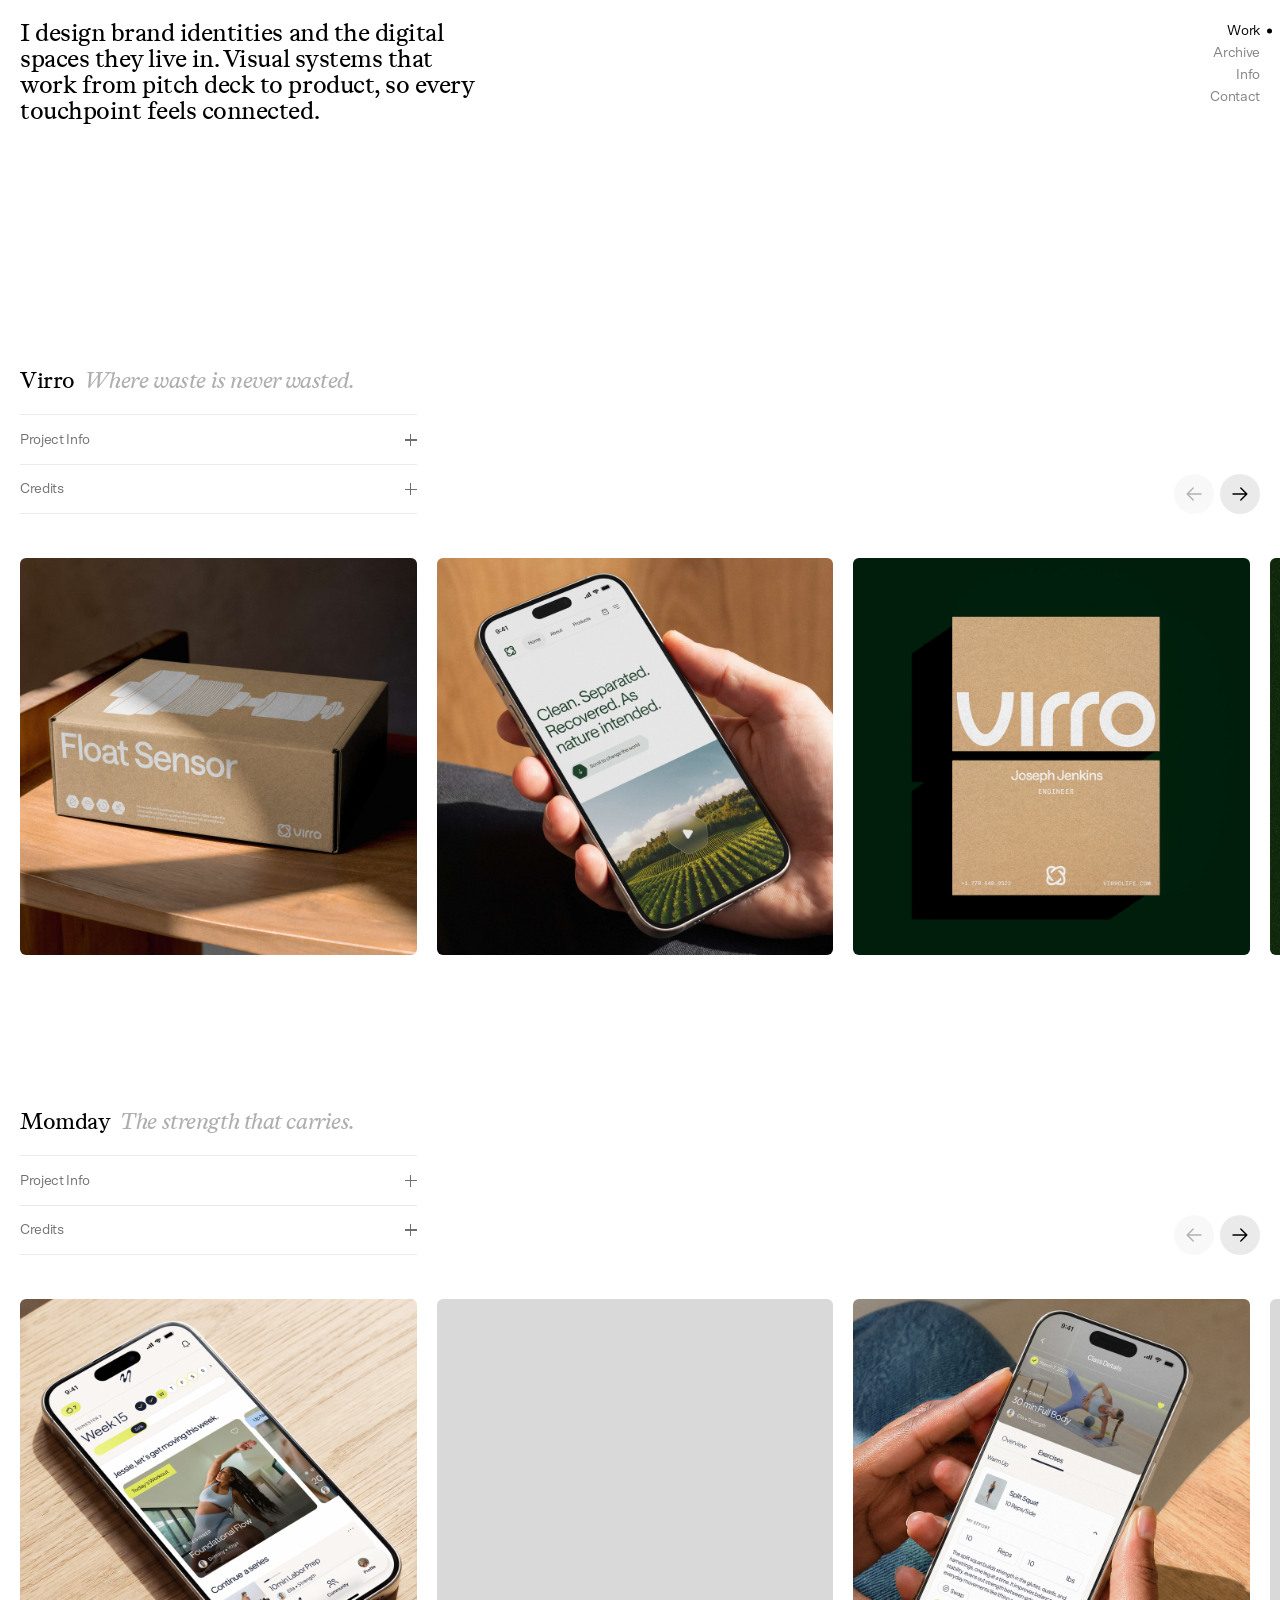
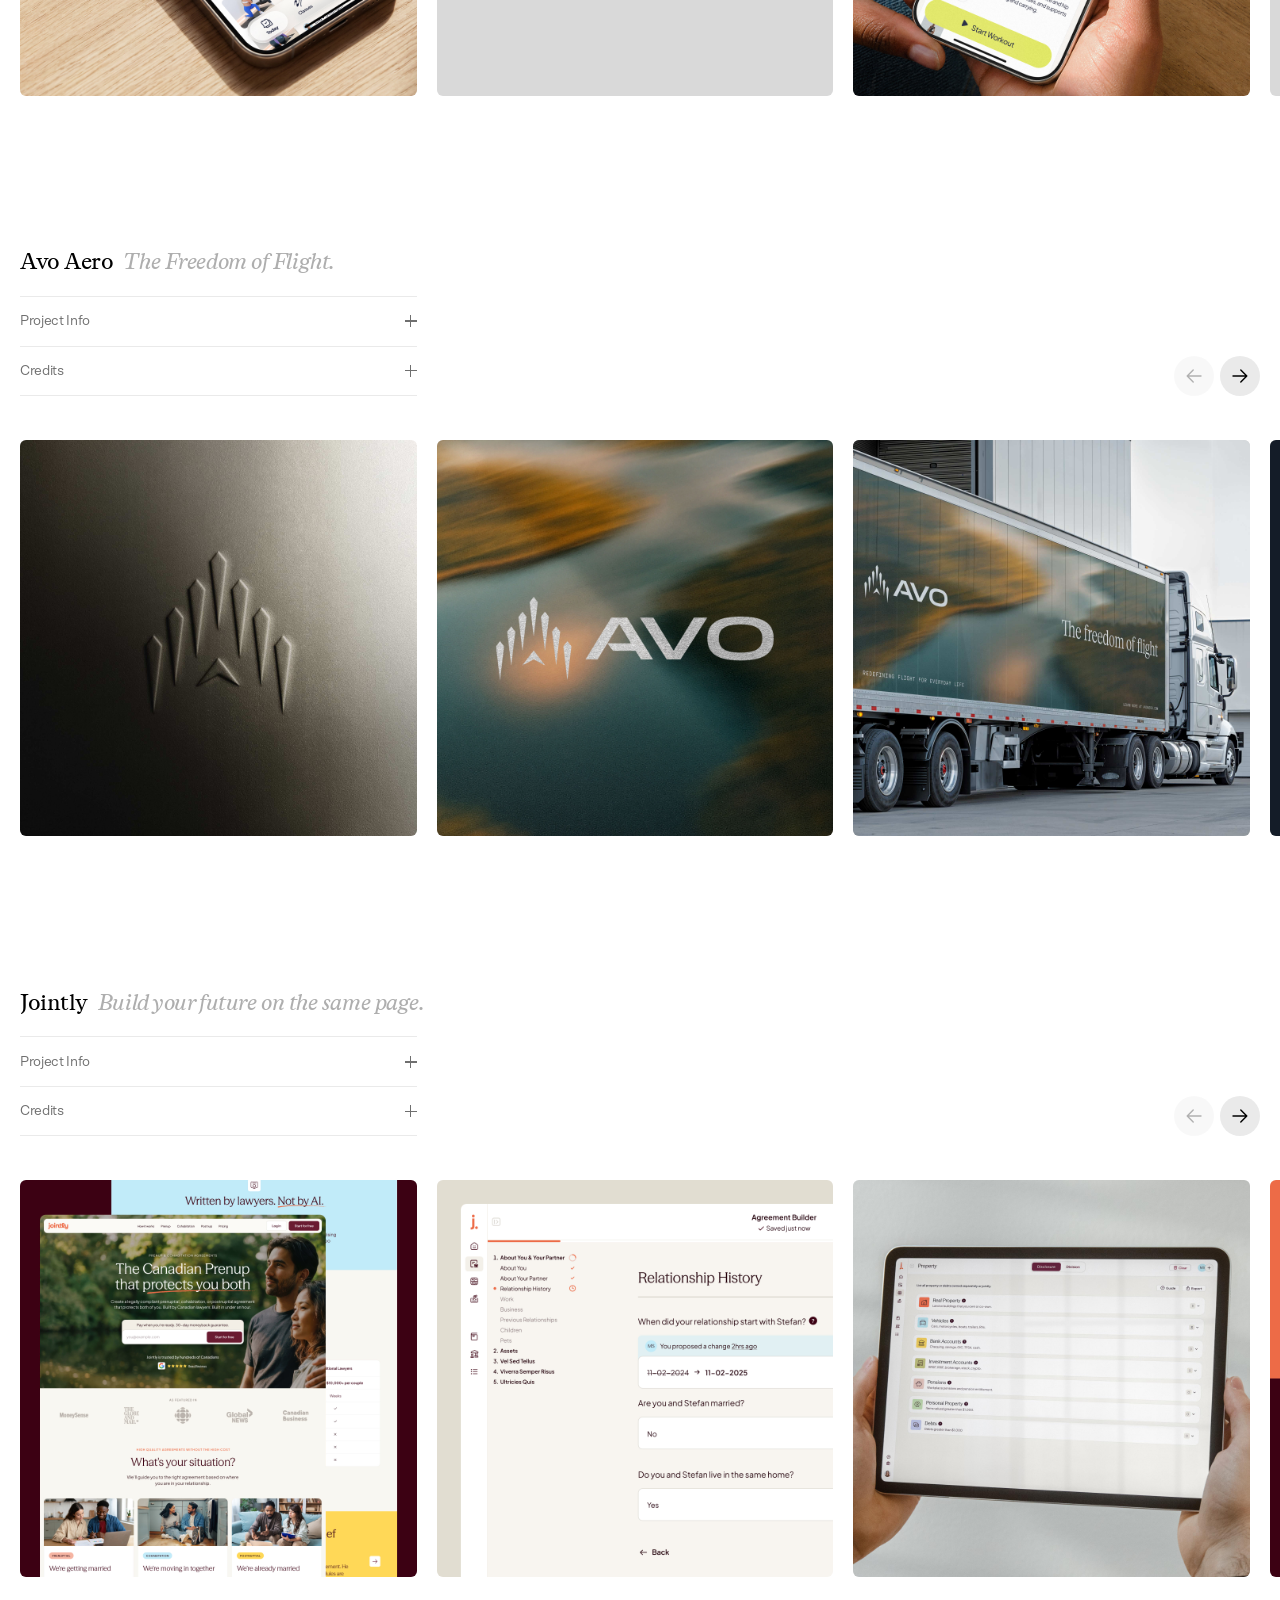
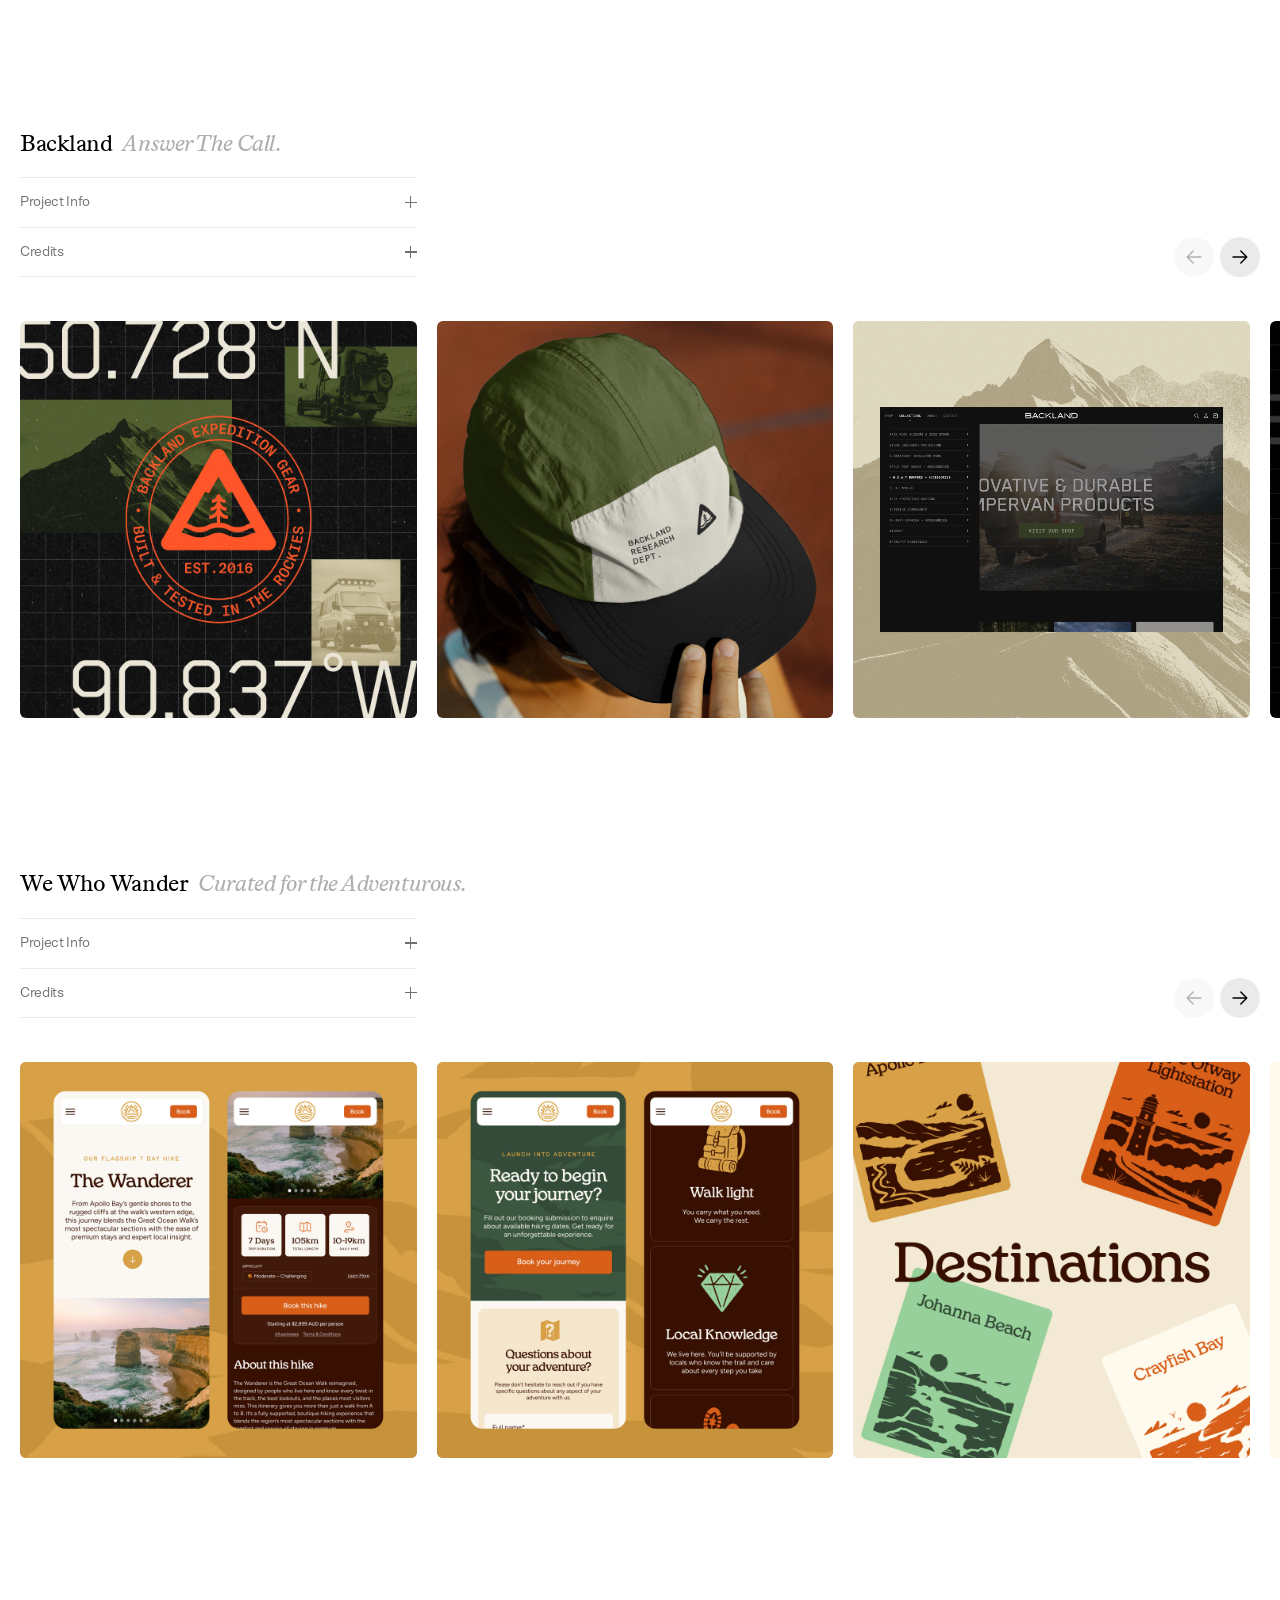
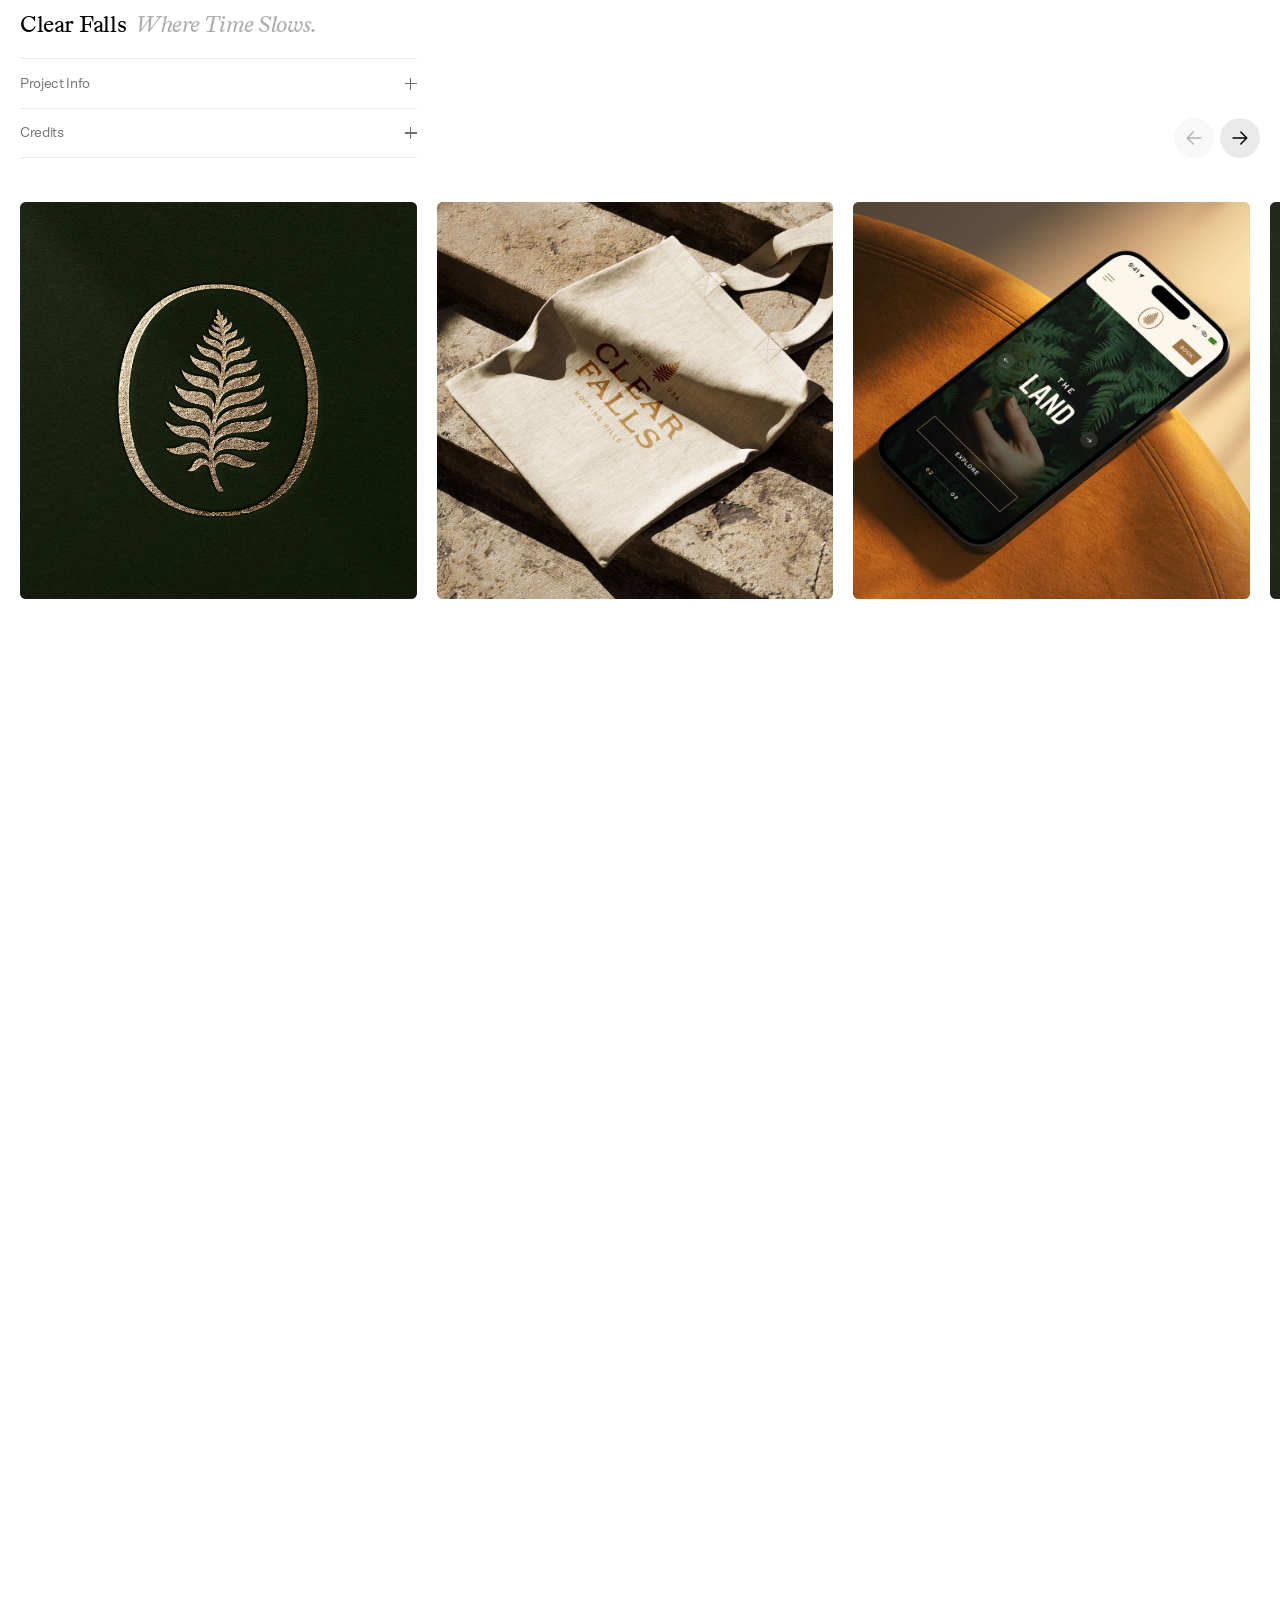
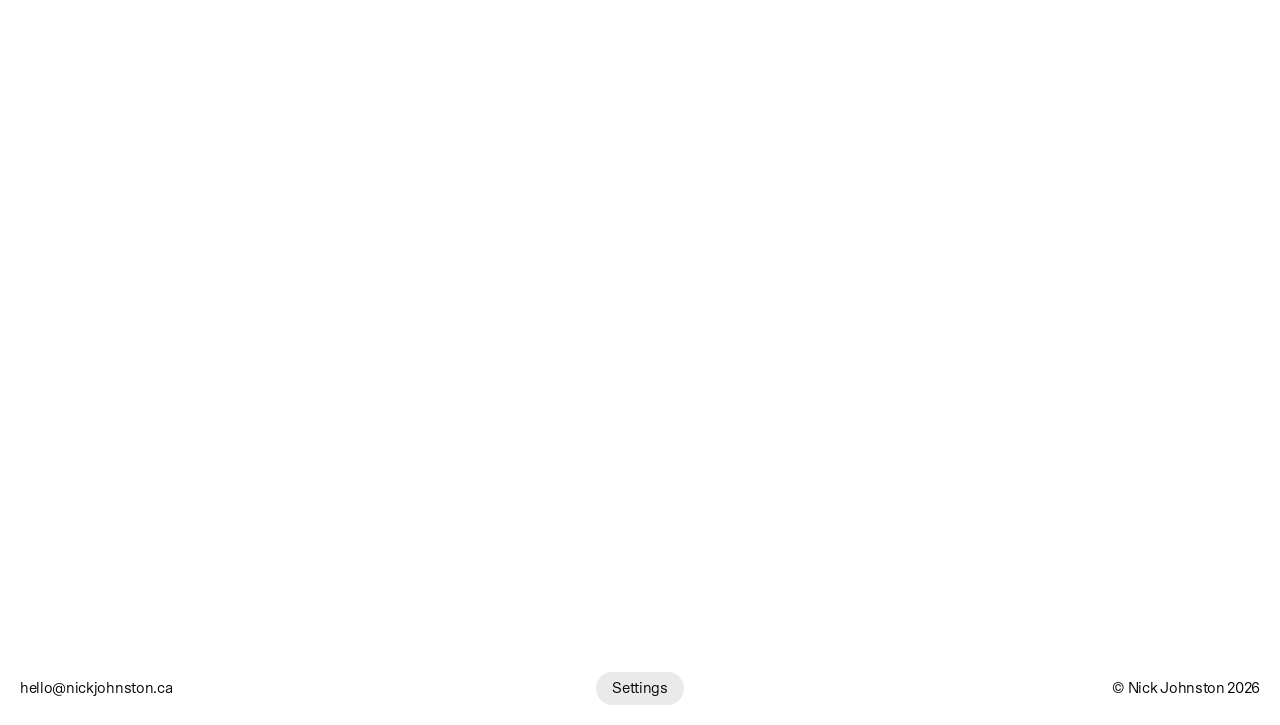
<file: index.html>
<!DOCTYPE html>
<html lang="en">
<head>
  <meta charset="UTF-8">
  <meta name="viewport" content="width=device-width, initial-scale=1.0">
  <title>Nick Johnston - Brand &amp; Interface Designer</title>
  <link rel="icon" href="favicon.ico" sizes="any">
  <meta name="description" content="Brand and interface designer in Squamish, BC, building connected brand experiences for companies with a story to tell, from pitch deck to product.">
  <meta property="og:type" content="website">
  <meta property="og:site_name" content="Nick Johnston">
  <meta property="og:title" content="Nick Johnston - Brand &amp; Interface Designer">
  <meta property="og:description" content="Brand and interface designer in Squamish, BC, building connected brand experiences for companies with a story to tell, from pitch deck to product.">
  <meta property="og:url" content="https://nickjohnston.ca/">
  <meta property="og:image" content="https://nickjohnston.ca/images/og/nj-og.jpg">
  <meta property="og:image:width" content="1200">
  <meta property="og:image:height" content="630">
  <meta property="og:image:alt" content="Identities and Interfaces. Nick Johnston designs brands, apps, and websites.">
  <meta name="twitter:card" content="summary_large_image">
  <script>
    /* Apply the theme before first paint to avoid a flash. A saved choice
       from the settings menu wins; otherwise follow the system setting. */
    try {
      var savedTheme = localStorage.getItem('theme');
    } catch (e) {}
    if (savedTheme === 'light' || (savedTheme !== 'dark' &&
        window.matchMedia('(prefers-color-scheme: light)').matches)) {
      document.documentElement.setAttribute('data-theme', 'light');
    }
    /* Flag the intro reveal pre-paint so the text never flashes unsplit.
       Skipped for reduced motion: stagger delays would survive the global
       duration override and letters would pop in one by one. */
    if (!window.matchMedia('(prefers-reduced-motion: reduce)').matches) {
      document.documentElement.classList.add('anim-intro');
    }
  </script>
  <link rel="stylesheet" href="css/styles.css">
</head>
<body>

  <header class="site-header grid-12">
    <p class="intro">I design brand identities and the digital spaces they live in. Visual systems that work from pitch deck to product, so every touchpoint feels&nbsp;connected.</p>
    <nav class="site-nav" aria-label="Main">
      <ul>
        <li><a href="index.html" aria-current="page"><span class="roll"><span>Work</span><span aria-hidden="true">Work</span></span></a></li>
        <li class="nav-archive">
          <a href="archive.html"><span class="roll"><span>Archive</span><span aria-hidden="true">Archive</span></span></a>
          <span class="nav-sub">
            <span aria-hidden="true">[</span>
            <a href="archive.html" data-view="design"><span class="roll"><span>Design</span><span aria-hidden="true">Design</span></span></a>
            <span aria-hidden="true">/</span>
            <a href="archive.html?view=logos" data-view="logos"><span class="roll"><span>Logos</span><span aria-hidden="true">Logos</span></span></a>
            <span aria-hidden="true">]</span>
          </span>
        </li>
        <li><a href="info.html"><span class="roll"><span>Info</span><span aria-hidden="true">Info</span></span></a></li>
        <li><a href="contact.html"><span class="roll"><span>Contact</span><span aria-hidden="true">Contact</span></span></a></li>
      </ul>
    </nav>
  </header>

  <main>
    <section class="project" data-carousel aria-labelledby="title-virro">
      <div class="project-header grid-12">
        <h2 class="project-title" id="title-virro">Virro<span class="sr-only">, </span><span class="tagline">Where waste is never wasted.</span></h2>
        <div class="project-acc">
          <button class="project-acc-item" type="button" data-panel="info" aria-expanded="false" aria-controls="info-virro">
            <span class="roll"><span>Project Info</span><span aria-hidden="true">Project Info</span></span>
            <span class="project-acc-sign" aria-hidden="true"></span>
          </button>
          <button class="project-acc-item" type="button" data-panel="credits" aria-expanded="false" aria-controls="credits-virro">
            <span class="roll"><span>Credits</span><span aria-hidden="true">Credits</span></span>
            <span class="project-acc-sign" aria-hidden="true"></span>
          </button>
        </div>
        <div class="project-acc-content">
          <div tabindex="0" class="project-acc-panel project-acc-panel-info" id="info-virro">
            <p>Brand strategy, product names, and visual identity for Virro. The concept of the composting toilet is not new, but the Virro team's approach to it is. We worked with them to understand their unique POV and translate it into a compelling identity that sets them apart from the legacy sanitation players in the space.</p>
          </div>
          <div tabindex="0" class="project-acc-panel project-acc-panel-credits" id="credits-virro">
            <ul>
              <li><span class="credit-label">Agency:</span> Diver</li>
              <li><span class="credit-label">Strategy:</span> John Edmonds</li>
              <li><span class="credit-label">Creative Direction &amp; Design:</span> Nick Johnston</li>
            </ul>
          </div>
        </div>
        <div class="carousel-arrows">
          <button class="arrow" type="button" data-dir="prev" aria-label="Previous Virro image"><svg width="16" height="14" viewBox="0 0 16 14" fill="none" xmlns="http://www.w3.org/2000/svg" aria-hidden="true"><path d="M7.2 1 1.2 7l6 6M1.2 7H15" stroke="currentColor" stroke-width="1.4" stroke-linecap="round" stroke-linejoin="round"/></svg></button>
          <button class="arrow" type="button" data-dir="next" aria-label="Next Virro image"><svg width="16" height="14" viewBox="0 0 16 14" fill="none" xmlns="http://www.w3.org/2000/svg" aria-hidden="true"><path d="M8.8 1l6 6-6 6M14.8 7H1" stroke="currentColor" stroke-width="1.4" stroke-linecap="round" stroke-linejoin="round"/></svg></button>
        </div>
      </div>
      <div class="carousel" tabindex="0" aria-label="Virro project images">
        <div class="slide" data-slot="virro-01" role="group" aria-label="Virro image 1 of 13: process badge pattern"><img src="images/virro/virro-01.jpg" alt=""></div>
        <div class="slide" data-slot="virro-02" role="group" aria-label="Virro image 2 of 13: mobile site home screen"><img src="images/virro/virro-02.jpg" alt=""></div>
        <div class="slide" data-slot="virro-03" role="group" aria-label="Virro image 3 of 13: business cards"><img src="images/virro/virro-03.jpg" alt=""></div>
        <div class="slide" data-slot="virro-04" role="group" aria-label="Virro image 4 of 13: animated water-free badge icon"><img src="images/virro/virro-04.gif" alt=""></div>
        <div class="slide" data-slot="virro-05" role="group" aria-label="Virro image 5 of 13: water savings counter display"><img src="images/virro/virro-05.jpg" alt="" loading="lazy"></div>
        <div class="slide" data-slot="virro-06" role="group" aria-label="Virro image 6 of 13: embossed logo detail"><img src="images/virro/virro-06.jpg" alt="" loading="lazy"></div>
        <div class="slide" data-slot="virro-07" role="group" aria-label="Virro image 7 of 13: Renue product page on mobile"><img src="images/virro/virro-07.jpg" alt="" loading="lazy"></div>
        <div class="slide" data-slot="virro-08" role="group" aria-label="Virro image 8 of 13: Renue packaging"><img src="images/virro/virro-08.jpg" alt="" loading="lazy"></div>
        <div class="slide" data-slot="virro-09" role="group" aria-label="Virro image 9 of 13: tote bag"><img src="images/virro/virro-09.jpg" alt="" loading="lazy"></div>
        <div class="slide" data-slot="virro-10" role="group" aria-label="Virro image 10 of 13: process badge pattern"><img src="images/virro/virro-10.jpg" alt="" loading="lazy"></div>
        <div class="slide" data-slot="virro-11" role="group" aria-label="Virro image 11 of 13: brand brochure"><img src="images/virro/virro-11.jpg" alt="" loading="lazy"></div>
        <div class="slide" data-slot="virro-12" role="group" aria-label="Virro image 12 of 13: mobile app, Re-Gen Lifecycle screen"><img src="images/virro/virro-12.jpg" alt="" loading="lazy"></div>
        <div class="slide" data-slot="virro-13" role="group" aria-label="Virro image 13 of 13: animated brand color palette"><img src="images/virro/virro-13.gif" alt="" loading="lazy"></div>
      </div>
    </section>
    <section class="project" data-carousel aria-labelledby="title-momday">
      <div class="project-header grid-12">
        <h2 class="project-title" id="title-momday">Momday<span class="sr-only">, </span><span class="tagline">The strength that carries.</span></h2>
        <div class="project-acc">
          <button class="project-acc-item" type="button" data-panel="info" aria-expanded="false" aria-controls="info-momday">
            <span class="roll"><span>Project Info</span><span aria-hidden="true">Project Info</span></span>
            <span class="project-acc-sign" aria-hidden="true"></span>
          </button>
          <button class="project-acc-item" type="button" data-panel="credits" aria-expanded="false" aria-controls="credits-momday">
            <span class="roll"><span>Credits</span><span aria-hidden="true">Credits</span></span>
            <span class="project-acc-sign" aria-hidden="true"></span>
          </button>
        </div>
        <div class="project-acc-content">
          <div tabindex="0" class="project-acc-panel project-acc-panel-info" id="info-momday">
            <p>Momday is a fitness app for pregnant and postpartum women. They had outgrown their existing app and came to Input Logic to design new features, bring their new brand into the product, and build it. I worked with their team to translate the brand for digital, extending the brand standards and setting a clear direction for both the website and product UI. Alongside the UI work, we defined a motion language that carried through to their launch marketing materials.</p>
          </div>
          <div tabindex="0" class="project-acc-panel project-acc-panel-credits" id="credits-momday">
            <ul>
              <li><span class="credit-label">Agency:</span> Input Logic</li>
              <li><span class="credit-label">Brand Strategy:</span> Frank Strategy</li>
              <li><span class="credit-label">Brand Design:</span> Talia Cohen</li>
              <li><span class="credit-label">UX:</span> Nelson Reid</li>
              <li><span class="credit-label">Product Design:</span> Nick Johnston</li>
            </ul>
          </div>
        </div>
        <div class="carousel-arrows">
          <button class="arrow" type="button" data-dir="prev" aria-label="Previous Momday image"><svg width="16" height="14" viewBox="0 0 16 14" fill="none" xmlns="http://www.w3.org/2000/svg" aria-hidden="true"><path d="M7.2 1 1.2 7l6 6M1.2 7H15" stroke="currentColor" stroke-width="1.4" stroke-linecap="round" stroke-linejoin="round"/></svg></button>
          <button class="arrow" type="button" data-dir="next" aria-label="Next Momday image"><svg width="16" height="14" viewBox="0 0 16 14" fill="none" xmlns="http://www.w3.org/2000/svg" aria-hidden="true"><path d="M8.8 1l6 6-6 6M14.8 7H1" stroke="currentColor" stroke-width="1.4" stroke-linecap="round" stroke-linejoin="round"/></svg></button>
        </div>
      </div>
      <div class="carousel" tabindex="0" aria-label="Momday project images">
        <div class="slide" data-slot="momday-01" role="group" aria-label="Momday image 1 of 9"><img src="images/momday/momday-01.jpg" alt="" loading="lazy"></div>
        <div class="slide" data-slot="momday-02" role="group" aria-label="Momday image 2 of 9"><video src="images/momday/momday-02.mp4" autoplay muted loop playsinline preload="metadata"></video></div>
        <div class="slide" data-slot="momday-03" role="group" aria-label="Momday image 3 of 9"><img src="images/momday/momday-03.jpg" alt="" loading="lazy"></div>
        <div class="slide" data-slot="momday-04" role="group" aria-label="Momday image 4 of 9"><video src="images/momday/momday-04.mp4" autoplay muted loop playsinline preload="metadata"></video></div>
        <div class="slide" data-slot="momday-05" role="group" aria-label="Momday image 5 of 9"><img src="images/momday/momday-05.png" alt="" loading="lazy"></div>
        <div class="slide" data-slot="momday-06" role="group" aria-label="Momday image 6 of 9"><video src="images/momday/momday-06.mp4" autoplay muted loop playsinline preload="metadata"></video></div>
        <div class="slide" data-slot="momday-07" role="group" aria-label="Momday image 7 of 9"><img src="images/momday/momday-07.png" alt="" loading="lazy"></div>
        <div class="slide" data-slot="momday-08" role="group" aria-label="Momday image 8 of 9"><img src="images/momday/momday-08.jpg" alt="" loading="lazy"></div>
        <div class="slide" data-slot="momday-09" role="group" aria-label="Momday image 9 of 9"><img src="images/momday/momday-09.png" alt="" loading="lazy"></div>
      </div>
    </section>
    <section class="project" data-carousel aria-labelledby="title-avo-aero">
      <div class="project-header grid-12">
        <h2 class="project-title" id="title-avo-aero">Avo Aero<span class="sr-only">, </span><span class="tagline">The Freedom of Flight.</span></h2>
        <div class="project-acc">
          <button class="project-acc-item" type="button" data-panel="info" aria-expanded="false" aria-controls="info-avo-aero">
            <span class="roll"><span>Project Info</span><span aria-hidden="true">Project Info</span></span>
            <span class="project-acc-sign" aria-hidden="true"></span>
          </button>
          <button class="project-acc-item" type="button" data-panel="credits" aria-expanded="false" aria-controls="credits-avo-aero">
            <span class="roll"><span>Credits</span><span aria-hidden="true">Credits</span></span>
            <span class="project-acc-sign" aria-hidden="true"></span>
          </button>
        </div>
        <div class="project-acc-content">
          <div tabindex="0" class="project-acc-panel project-acc-panel-info" id="info-avo-aero">
            <p>Avo Aero has an ambitious goal: to make eVTOL vehicles commonplace in driveways across the US. When the founder approached Diver, he was building small-scale prototypes and preparing to raise a major funding round, but he had no brand. He understood the power of good design and wanted to look credible to investors from day one. We worked with him to craft a clear, ownable brand strategy, a visual identity, a website, and a pitch deck written in the brand's voice to help him secure his first round of funding.</p>
          </div>
          <div tabindex="0" class="project-acc-panel project-acc-panel-credits" id="credits-avo-aero">
            <ul>
              <li><span class="credit-label">Agency:</span> Diver</li>
              <li><span class="credit-label">Brand Strategy:</span> John Edmonds</li>
              <li><span class="credit-label">Creative Direction &amp; Design:</span> Nick Johnston</li>
            </ul>
          </div>
        </div>
        <div class="carousel-arrows">
          <button class="arrow" type="button" data-dir="prev" aria-label="Previous Avo Aero image"><svg width="16" height="14" viewBox="0 0 16 14" fill="none" xmlns="http://www.w3.org/2000/svg" aria-hidden="true"><path d="M7.2 1 1.2 7l6 6M1.2 7H15" stroke="currentColor" stroke-width="1.4" stroke-linecap="round" stroke-linejoin="round"/></svg></button>
          <button class="arrow" type="button" data-dir="next" aria-label="Next Avo Aero image"><svg width="16" height="14" viewBox="0 0 16 14" fill="none" xmlns="http://www.w3.org/2000/svg" aria-hidden="true"><path d="M8.8 1l6 6-6 6M14.8 7H1" stroke="currentColor" stroke-width="1.4" stroke-linecap="round" stroke-linejoin="round"/></svg></button>
        </div>
      </div>
      <div class="carousel" tabindex="0" aria-label="Avo Aero project images">
        <div class="slide" data-slot="avo-aero-01" role="group" aria-label="Avo Aero image 1 of 17: embossed logo mark"><img src="images/avo-aero/avo-01.jpg" alt="" loading="lazy"></div>
        <div class="slide" data-slot="avo-aero-02" role="group" aria-label="Avo Aero image 2 of 17: logo lockup"><img src="images/avo-aero/avo-02.jpg" alt="" loading="lazy"></div>
        <div class="slide" data-slot="avo-aero-03" role="group" aria-label="Avo Aero image 3 of 17: trailer livery"><img src="images/avo-aero/avo-03.jpg" alt="" loading="lazy"></div>
        <div class="slide" data-slot="avo-aero-04" role="group" aria-label="Avo Aero image 4 of 17: animated typography specimen"><img src="images/avo-aero/avo-04.gif" alt="" loading="lazy"></div>
        <div class="slide" data-slot="avo-aero-05" role="group" aria-label="Avo Aero image 5 of 17: brand color palette"><img src="images/avo-aero/avo-05.jpg" alt="" loading="lazy"></div>
        <div class="slide" data-slot="avo-aero-06" role="group" aria-label="Avo Aero image 6 of 17: business cards"><img src="images/avo-aero/avo-06.jpg" alt="" loading="lazy"></div>
        <div class="slide" data-slot="avo-aero-07" role="group" aria-label="Avo Aero image 7 of 17: logo construction grid"><img src="images/avo-aero/avo-07.jpg" alt="" loading="lazy"></div>
        <div class="slide" data-slot="avo-aero-08" role="group" aria-label="Avo Aero image 8 of 17: brand book"><img src="images/avo-aero/avo-08.jpg" alt="" loading="lazy"></div>
        <div class="slide" data-slot="avo-aero-09" role="group" aria-label="Avo Aero image 9 of 17: freedom of flight motion piece"><img src="images/avo-aero/avo-09.gif" alt="" loading="lazy"></div>
        <div class="slide" data-slot="avo-aero-10" role="group" aria-label="Avo Aero image 10 of 17: tote bag"><img src="images/avo-aero/avo-10.jpg" alt="" loading="lazy"></div>
        <div class="slide" data-slot="avo-aero-11" role="group" aria-label="Avo Aero image 11 of 17: website on tablet"><img src="images/avo-aero/avo-11.jpg" alt="" loading="lazy"></div>
        <div class="slide" data-slot="avo-aero-12" role="group" aria-label="Avo Aero image 12 of 17: lanyard badges"><img src="images/avo-aero/avo-12.jpg" alt="" loading="lazy"></div>
        <div class="slide" data-slot="avo-aero-13" role="group" aria-label="Avo Aero image 13 of 17: embroidered cap"><img src="images/avo-aero/avo-13.jpg" alt="" loading="lazy"></div>
        <div class="slide" data-slot="avo-aero-14" role="group" aria-label="Avo Aero image 14 of 17: freedom of flight type poster"><img src="images/avo-aero/avo-14.jpg" alt="" loading="lazy"></div>
        <div class="slide" data-slot="avo-aero-15" role="group" aria-label="Avo Aero image 15 of 17: woven garment label"><img src="images/avo-aero/avo-15.jpg" alt="" loading="lazy"></div>
        <div class="slide" data-slot="avo-aero-16" role="group" aria-label="Avo Aero image 16 of 17: chrome vehicle badge"><img src="images/avo-aero/avo-16.jpg" alt="" loading="lazy"></div>
        <div class="slide" data-slot="avo-aero-17" role="group" aria-label="Avo Aero image 17 of 17: chrome vehicle badge"><img src="images/avo-aero/avo-17.jpg" alt="" loading="lazy"></div>
      </div>
    </section>
    <section class="project" data-carousel aria-labelledby="title-jointly">
      <div class="project-header grid-12">
        <h2 class="project-title" id="title-jointly">Jointly<span class="sr-only">, </span><span class="tagline">Build your future on the same page.</span></h2>
        <div class="project-acc">
          <button class="project-acc-item" type="button" data-panel="info" aria-expanded="false" aria-controls="info-jointly">
            <span class="roll"><span>Project Info</span><span aria-hidden="true">Project Info</span></span>
            <span class="project-acc-sign" aria-hidden="true"></span>
          </button>
          <button class="project-acc-item" type="button" data-panel="credits" aria-expanded="false" aria-controls="credits-jointly">
            <span class="roll"><span>Credits</span><span aria-hidden="true">Credits</span></span>
            <span class="project-acc-sign" aria-hidden="true"></span>
          </button>
        </div>
        <div class="project-acc-content">
          <div tabindex="0" class="project-acc-panel project-acc-panel-info" id="info-jointly">
            <p>Jointly is a prenuptial and cohabitation agreement builder. They came to Input Logic with an existing product and brand, and I worked with their team to update the visual identity, product UI, and marketing site.</p>
          </div>
          <div tabindex="0" class="project-acc-panel project-acc-panel-credits" id="credits-jointly">
            <ul>
              <li><span class="credit-label">Agency:</span> Input Logic</li>
              <li><span class="credit-label">UX:</span> Nelson Reid</li>
              <li><span class="credit-label">Creative Direction &amp; Product Design:</span> Nick Johnston</li>
            </ul>
          </div>
        </div>
        <div class="carousel-arrows">
          <button class="arrow" type="button" data-dir="prev" aria-label="Previous Jointly image"><svg width="16" height="14" viewBox="0 0 16 14" fill="none" xmlns="http://www.w3.org/2000/svg" aria-hidden="true"><path d="M7.2 1 1.2 7l6 6M1.2 7H15" stroke="currentColor" stroke-width="1.4" stroke-linecap="round" stroke-linejoin="round"/></svg></button>
          <button class="arrow" type="button" data-dir="next" aria-label="Next Jointly image"><svg width="16" height="14" viewBox="0 0 16 14" fill="none" xmlns="http://www.w3.org/2000/svg" aria-hidden="true"><path d="M8.8 1l6 6-6 6M14.8 7H1" stroke="currentColor" stroke-width="1.4" stroke-linecap="round" stroke-linejoin="round"/></svg></button>
        </div>
      </div>
      <div class="carousel" tabindex="0" aria-label="Jointly project images">
        <div class="slide" data-slot="jointly-01" role="group" aria-label="Jointly image 1 of 14: website on laptop"><img src="images/jointly/j-01.jpg" alt="" loading="lazy"></div>
        <div class="slide" data-slot="jointly-02" role="group" aria-label="Jointly image 2 of 14: relationship history form"><img src="images/jointly/j-02.jpg" alt="" loading="lazy"></div>
        <div class="slide" data-slot="jointly-03" role="group" aria-label="Jointly image 3 of 14: brand collage"><img src="images/jointly/j-03.jpg" alt="" loading="lazy"></div>
        <div class="slide" data-slot="jointly-04" role="group" aria-label="Jointly image 4 of 14: brand color palette"><img src="images/jointly/j-04.jpg" alt="" loading="lazy"></div>
        <div class="slide" data-slot="jointly-05" role="group" aria-label="Jointly image 5 of 14: type specimen"><img src="images/jointly/j-05.jpg" alt="" loading="lazy"></div>
        <div class="slide" data-slot="jointly-06" role="group" aria-label="Jointly image 6 of 14: agreement builder dashboard"><img src="images/jointly/j-06.jpg" alt="" loading="lazy"></div>
        <div class="slide" data-slot="jointly-07" role="group" aria-label="Jointly image 7 of 14"><img src="images/jointly/j-07.gif" alt="" loading="lazy"></div>
        <div class="slide" data-slot="jointly-08" role="group" aria-label="Jointly image 8 of 14: FAQ page"><img src="images/jointly/j-08.jpg" alt="" loading="lazy"></div>
        <div class="slide" data-slot="jointly-09" role="group" aria-label="Jointly image 9 of 14: agreement builder start screen"><img src="images/jointly/j-09.jpg" alt="" loading="lazy"></div>
        <div class="slide" data-slot="jointly-10" role="group" aria-label="Jointly image 10 of 14: three easy steps page"><img src="images/jointly/j-10.jpg" alt="" loading="lazy"></div>
        <div class="slide" data-slot="jointly-11" role="group" aria-label="Jointly image 11 of 14: website on laptop"><img src="images/jointly/j-11.jpg" alt="" loading="lazy"></div>
        <div class="slide" data-slot="jointly-12" role="group" aria-label="Jointly image 12 of 14: property disclosure screen"><img src="images/jointly/j-12.jpg" alt="" loading="lazy"></div>
        <div class="slide" data-slot="jointly-13" role="group" aria-label="Jointly image 13 of 14: family law course pages"><img src="images/jointly/j-13.jpg" alt="" loading="lazy"></div>
        <div class="slide" data-slot="jointly-14" role="group" aria-label="Jointly image 14 of 14: brand collage"><img src="images/jointly/j-14.jpg" alt="" loading="lazy"></div>
      </div>
    </section>
    <section class="project" data-carousel aria-labelledby="title-backland">
      <div class="project-header grid-12">
        <h2 class="project-title" id="title-backland">Backland<span class="sr-only">, </span><span class="tagline">Answer The Call.</span></h2>
        <div class="project-acc">
          <button class="project-acc-item" type="button" data-panel="info" aria-expanded="false" aria-controls="info-backland">
            <span class="roll"><span>Project Info</span><span aria-hidden="true">Project Info</span></span>
            <span class="project-acc-sign" aria-hidden="true"></span>
          </button>
          <button class="project-acc-item" type="button" data-panel="credits" aria-expanded="false" aria-controls="credits-backland">
            <span class="roll"><span>Credits</span><span aria-hidden="true">Credits</span></span>
            <span class="project-acc-sign" aria-hidden="true"></span>
          </button>
        </div>
        <div class="project-acc-content">
          <div tabindex="0" class="project-acc-panel project-acc-panel-info" id="info-backland">
            <p>What started as a typography exercise turned into a full visual identity update. Backland first approached me to design title typography for a few films they were producing, but it became clear early on that a full identity refresh would help support the new type direction. I updated their visual identity and gave them a new toolkit for creating marketing materials. The result cuts through a category crowded with loud, condensed typefaces and aggressive design. It feels technical, rugged, and precise, just like the products they build.</p>
          </div>
          <div tabindex="0" class="project-acc-panel project-acc-panel-credits" id="credits-backland">
            <ul>
              <li><span class="credit-label">Agency:</span> Diver</li>
              <li><span class="credit-label">Creative Direction &amp; Design:</span> Nick Johnston</li>
            </ul>
          </div>
        </div>
        <div class="carousel-arrows">
          <button class="arrow" type="button" data-dir="prev" aria-label="Previous Backland image"><svg width="16" height="14" viewBox="0 0 16 14" fill="none" xmlns="http://www.w3.org/2000/svg" aria-hidden="true"><path d="M7.2 1 1.2 7l6 6M1.2 7H15" stroke="currentColor" stroke-width="1.4" stroke-linecap="round" stroke-linejoin="round"/></svg></button>
          <button class="arrow" type="button" data-dir="next" aria-label="Next Backland image"><svg width="16" height="14" viewBox="0 0 16 14" fill="none" xmlns="http://www.w3.org/2000/svg" aria-hidden="true"><path d="M8.8 1l6 6-6 6M14.8 7H1" stroke="currentColor" stroke-width="1.4" stroke-linecap="round" stroke-linejoin="round"/></svg></button>
        </div>
      </div>
      <div class="carousel" tabindex="0" aria-label="Backland project images">
        <div class="slide" data-slot="backland-01" role="group" aria-label="Backland image 1 of 12: expedition badge"><img src="images/backland/bl-01.jpg" alt="" loading="lazy"></div>
        <div class="slide" data-slot="backland-02" role="group" aria-label="Backland image 2 of 12: five-panel cap"><img src="images/backland/bl-02.jpg" alt="" loading="lazy"></div>
        <div class="slide" data-slot="backland-03" role="group" aria-label="Backland image 3 of 12: animated website home page"><img src="images/backland/bl-03.gif" alt="" loading="lazy"></div>
        <div class="slide" data-slot="backland-04" role="group" aria-label="Backland image 4 of 12: OX and APEX series packaging"><img src="images/backland/bl-04.jpg" alt="" loading="lazy"></div>
        <div class="slide" data-slot="backland-05" role="group" aria-label="Backland image 5 of 12: OX and APEX series packaging"><img src="images/backland/bl-05.jpg" alt="" loading="lazy"></div>
        <div class="slide" data-slot="backland-06" role="group" aria-label="Backland image 6 of 12: poster pair"><img src="images/backland/bl-06.jpg" alt="" loading="lazy"></div>
        <div class="slide" data-slot="backland-07" role="group" aria-label="Backland image 7 of 12: water bottle"><img src="images/backland/bl-07.jpg" alt="" loading="lazy"></div>
        <div class="slide" data-slot="backland-08" role="group" aria-label="Backland image 8 of 12: brand book"><img src="images/backland/bl-08.jpg" alt="" loading="lazy"></div>
        <div class="slide" data-slot="backland-09" role="group" aria-label="Backland image 9 of 12: website on tablet"><img src="images/backland/bl-09.jpg" alt="" loading="lazy"></div>
        <div class="slide" data-slot="backland-10" role="group" aria-label="Backland image 10 of 12: storefront poster series"><img src="images/backland/bl-10.jpg" alt="" loading="lazy"></div>
        <div class="slide" data-slot="backland-11" role="group" aria-label="Backland image 11 of 12: product page on mobile"><img src="images/backland/bl-11.jpg" alt="" loading="lazy"></div>
        <div class="slide" data-slot="backland-12" role="group" aria-label="Backland image 12 of 12: painted hoarding signage"><img src="images/backland/bl-12.jpg" alt="" loading="lazy"></div>
      </div>
    </section>
    <section class="project" data-carousel aria-labelledby="title-we-who-wander">
      <div class="project-header grid-12">
        <h2 class="project-title" id="title-we-who-wander">We Who Wander<span class="sr-only">, </span><span class="tagline">Curated for the Adventurous.</span></h2>
        <div class="project-acc">
          <button class="project-acc-item" type="button" data-panel="info" aria-expanded="false" aria-controls="info-we-who-wander">
            <span class="roll"><span>Project Info</span><span aria-hidden="true">Project Info</span></span>
            <span class="project-acc-sign" aria-hidden="true"></span>
          </button>
          <button class="project-acc-item" type="button" data-panel="credits" aria-expanded="false" aria-controls="credits-we-who-wander">
            <span class="roll"><span>Credits</span><span aria-hidden="true">Credits</span></span>
            <span class="project-acc-sign" aria-hidden="true"></span>
          </button>
        </div>
        <div class="project-acc-content">
          <div tabindex="0" class="project-acc-panel project-acc-panel-info" id="info-we-who-wander">
            <p>Jack approached me to create a brand identity for his new premium hiking tour company along Australia's Great Ocean Walk. Together we created an identity that stands apart from the other operators in the area. At its heart is a set of landscape illustrations by Sebastian Abboud, used on everything from merch to the website. In a second phase, we designed and developed a custom site where guests can book their trip and their stay at Jack's hotel. This project is my favourite kind of work: designing everything from the brand through to every digital touchpoint of the business.</p>
          </div>
          <div tabindex="0" class="project-acc-panel project-acc-panel-credits" id="credits-we-who-wander">
            <ul>
              <li><span class="credit-label">Agency:</span> Diver</li>
              <li><span class="credit-label">Illustration:</span> Sebastian Abboud</li>
              <li><span class="credit-label">Website Development:</span> Input Logic</li>
              <li><span class="credit-label">Creative Direction &amp; Design:</span> Nick Johnston</li>
            </ul>
          </div>
        </div>
        <div class="carousel-arrows">
          <button class="arrow" type="button" data-dir="prev" aria-label="Previous We Who Wander image"><svg width="16" height="14" viewBox="0 0 16 14" fill="none" xmlns="http://www.w3.org/2000/svg" aria-hidden="true"><path d="M7.2 1 1.2 7l6 6M1.2 7H15" stroke="currentColor" stroke-width="1.4" stroke-linecap="round" stroke-linejoin="round"/></svg></button>
          <button class="arrow" type="button" data-dir="next" aria-label="Next We Who Wander image"><svg width="16" height="14" viewBox="0 0 16 14" fill="none" xmlns="http://www.w3.org/2000/svg" aria-hidden="true"><path d="M8.8 1l6 6-6 6M14.8 7H1" stroke="currentColor" stroke-width="1.4" stroke-linecap="round" stroke-linejoin="round"/></svg></button>
        </div>
      </div>
      <div class="carousel" tabindex="0" aria-label="We Who Wander project images">
        <div class="slide" data-slot="we-who-wander-01" role="group" aria-label="We Who Wander image 1 of 15: The Wanderer hike pages on mobile"><img src="images/we-who-wander/www-01.jpg" alt="" loading="lazy"></div>
        <div class="slide" data-slot="we-who-wander-02" role="group" aria-label="We Who Wander image 2 of 15: booking and trail support pages on mobile"><img src="images/we-who-wander/www-02.jpg" alt="" loading="lazy"></div>
        <div class="slide" data-slot="we-who-wander-03" role="group" aria-label="We Who Wander image 3 of 15: Destinations postcard set"><img src="images/we-who-wander/www-03.jpg" alt="" loading="lazy"></div>
        <div class="slide" data-slot="we-who-wander-04" role="group" aria-label="We Who Wander image 4 of 15: animated sunrise and sunset logo mark"><img src="images/we-who-wander/www-04.gif" alt="" loading="lazy"></div>
        <div class="slide" data-slot="we-who-wander-05" role="group" aria-label="We Who Wander image 5 of 15: enamel pin"><img src="images/we-who-wander/www-05.jpg" alt="" loading="lazy"></div>
        <div class="slide" data-slot="we-who-wander-06" role="group" aria-label="We Who Wander image 6 of 15: Curated for the Adventurous hoarding"><img src="images/we-who-wander/www-06.jpg" alt="" loading="lazy"></div>
        <div class="slide" data-slot="we-who-wander-07" role="group" aria-label="We Who Wander image 7 of 15: Apollo Bay tee shirts"><img src="images/we-who-wander/www-07.jpg" alt="" loading="lazy"></div>
        <div class="slide" data-slot="we-who-wander-08" role="group" aria-label="We Who Wander image 8 of 15: wordmark pattern"><img src="images/we-who-wander/www-08.jpg" alt="" loading="lazy"></div>
        <div class="slide" data-slot="we-who-wander-09" role="group" aria-label="We Who Wander image 9 of 15: guest book"><img src="images/we-who-wander/www-09.jpg" alt="" loading="lazy"></div>
        <div class="slide" data-slot="we-who-wander-10" role="group" aria-label="We Who Wander image 10 of 15: website trip listings on laptop"><img src="images/we-who-wander/www-10.jpg" alt="" loading="lazy"></div>
        <div class="slide" data-slot="we-who-wander-11" role="group" aria-label="We Who Wander image 11 of 15: social media feed"><img src="images/we-who-wander/www-11.jpg" alt="" loading="lazy"></div>
        <div class="slide" data-slot="we-who-wander-12" role="group" aria-label="We Who Wander image 12 of 15: tote bag"><img src="images/we-who-wander/www-12.jpg" alt="" loading="lazy"></div>
        <div class="slide" data-slot="we-who-wander-13" role="group" aria-label="We Who Wander image 13 of 15: The Wanderer trip page on laptop"><img src="images/we-who-wander/www-13.jpg" alt="" loading="lazy"></div>
        <div class="slide" data-slot="we-who-wander-14" role="group" aria-label="We Who Wander image 14 of 15: destination names type pattern"><img src="images/we-who-wander/www-14.jpg" alt="" loading="lazy"></div>
        <div class="slide" data-slot="we-who-wander-15" role="group" aria-label="We Who Wander image 15 of 15: gold foil badge on fabric"><img src="images/we-who-wander/www-15.jpg" alt="" loading="lazy"></div>
      </div>
    </section>
    <section class="project" data-carousel aria-labelledby="title-clear-falls">
      <div class="project-header grid-12">
        <h2 class="project-title" id="title-clear-falls">Clear Falls<span class="sr-only">, </span><span class="tagline">Where Time Slows.</span></h2>
        <div class="project-acc">
          <button class="project-acc-item" type="button" data-panel="info" aria-expanded="false" aria-controls="info-clear-falls">
            <span class="roll"><span>Project Info</span><span aria-hidden="true">Project Info</span></span>
            <span class="project-acc-sign" aria-hidden="true"></span>
          </button>
          <button class="project-acc-item" type="button" data-panel="credits" aria-expanded="false" aria-controls="credits-clear-falls">
            <span class="roll"><span>Credits</span><span aria-hidden="true">Credits</span></span>
            <span class="project-acc-sign" aria-hidden="true"></span>
          </button>
        </div>
        <div class="project-acc-content">
          <div tabindex="0" class="project-acc-panel project-acc-panel-info" id="info-clear-falls">
            <p>A few years ago, I had the chance to work on a couple of projects for author James Clear, both tied to his family property in Hocking Hills, Ohio, which he named Clear Falls. James hired me to create a suite of logos, but what I presented was a full visual identity: typography, colours, website, and merch. His aha moment wasn't seeing the logo on a letterhead or etched into the metal of the front gate. It was seeing every other touchpoint considered, from the website all the way down to a pattern for wallpaper and napkins.</p>
          </div>
          <div tabindex="0" class="project-acc-panel project-acc-panel-credits" id="credits-clear-falls">
            <ul>
              <li><span class="credit-label">Creative Direction &amp; Design:</span> Nick Johnston</li>
              <li><span class="credit-label">Motion Design:</span> Andrew Embury</li>
            </ul>
          </div>
        </div>
        <div class="carousel-arrows">
          <button class="arrow" type="button" data-dir="prev" aria-label="Previous Clear Falls image"><svg width="16" height="14" viewBox="0 0 16 14" fill="none" xmlns="http://www.w3.org/2000/svg" aria-hidden="true"><path d="M7.2 1 1.2 7l6 6M1.2 7H15" stroke="currentColor" stroke-width="1.4" stroke-linecap="round" stroke-linejoin="round"/></svg></button>
          <button class="arrow" type="button" data-dir="next" aria-label="Next Clear Falls image"><svg width="16" height="14" viewBox="0 0 16 14" fill="none" xmlns="http://www.w3.org/2000/svg" aria-hidden="true"><path d="M8.8 1l6 6-6 6M14.8 7H1" stroke="currentColor" stroke-width="1.4" stroke-linecap="round" stroke-linejoin="round"/></svg></button>
        </div>
      </div>
      <div class="carousel" tabindex="0" aria-label="Clear Falls project images">
        <div class="slide" data-slot="clear-falls-01" role="group" aria-label="Clear Falls image 1 of 14: animated gold foil fern emblem"><img src="images/clear-falls/cf-01.gif" alt="" loading="lazy"></div>
        <div class="slide" data-slot="clear-falls-02" role="group" aria-label="Clear Falls image 2 of 14: tote bag"><img src="images/clear-falls/cf-02.jpg" alt="" loading="lazy"></div>
        <div class="slide" data-slot="clear-falls-03" role="group" aria-label="Clear Falls image 3 of 14: The Land website on mobile"><img src="images/clear-falls/cf-03.jpg" alt="" loading="lazy"></div>
        <div class="slide" data-slot="clear-falls-04" role="group" aria-label="Clear Falls image 4 of 14: logo lockup over cabin photograph"><img src="images/clear-falls/cf-04.jpg" alt="" loading="lazy"></div>
        <div class="slide" data-slot="clear-falls-05" role="group" aria-label="Clear Falls image 5 of 14: fern pattern textile"><img src="images/clear-falls/cf-05.jpg" alt="" loading="lazy"></div>
        <div class="slide" data-slot="clear-falls-06" role="group" aria-label="Clear Falls image 6 of 14: bathroom with fern wallpaper"><img src="images/clear-falls/cf-06.jpg" alt="" loading="lazy"></div>
        <div class="slide" data-slot="clear-falls-07" role="group" aria-label="Clear Falls image 7 of 14: booking website on laptop"><img src="images/clear-falls/cf-07.jpg" alt="" loading="lazy"></div>
        <div class="slide" data-slot="clear-falls-08" role="group" aria-label="Clear Falls image 8 of 14: embossed lockup on green"><img src="images/clear-falls/cf-08.jpg" alt="" loading="lazy"></div>
        <div class="slide" data-slot="clear-falls-09" role="group" aria-label="Clear Falls image 9 of 14: leather journal and notepad"><img src="images/clear-falls/cf-09.jpg" alt="" loading="lazy"></div>
        <div class="slide" data-slot="clear-falls-10" role="group" aria-label="Clear Falls image 10 of 14: leather journal and notepad"><img src="images/clear-falls/cf-10.jpg" alt="" loading="lazy"></div>
        <div class="slide" data-slot="clear-falls-11" role="group" aria-label="Clear Falls image 11 of 14: fern seal hoodie"><img src="images/clear-falls/cf-11.jpg" alt="" loading="lazy"></div>
        <div class="slide" data-slot="clear-falls-12" role="group" aria-label="Clear Falls image 12 of 14"><img src="images/clear-falls/cf-12.gif" alt="" loading="lazy"></div>
        <div class="slide" data-slot="clear-falls-13" role="group" aria-label="Clear Falls image 13 of 14: foil seal on brown paper"><img src="images/clear-falls/cf-13.jpg" alt="" loading="lazy"></div>
        <div class="slide" data-slot="clear-falls-14" role="group" aria-label="Clear Falls image 14 of 14: rotating gold monogram"><video src="images/clear-falls/cf-14.mp4" autoplay muted loop playsinline preload="metadata"></video></div>
      </div>
    </section>

    <section class="kind-words grid-12" aria-label="Testimonials">
      <h2 class="kind-words-label">Kind Words</h2>
      <div class="kind-words-quotes">
        <figure class="quote">
          <blockquote>
            <p>"Nick is one of the best designers I've worked with in my career. <span class="quote-key">He always finds a way to take your vision and elevate it to a higher level.</span> I keep bringing new projects to him because he delivers every time."</p>
          </blockquote>
          <figcaption>
            <span class="avatar" data-slot="avatar-james-clear"><img src="images/kind-words/james.jpg" alt="" loading="lazy"></span>
            <span class="name">James Clear</span>
            <span class="role">NYT Best-Selling author, Atomic Habits</span>
          </figcaption>
        </figure>

        <figure class="quote">
          <blockquote>
            <p>"Nick is an extraordinary design leader. He knows just the questions to ask, and listens deeply for the answers, and the answers beneath the answers. <span class="quote-key">He somehow creates the brand you wanted all along, but didn't know how to ask for."</span></p>
          </blockquote>
          <figcaption>
            <span class="avatar" data-slot="avatar-ginny-fahs"><img src="images/kind-words/ginny.jpg" alt="" loading="lazy"></span>
            <span class="name">Ginny Fahs</span>
            <span class="role">Director, Product R&amp;D – Consumer Reports Innovation Lab</span>
          </figcaption>
        </figure>
      </div>
    </section>

    <section class="why grid-12" aria-labelledby="why-title">
      <div class="why-inner">
        <h2 id="why-title">Why work with me?</h2>
        <p>Most brand projects involve a handoff. A brand designer creates the identity, then a UI designer interprets it for the product. Things shift. Details get lost. The brand you approved and the interface your users experience don't quite match. I eliminate that gap. The result is a brand that feels cohesive everywhere it shows&nbsp;up.</p>
        <div class="cta-row">
          <a class="btn btn-primary" href="contact.html"><span class="roll"><span>Tell me about your project</span><span aria-hidden="true">Tell me about your project</span></span></a>
          <a class="btn btn-secondary" href="info.html"><span class="roll"><span>Learn More</span><span aria-hidden="true">Learn More</span></span></a>
        </div>
      </div>
    </section>
  </main>

  <footer class="site-footer">
    <div class="footer-email-cell">
      <a class="footer-email" href="mailto:hello@nickjohnston.ca"><span class="roll"><span>hello@nickjohnston.ca</span><span aria-hidden="true">hello@nickjohnston.ca</span></span></a>
      <span class="footer-copied-pill" aria-hidden="true"><svg width="11" height="9" viewBox="0 0 13 10" fill="none" xmlns="http://www.w3.org/2000/svg"><path d="M1 5.4 4.6 9 12 1" stroke="currentColor" stroke-width="1.6" stroke-linecap="round" stroke-linejoin="round"/></svg>Copied to clipboard</span>
      <span class="sr-only" role="status" aria-live="polite"></span>
    </div>
    <div class="footer-settings" role="group" aria-label="Site settings">
      <label class="settings-toggle tg-theme" id="settings-theme">
        <input type="checkbox" role="switch" name="theme" aria-label="Dark mode" checked>
        <span class="settings-track" aria-hidden="true">
          <span class="settings-knob">
            <svg class="tg-icon-off" width="15" height="15" viewBox="0 0 15 15" fill="none" xmlns="http://www.w3.org/2000/svg"><path d="M7.5 0.625V1.875M7.5 13.125V14.375M2.6375 2.6375L3.525 3.525M11.475 11.475L12.3625 12.3625M0.625 7.5H1.875M13.125 7.5H14.375M2.6375 12.3625L3.525 11.475M11.475 3.525L12.3625 2.6375M10.625 7.5C10.625 9.22589 9.22589 10.625 7.5 10.625C5.77411 10.625 4.375 9.22589 4.375 7.5C4.375 5.77411 5.77411 4.375 7.5 4.375C9.22589 4.375 10.625 5.77411 10.625 7.5Z" stroke="currentColor" stroke-linecap="round" stroke-linejoin="round"/></svg>
            <svg class="tg-icon-on" width="15" height="15" viewBox="0 0 15 15" fill="none" xmlns="http://www.w3.org/2000/svg"><path d="M13.1251 7.99375C13.0267 9.05763 12.6275 10.0715 11.974 10.9167C11.3205 11.762 10.4397 12.4036 9.43488 12.7666C8.43001 13.1296 7.34255 13.1988 6.29975 12.9663C5.25695 12.7338 4.30193 12.2091 3.54645 11.4536C2.79097 10.6981 2.26627 9.74311 2.03375 8.70031C1.80123 7.65751 1.87051 6.57005 2.23347 5.56519C2.59644 4.56032 3.23808 3.6796 4.08332 3.0261C4.92856 2.37259 5.94243 1.97332 7.00631 1.875C6.38344 2.71767 6.08372 3.75591 6.16164 4.80088C6.23957 5.84586 6.68997 6.82816 7.43094 7.56912C8.1719 8.31009 9.1542 8.76049 10.1992 8.83842C11.2442 8.91634 12.2824 8.61662 13.1251 7.99375Z" stroke="currentColor" stroke-linecap="round" stroke-linejoin="round"/></svg>
          </span>
        </span>
      </label>
      <button class="settings-btn" type="button" aria-expanded="false" aria-controls="settings-theme settings-sound">
        <span class="settings-label">
          <span class="roll lbl-settings"><span>Settings</span><span aria-hidden="true">Settings</span></span>
          <span class="roll lbl-done" aria-hidden="true"><span>Done</span><span>Done</span></span>
        </span>
      </button>
      <label class="settings-toggle tg-sound" id="settings-sound">
        <input type="checkbox" role="switch" name="sound" aria-label="Sound" checked>
        <span class="settings-track" aria-hidden="true">
          <span class="settings-knob">
            <svg class="tg-icon-off" width="15" height="15" viewBox="0 0 15 15" fill="none" xmlns="http://www.w3.org/2000/svg"><path d="M1.61 5.16H3.95L7.46 2.24V12.77L3.95 9.84H1.61V5.16ZM10.38 6.04L13.31 8.96M13.31 6.04L10.38 8.96" stroke="currentColor" stroke-linecap="round" stroke-linejoin="round"/></svg>
            <svg class="tg-icon-on" width="15" height="15" viewBox="0 0 15 15" fill="none" xmlns="http://www.w3.org/2000/svg"><path d="M1.61 5.16H3.95L7.46 2.24V12.77L3.95 9.84H1.61V5.16ZM10.38 5.45C10.85 5.98 11.14 6.68 11.14 7.5C11.14 8.32 10.85 9.02 10.38 9.55M12.43 3.41C13.42 4.46 14.01 5.92 14.01 7.5C14.01 9.08 13.42 10.54 12.43 11.59" stroke="currentColor" stroke-linecap="round" stroke-linejoin="round"/></svg>
          </span>
        </span>
      </label>
    </div>
    <p class="footer-copy"><span class="mark">©</span>Nick Johnston 2026</p>
  </footer>

  <script src="js/main.js"></script>
  <script type="module" src="js/sounds.js"></script>
</body>
</html>
</file>
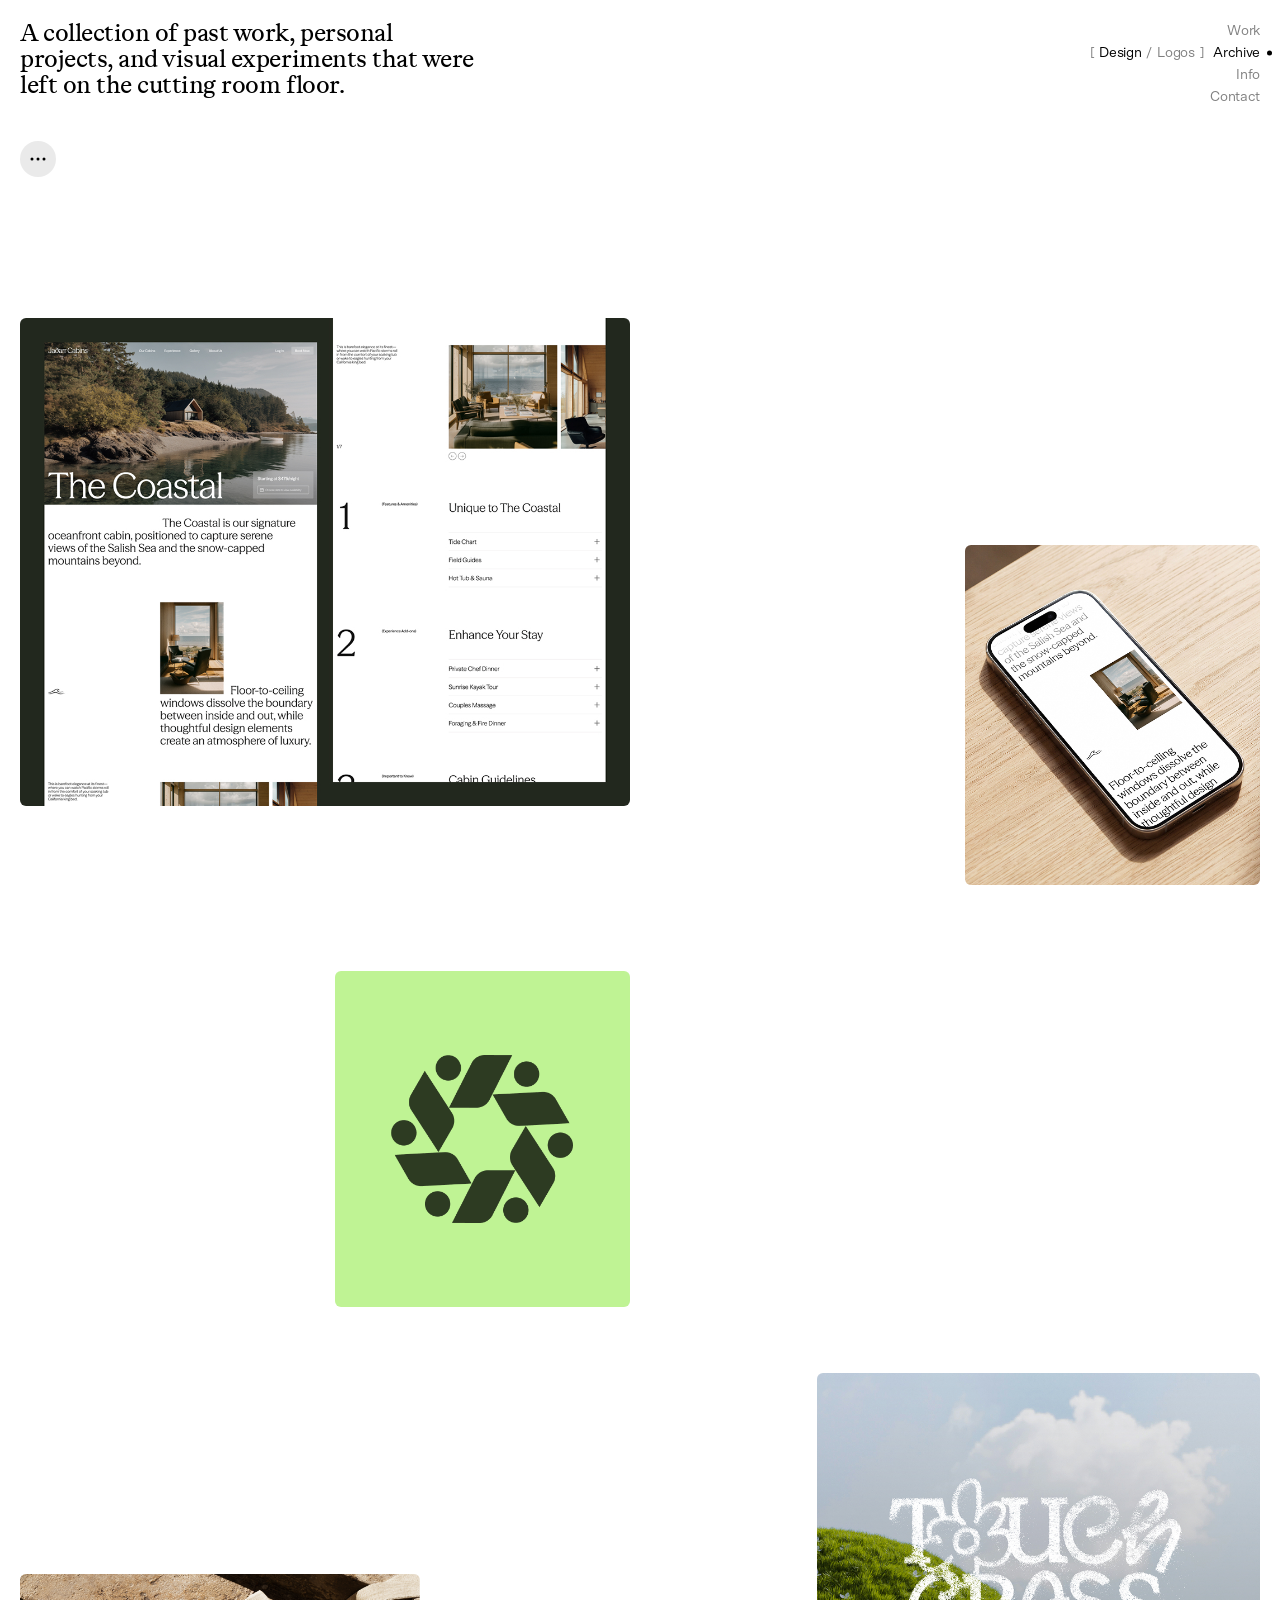
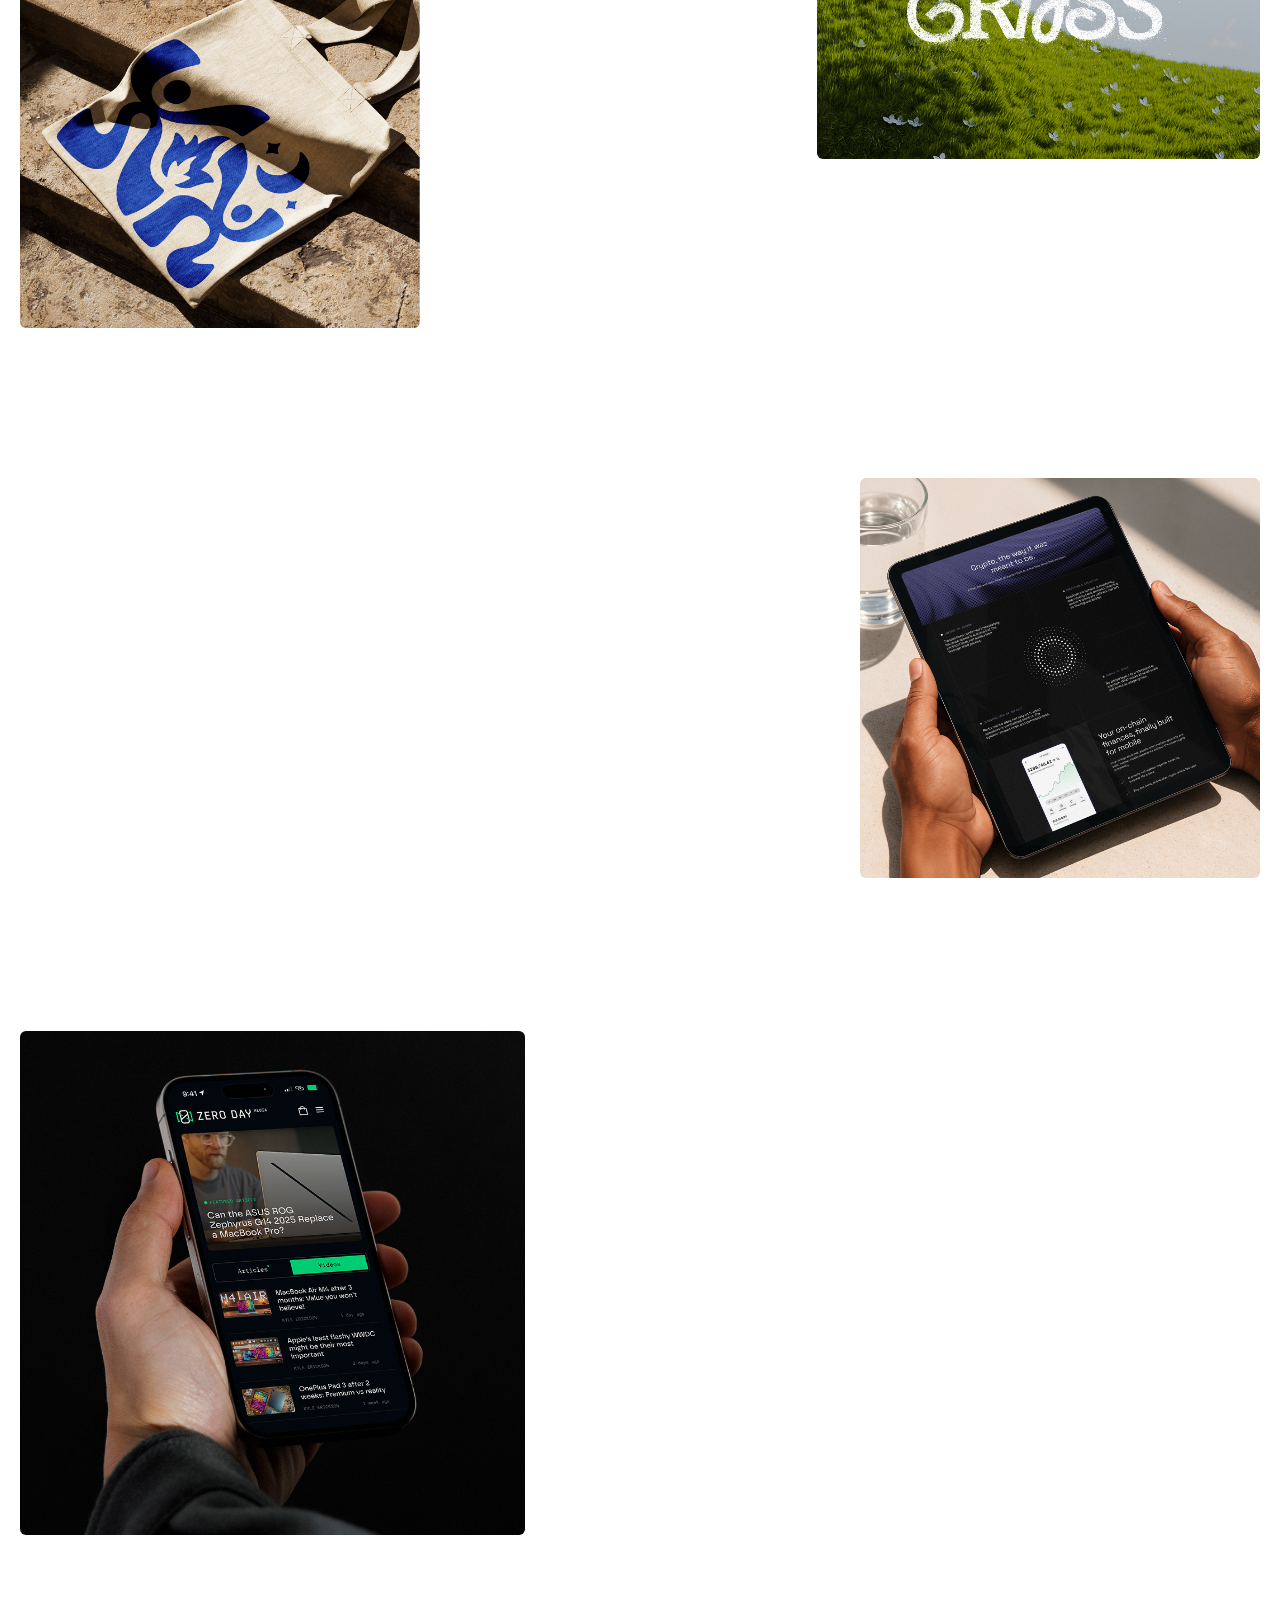
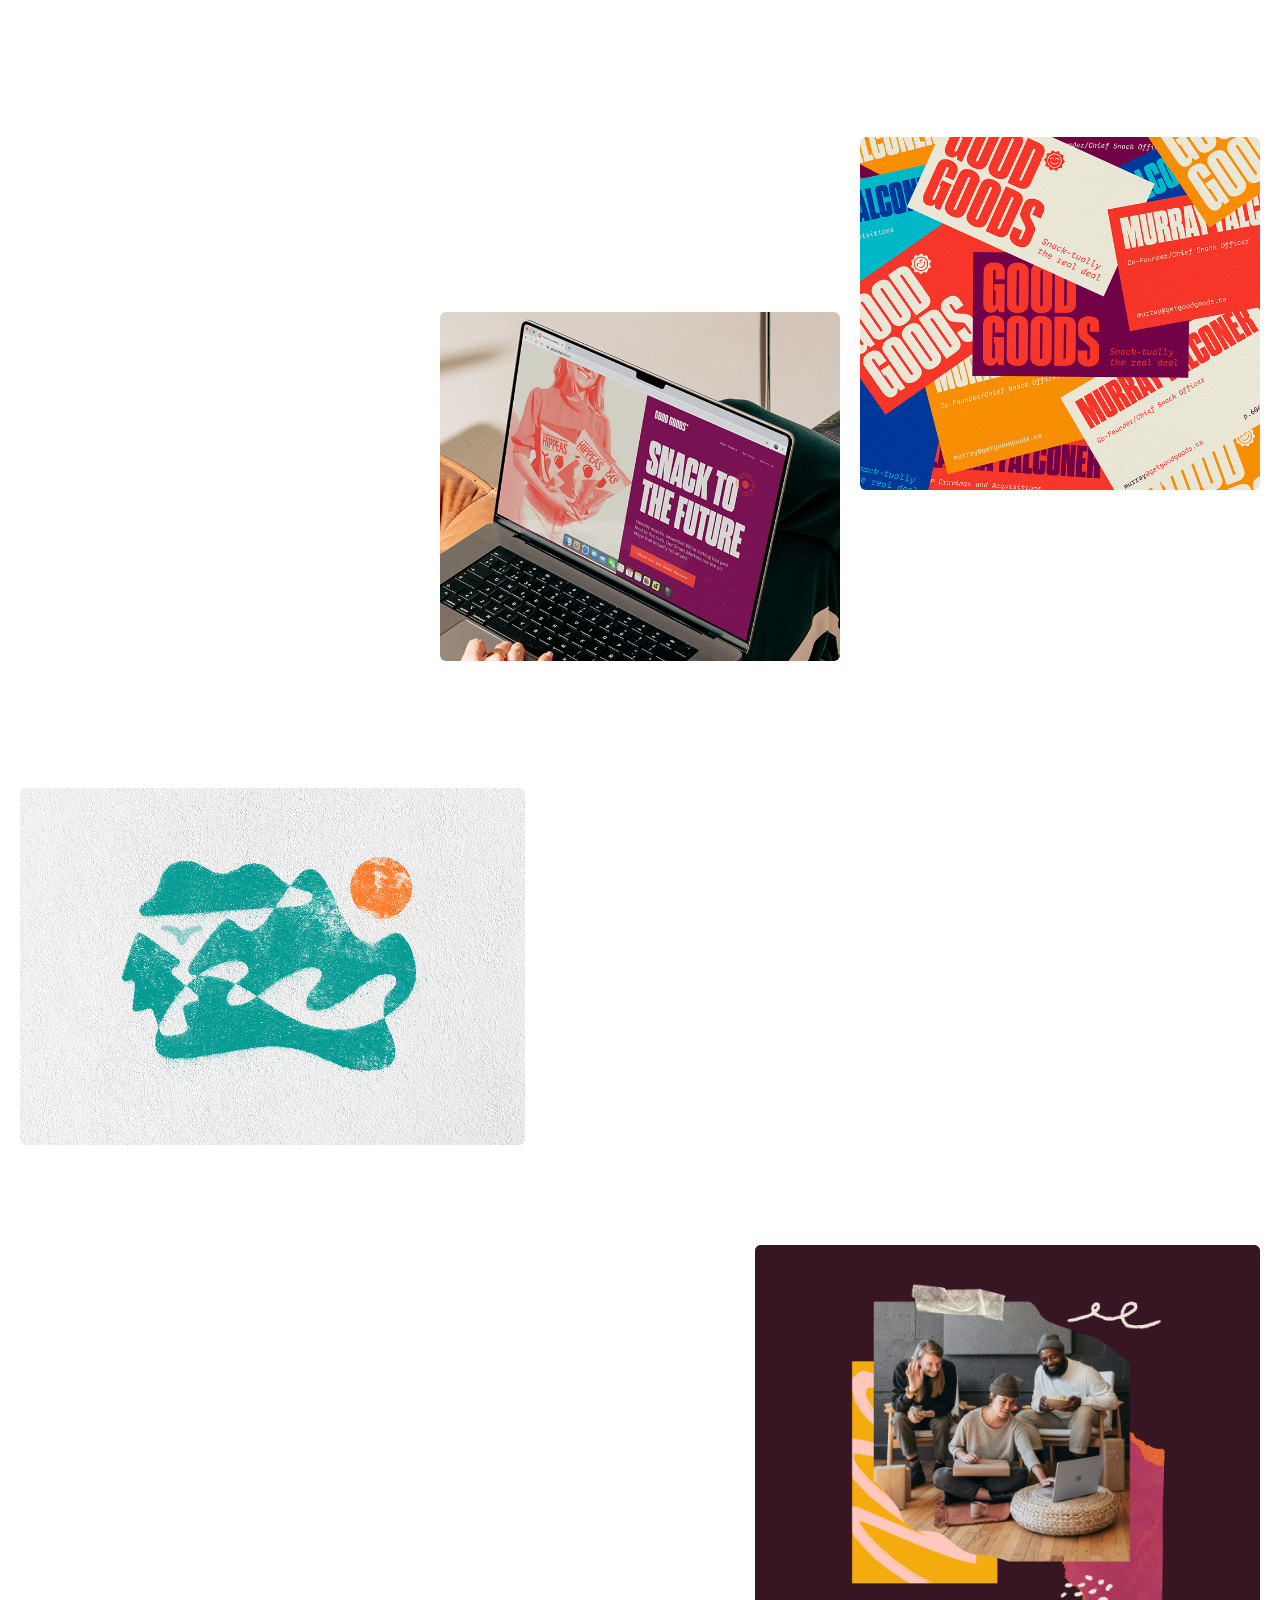
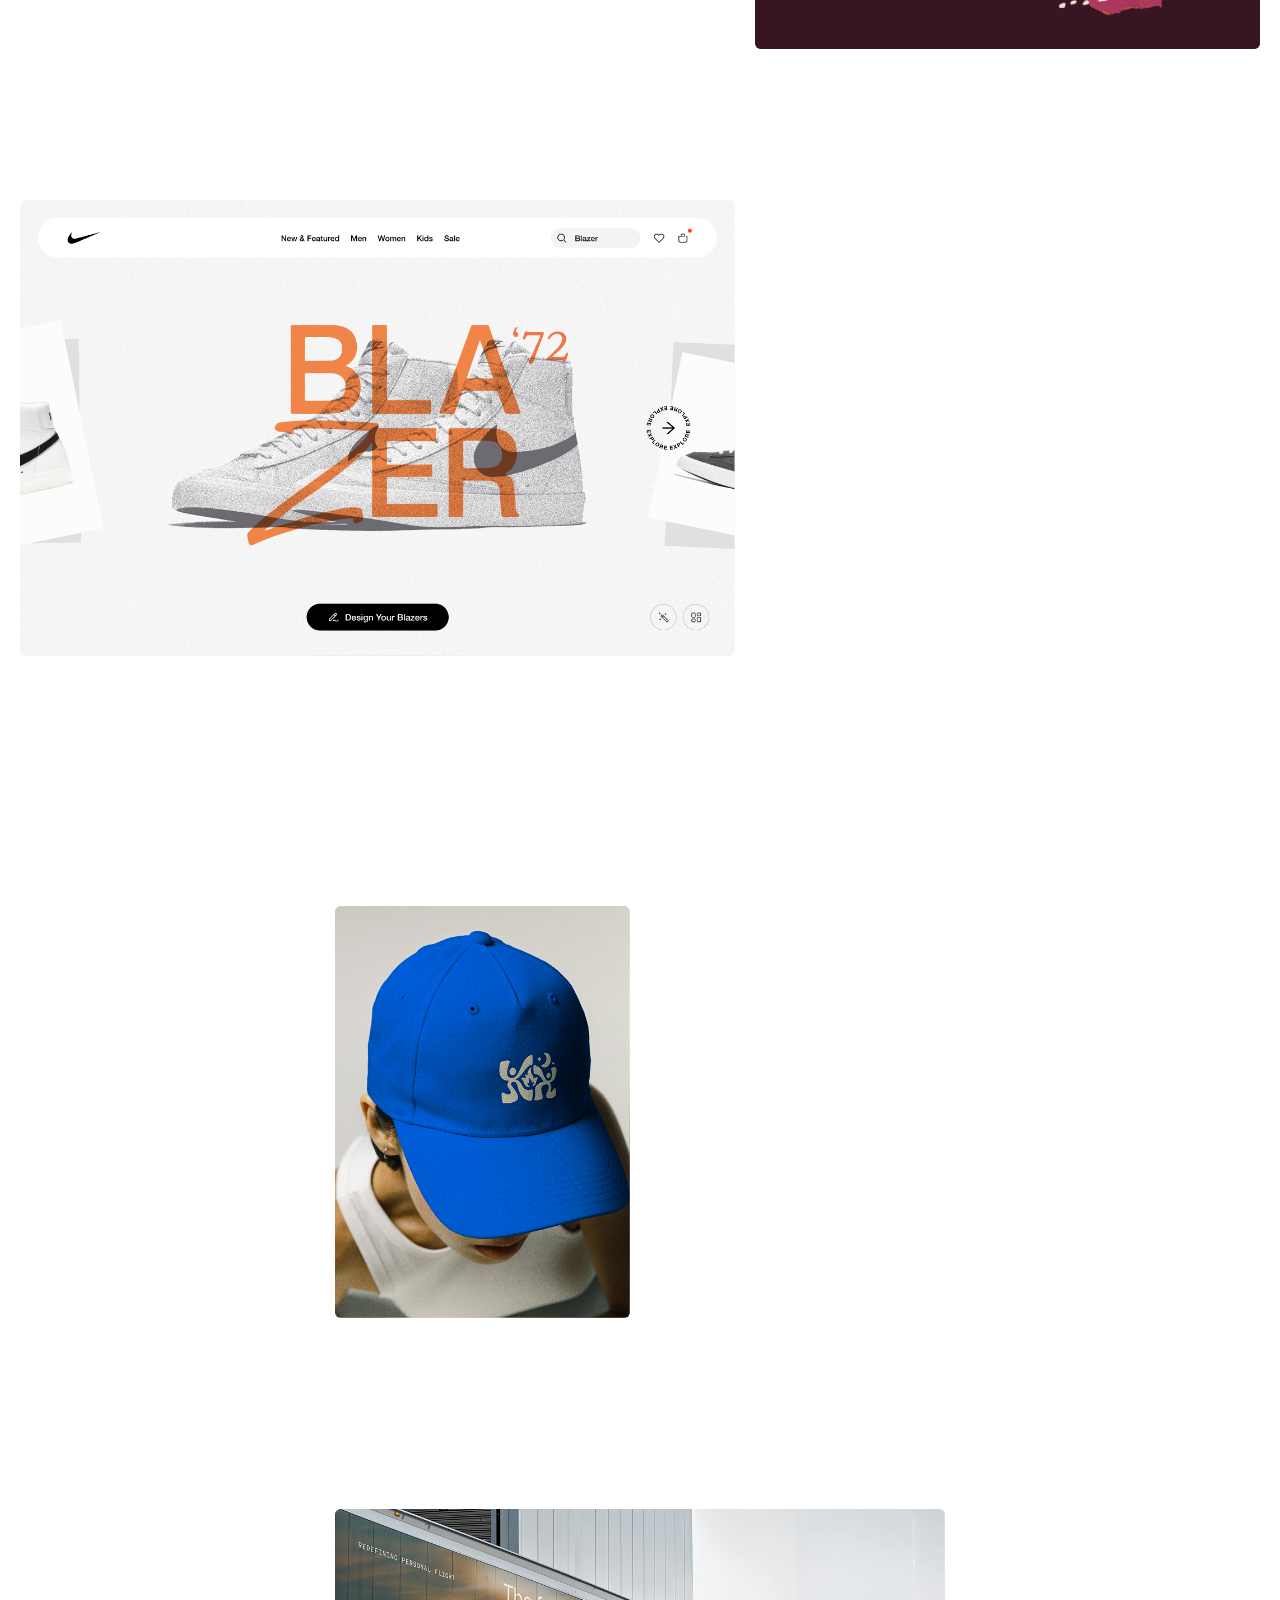
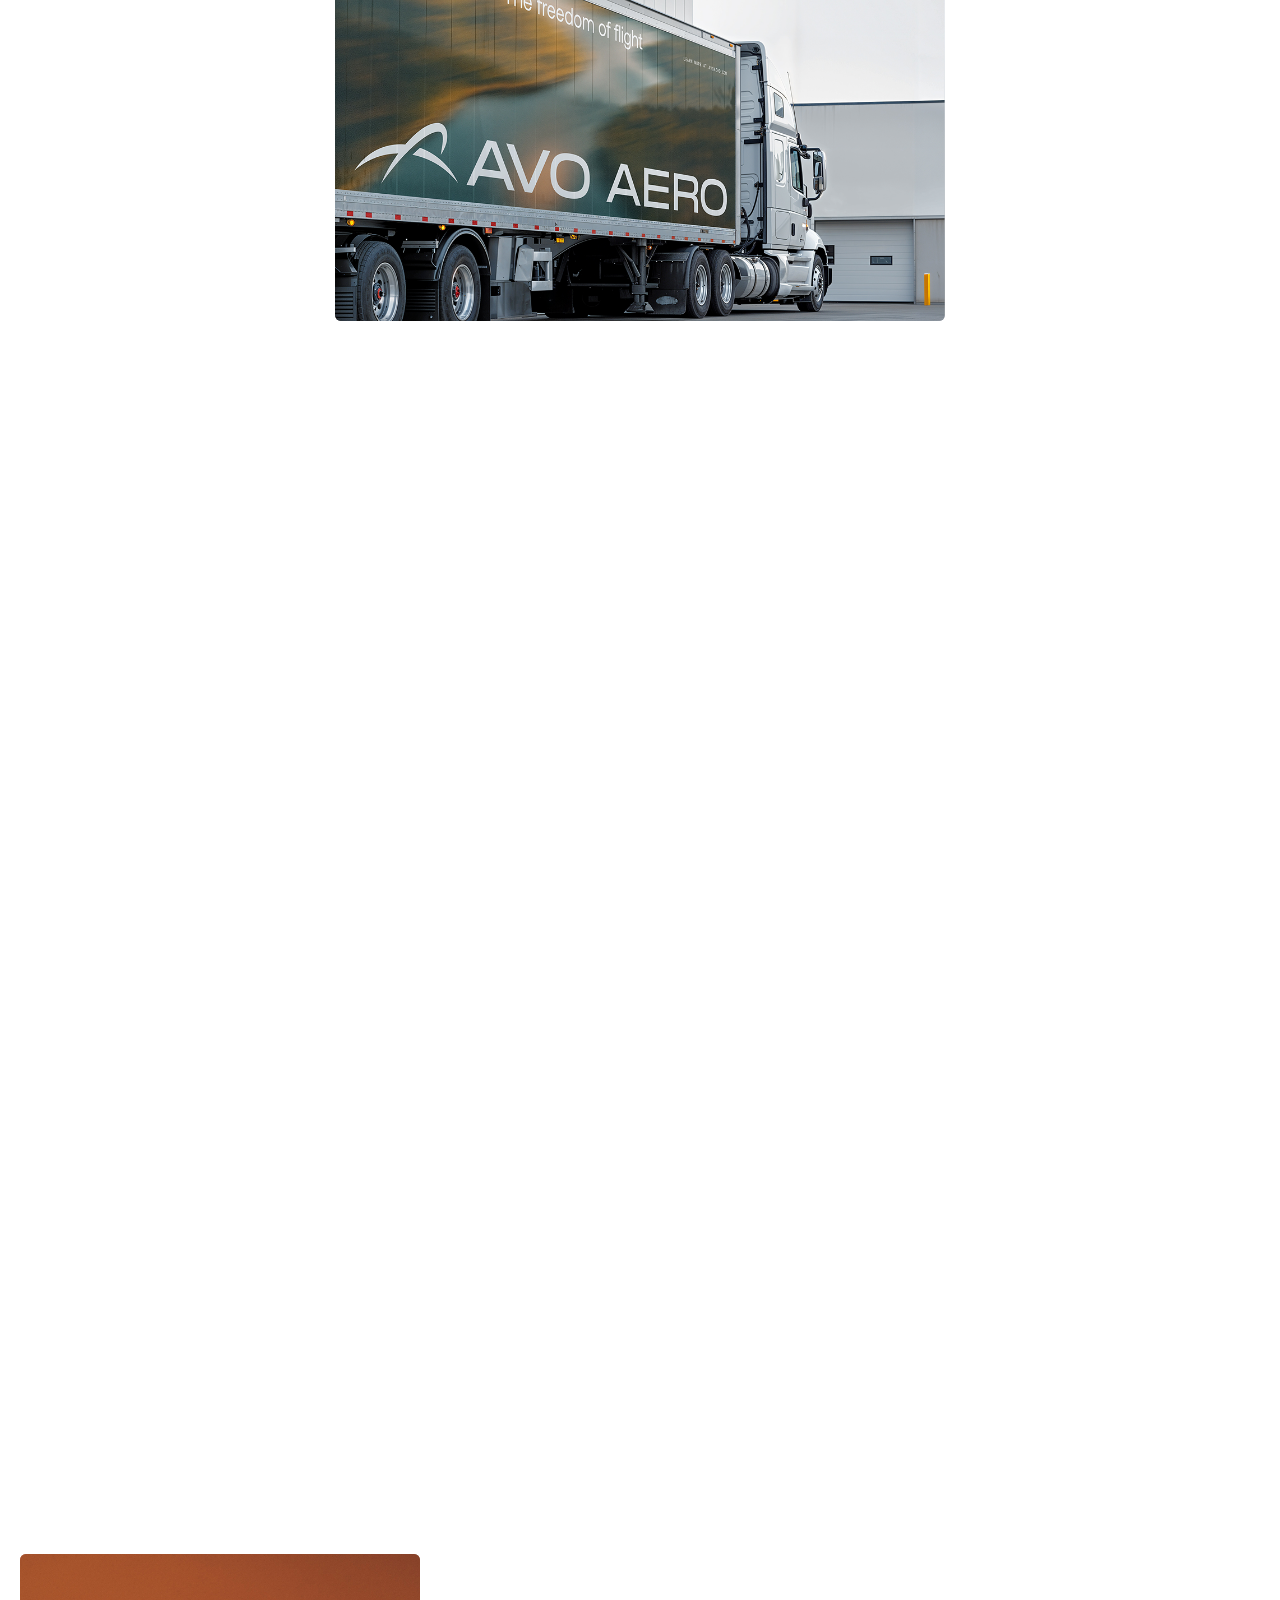
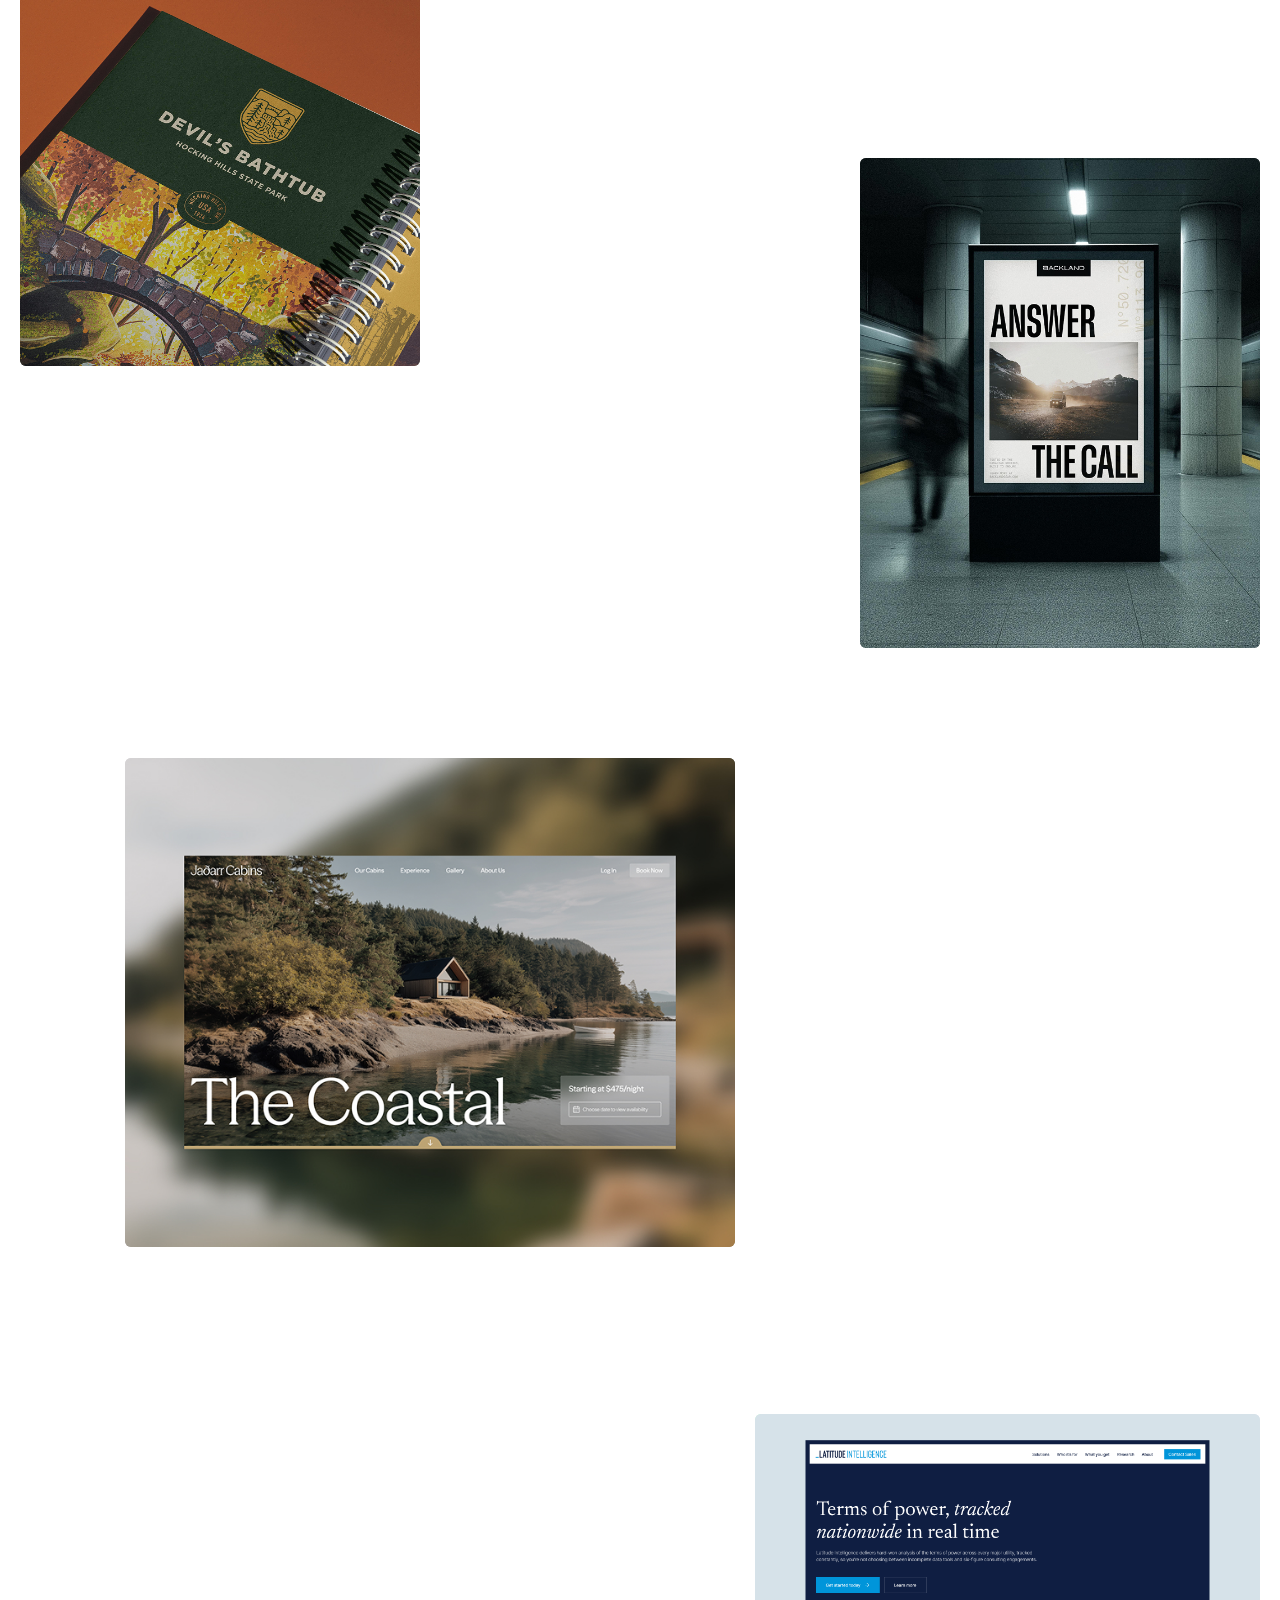
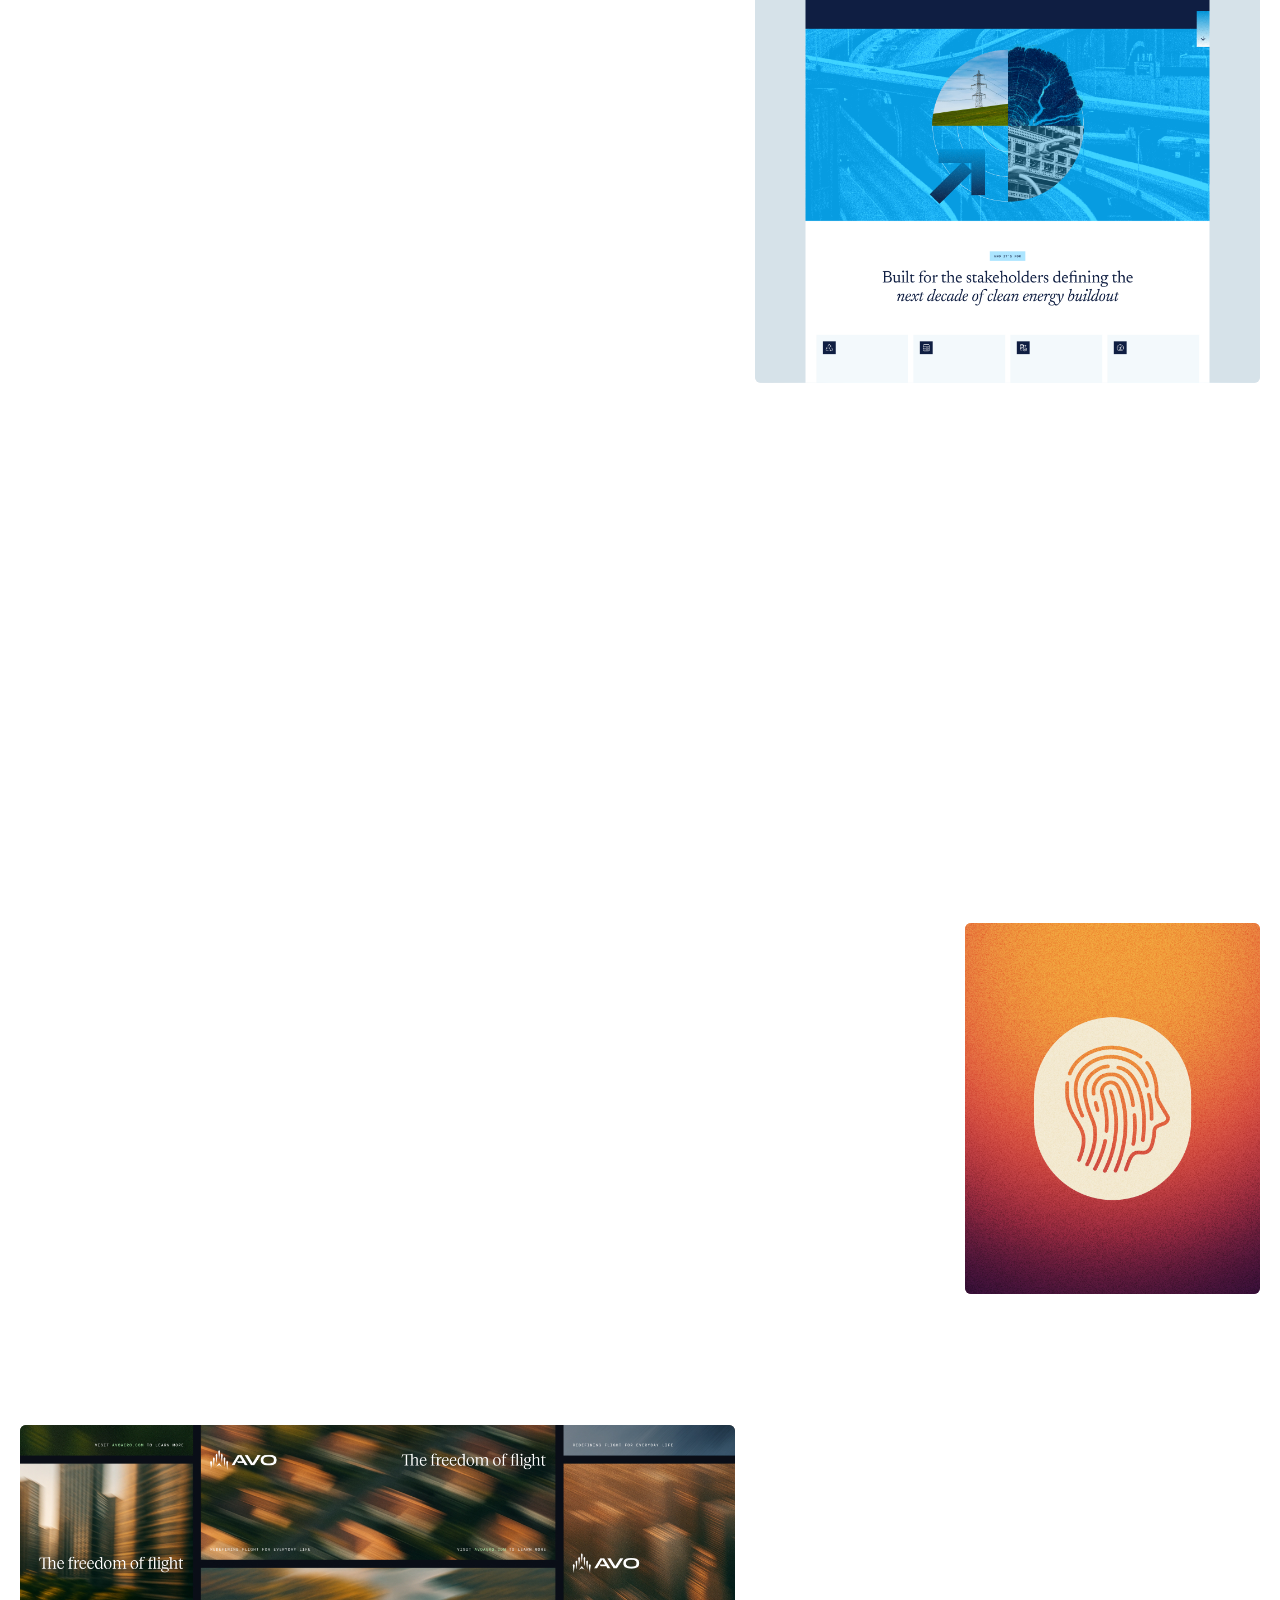
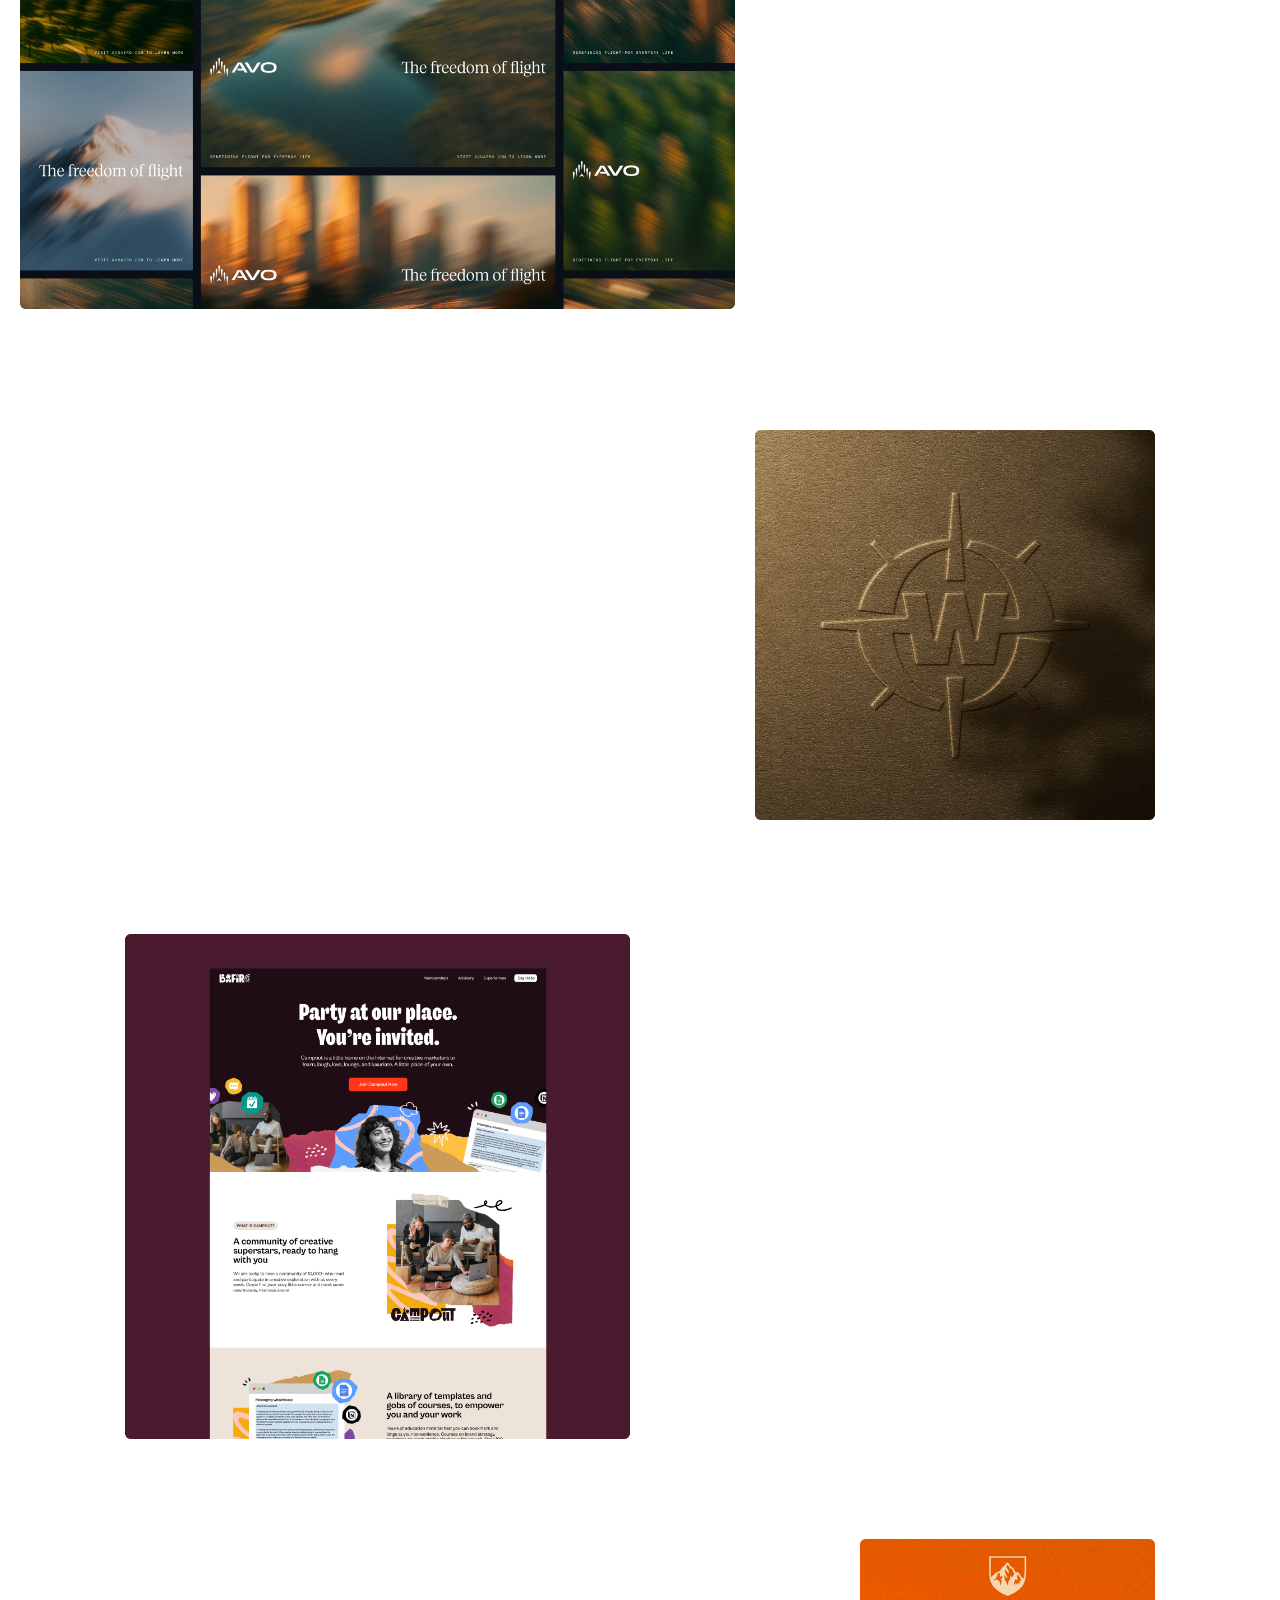
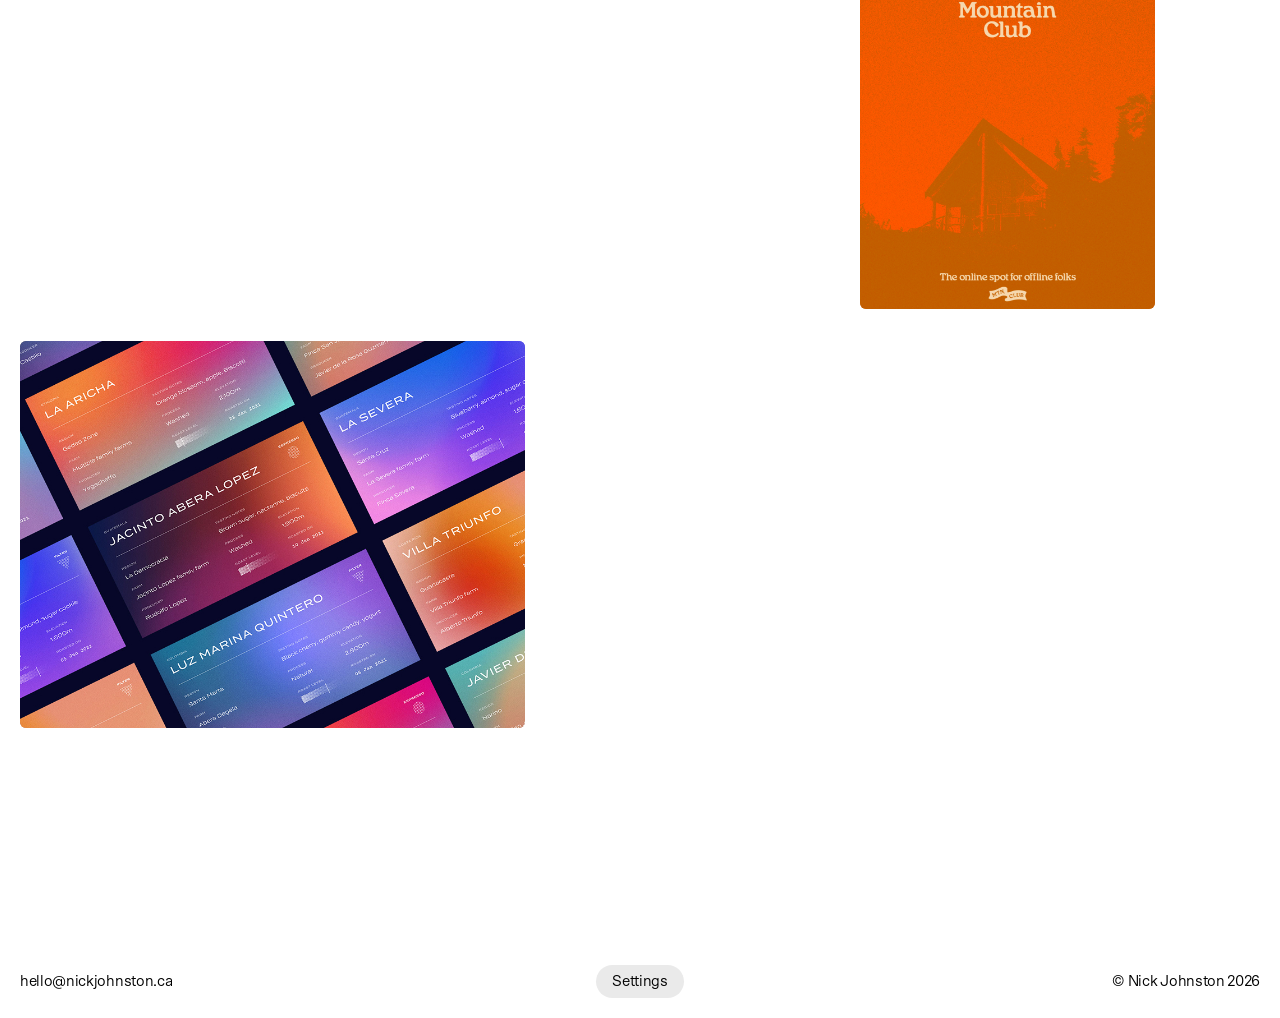
<file: archive.html>
<!DOCTYPE html>
<html lang="en">
<head>
  <meta charset="UTF-8">
  <meta name="viewport" content="width=device-width, initial-scale=1.0">
  <title>Archive - Nick Johnston</title>
  <link rel="icon" href="favicon.ico" sizes="any">
  <meta name="description" content="A collection of past work, personal projects, brand symbols, and logotypes from the archive of Nick Johnston.">
  <meta property="og:type" content="website">
  <meta property="og:site_name" content="Nick Johnston">
  <meta property="og:title" content="Archive - Nick Johnston">
  <meta property="og:description" content="A collection of past work, personal projects, brand symbols, and logotypes from the archive of Nick Johnston.">
  <meta property="og:url" content="https://nickjohnston.ca/archive.html">
  <meta property="og:image" content="https://nickjohnston.ca/images/og/nj-og.jpg">
  <meta property="og:image:width" content="1200">
  <meta property="og:image:height" content="630">
  <meta property="og:image:alt" content="Identities and Interfaces. Nick Johnston designs brands, apps, and websites.">
  <meta name="twitter:card" content="summary_large_image">
  <script>
    /* Apply the theme before first paint to avoid a flash. A saved choice
       from the settings menu wins; otherwise follow the system setting. */
    try {
      var savedTheme = localStorage.getItem('theme');
    } catch (e) {}
    if (savedTheme === 'light' || (savedTheme !== 'dark' &&
        window.matchMedia('(prefers-color-scheme: light)').matches)) {
      document.documentElement.setAttribute('data-theme', 'light');
    }
    /* Flag the intro reveal pre-paint so the text never flashes unsplit.
       Skipped for reduced motion: stagger delays would survive the global
       duration override and letters would pop in one by one. */
    if (!window.matchMedia('(prefers-reduced-motion: reduce)').matches) {
      document.documentElement.classList.add('anim-intro');
    }
    /* Archive layout (vertical | horizontal) also lands pre-paint: the
       two views are laid out completely differently (one scrolls, one is
       a locked single screen), so resolving it after first paint would
       flash. Vertical is the default; only a deviation is stored. */
    var savedLayout;
    try {
      savedLayout = localStorage.getItem('layout');
    } catch (e) {}
    document.documentElement.setAttribute(
      'data-layout', savedLayout === 'horizontal' ? 'horizontal' : 'vertical');
  </script>
  <link rel="stylesheet" href="css/styles.css">
</head>
<body data-page="archive">

  <header class="site-header grid-12">
    <p class="intro">A collection of past work, personal projects, and visual experiments that were left on the cutting room&nbsp;floor.</p>
    <!-- Layout switch (reference/archive-update/*-default | -click |
         -hover): the ellipsis circle reveals two pills that swap the
         Design archive between the vertical editorial scroll and the
         horizontal carousel. Design view only; hidden under Logos. -->
    <div class="view-switch layout-switch">
      <button class="vs-toggle" type="button" aria-expanded="false" aria-controls="view-switch-opts" aria-label="Layout options">
        <svg width="16" height="4" viewBox="0 0 16 4" fill="currentColor" aria-hidden="true" xmlns="http://www.w3.org/2000/svg"><circle cx="2" cy="2" r="1.5"/><circle cx="8" cy="2" r="1.5"/><circle cx="14" cy="2" r="1.5"/></svg>
      </button>
      <div class="vs-opts" id="view-switch-opts" role="group" aria-label="Archive layout">
        <button class="vs-pill" type="button" data-layout="vertical" aria-pressed="true">
          <svg class="vs-check" width="16" height="16" viewBox="0 0 16 16" fill="none" aria-hidden="true" xmlns="http://www.w3.org/2000/svg"><path d="M2.5 8.5 6 12l7.5-8" stroke="currentColor" stroke-width="1.3" stroke-linecap="round" stroke-linejoin="round"/></svg>
          <span class="roll"><span>Vertical</span><span aria-hidden="true">Vertical</span></span>
        </button>
        <button class="vs-pill" type="button" data-layout="horizontal" aria-pressed="false">
          <svg class="vs-check" width="16" height="16" viewBox="0 0 16 16" fill="none" aria-hidden="true" xmlns="http://www.w3.org/2000/svg"><path d="M2.5 8.5 6 12l7.5-8" stroke="currentColor" stroke-width="1.3" stroke-linecap="round" stroke-linejoin="round"/></svg>
          <span class="roll"><span>Horizontal</span><span aria-hidden="true">Horizontal</span></span>
        </button>
      </div>
    </div>
    <!-- The same control for the Logos grid, phones only: it sits in
         the layout switch's slot, which is empty under Logos, so the
         ellipsis holds its position across the two views. -->
    <div class="view-switch cols-switch">
      <button class="vs-toggle" type="button" aria-expanded="false" aria-controls="cols-switch-opts" aria-label="Column options">
        <svg width="16" height="4" viewBox="0 0 16 4" fill="currentColor" aria-hidden="true" xmlns="http://www.w3.org/2000/svg"><circle cx="2" cy="2" r="1.5"/><circle cx="8" cy="2" r="1.5"/><circle cx="14" cy="2" r="1.5"/></svg>
      </button>
      <div class="vs-opts" id="cols-switch-opts" role="group" aria-label="Logo grid columns">
        <button class="vs-pill" type="button" data-cols="one" aria-pressed="false">
          <svg class="vs-check" width="16" height="16" viewBox="0 0 16 16" fill="none" aria-hidden="true" xmlns="http://www.w3.org/2000/svg"><path d="M2.5 8.5 6 12l7.5-8" stroke="currentColor" stroke-width="1.3" stroke-linecap="round" stroke-linejoin="round"/></svg>
          <span class="roll"><span>Single Column</span><span aria-hidden="true">Single Column</span></span>
        </button>
        <button class="vs-pill" type="button" data-cols="two" aria-pressed="true">
          <svg class="vs-check" width="16" height="16" viewBox="0 0 16 16" fill="none" aria-hidden="true" xmlns="http://www.w3.org/2000/svg"><path d="M2.5 8.5 6 12l7.5-8" stroke="currentColor" stroke-width="1.3" stroke-linecap="round" stroke-linejoin="round"/></svg>
          <span class="roll"><span>Two Column</span><span aria-hidden="true">Two Column</span></span>
        </button>
      </div>
    </div>
    <nav class="site-nav" aria-label="Main">
      <ul>
        <li><a href="index.html"><span class="roll"><span>Work</span><span aria-hidden="true">Work</span></span></a></li>
        <li class="nav-archive is-current">
          <a href="archive.html" aria-current="page"><span class="roll"><span>Archive</span><span aria-hidden="true">Archive</span></span></a>
          <span class="nav-sub">
            <span aria-hidden="true">[</span>
            <a href="archive.html" data-view="design" class="is-active"><span class="roll"><span>Design</span><span aria-hidden="true">Design</span></span></a>
            <span aria-hidden="true">/</span>
            <a href="archive.html?view=logos" data-view="logos"><span class="roll"><span>Logos</span><span aria-hidden="true">Logos</span></span></a>
            <span aria-hidden="true">]</span>
          </span>
        </li>
        <li><a href="info.html"><span class="roll"><span>Info</span><span aria-hidden="true">Info</span></span></a></li>
        <li><a href="contact.html"><span class="roll"><span>Contact</span><span aria-hidden="true">Contact</span></span></a></li>
      </ul>
    </nav>
  </header>

  <main class="archive-main">
    <section class="arc" aria-label="Design archive">
      <div class="arc-band" tabindex="0" data-base="images/archive/design/" aria-label="Design archive carousel, 30 items. Use the left and right arrow keys, drag, or click either side of the centre image to browse.">
        <!-- .arc-item elements are built by main.js from DESIGN_BANDS -->
      </div>
      <p class="arc-counter" aria-live="polite"><span class="arc-current">01</span><span class="arc-total">/30</span></p>
    </section>
    <!-- Vertical view: the same 22 images on the 12-column grid, placed
         per reference/archive-update/archive-design-new-vertical-default.png.
         Built by main.js from the same DESIGN_BANDS table as the band above. -->
    <section class="varc" aria-label="Design archive"></section>
    <section class="logo-grid grid-12" aria-label="Logo archive">
      <div class="logo-card"><img src="images/archive/logos/01-avo.svg" alt="Avo logo" draggable="false"></div>
      <div class="logo-card"><img src="images/archive/logos/02-www.svg" alt="WWW logo" draggable="false"></div>
      <div class="logo-card"><img src="images/archive/logos/03-hh.svg" alt="HH logo" draggable="false"></div>
      <div class="logo-card"><img src="images/archive/logos/04-cf.svg" alt="CF logo" draggable="false"></div>
      <div class="logo-card"><img src="images/archive/logos/05-gdc.svg" alt="GDC logo" draggable="false"></div>
      <div class="logo-card"><img src="images/archive/logos/06-zeroday.svg" alt="Zeroday logo" draggable="false"></div>
      <div class="logo-card"><img src="images/archive/logos/07-detour.svg" alt="Detour logo" draggable="false"></div>
      <div class="logo-card"><img src="images/archive/logos/08-wilfred.svg" alt="Wilfred logo" draggable="false"></div>
      <div class="logo-card"><img src="images/archive/logos/09-finhaven.svg" alt="Finhaven logo" draggable="false"></div>
      <div class="logo-card"><img src="images/archive/logos/10-replayz.svg" alt="Replayz logo" draggable="false"></div>
      <div class="logo-card"><img src="images/archive/logos/11-narrate.svg" alt="Narrate logo" draggable="false"></div>
      <div class="logo-card"><img src="images/archive/logos/12-lighthouse.svg" alt="Lighthouse logo" draggable="false"></div>
      <div class="logo-card"><img src="images/archive/logos/13-np.svg" alt="NP logo" draggable="false"></div>
      <div class="logo-card"><img src="images/archive/logos/14-boo.svg" alt="Boo logo" draggable="false"></div>
      <div class="logo-card"><img src="images/archive/logos/15-input.svg" alt="Input logo" draggable="false"></div>
      <div class="logo-card"><img src="images/archive/logos/16-backland.svg" alt="Backland logo" draggable="false"></div>
      <div class="logo-card"><img src="images/archive/logos/17-diver.svg" alt="Diver logo" draggable="false"></div>
      <div class="logo-card"><img src="images/archive/logos/18-atom.svg" alt="Atom logo" draggable="false"></div>
      <div class="logo-card"><img src="images/archive/logos/19-cf.02.svg" alt="CF alternate logo" draggable="false"></div>
      <div class="logo-card"><img src="images/archive/logos/20-rise.svg" alt="Rise logo" draggable="false"></div>
      <div class="logo-card"><img src="images/archive/logos/21-lantern.svg" alt="Lantern logo" draggable="false"></div>
      <div class="logo-card"><img src="images/archive/logos/22-team-work.svg" alt="Team Work logo" draggable="false"></div>
      <div class="logo-card"><img src="images/archive/logos/23-aqa.svg" alt="AQA logo" draggable="false"></div>
      <div class="logo-card"><img src="images/archive/logos/24-surf.svg" alt="Surf logo" draggable="false"></div>
      <div class="logo-card"><img src="images/archive/logos/25-shield.svg" alt="Shield logo" draggable="false"></div>
      <div class="logo-card"><img src="images/archive/logos/26-campfire.svg" alt="Campfire logo" draggable="false"></div>
      <div class="logo-card"><img src="images/archive/logos/27-spin.svg" alt="Spin logo" draggable="false"></div>
      <div class="logo-card"><img src="images/archive/logos/28-shake.svg" alt="Shake logo" draggable="false"></div>
      <div class="logo-card"><img src="images/archive/logos/29-eloo.svg" alt="Eloo logo" draggable="false"></div>
      <div class="logo-card"><img src="images/archive/logos/30-grow.svg" alt="Grow logo" draggable="false"></div>
      <div class="logo-card"><img src="images/archive/logos/31-virro-wordmark.svg" alt="Virro wordmark" draggable="false"></div>
      <div class="logo-card"><img src="images/archive/logos/32-virro-symbol.svg" alt="Virro symbol" draggable="false"></div>
    </section>
  </main>

  <footer class="site-footer">
    <div class="footer-email-cell">
      <a class="footer-email" href="mailto:hello@nickjohnston.ca"><span class="roll"><span>hello@nickjohnston.ca</span><span aria-hidden="true">hello@nickjohnston.ca</span></span></a>
      <span class="footer-copied-pill" aria-hidden="true"><svg width="11" height="9" viewBox="0 0 13 10" fill="none" xmlns="http://www.w3.org/2000/svg"><path d="M1 5.4 4.6 9 12 1" stroke="currentColor" stroke-width="1.6" stroke-linecap="round" stroke-linejoin="round"/></svg>Copied to clipboard</span>
      <span class="sr-only" role="status" aria-live="polite"></span>
    </div>
    <div class="footer-settings" role="group" aria-label="Site settings">
      <label class="settings-toggle tg-theme" id="settings-theme">
        <input type="checkbox" role="switch" name="theme" aria-label="Dark mode" checked>
        <span class="settings-track" aria-hidden="true">
          <span class="settings-knob">
            <svg class="tg-icon-off" width="15" height="15" viewBox="0 0 15 15" fill="none" xmlns="http://www.w3.org/2000/svg"><path d="M7.5 0.625V1.875M7.5 13.125V14.375M2.6375 2.6375L3.525 3.525M11.475 11.475L12.3625 12.3625M0.625 7.5H1.875M13.125 7.5H14.375M2.6375 12.3625L3.525 11.475M11.475 3.525L12.3625 2.6375M10.625 7.5C10.625 9.22589 9.22589 10.625 7.5 10.625C5.77411 10.625 4.375 9.22589 4.375 7.5C4.375 5.77411 5.77411 4.375 7.5 4.375C9.22589 4.375 10.625 5.77411 10.625 7.5Z" stroke="currentColor" stroke-linecap="round" stroke-linejoin="round"/></svg>
            <svg class="tg-icon-on" width="15" height="15" viewBox="0 0 15 15" fill="none" xmlns="http://www.w3.org/2000/svg"><path d="M13.1251 7.99375C13.0267 9.05763 12.6275 10.0715 11.974 10.9167C11.3205 11.762 10.4397 12.4036 9.43488 12.7666C8.43001 13.1296 7.34255 13.1988 6.29975 12.9663C5.25695 12.7338 4.30193 12.2091 3.54645 11.4536C2.79097 10.6981 2.26627 9.74311 2.03375 8.70031C1.80123 7.65751 1.87051 6.57005 2.23347 5.56519C2.59644 4.56032 3.23808 3.6796 4.08332 3.0261C4.92856 2.37259 5.94243 1.97332 7.00631 1.875C6.38344 2.71767 6.08372 3.75591 6.16164 4.80088C6.23957 5.84586 6.68997 6.82816 7.43094 7.56912C8.1719 8.31009 9.1542 8.76049 10.1992 8.83842C11.2442 8.91634 12.2824 8.61662 13.1251 7.99375Z" stroke="currentColor" stroke-linecap="round" stroke-linejoin="round"/></svg>
          </span>
        </span>
      </label>
      <button class="settings-btn" type="button" aria-expanded="false" aria-controls="settings-theme settings-sound">
        <span class="settings-label">
          <span class="roll lbl-settings"><span>Settings</span><span aria-hidden="true">Settings</span></span>
          <span class="roll lbl-done" aria-hidden="true"><span>Done</span><span>Done</span></span>
        </span>
      </button>
      <label class="settings-toggle tg-sound" id="settings-sound">
        <input type="checkbox" role="switch" name="sound" aria-label="Sound" checked>
        <span class="settings-track" aria-hidden="true">
          <span class="settings-knob">
            <svg class="tg-icon-off" width="15" height="15" viewBox="0 0 15 15" fill="none" xmlns="http://www.w3.org/2000/svg"><path d="M1.61 5.16H3.95L7.46 2.24V12.77L3.95 9.84H1.61V5.16ZM10.38 6.04L13.31 8.96M13.31 6.04L10.38 8.96" stroke="currentColor" stroke-linecap="round" stroke-linejoin="round"/></svg>
            <svg class="tg-icon-on" width="15" height="15" viewBox="0 0 15 15" fill="none" xmlns="http://www.w3.org/2000/svg"><path d="M1.61 5.16H3.95L7.46 2.24V12.77L3.95 9.84H1.61V5.16ZM10.38 5.45C10.85 5.98 11.14 6.68 11.14 7.5C11.14 8.32 10.85 9.02 10.38 9.55M12.43 3.41C13.42 4.46 14.01 5.92 14.01 7.5C14.01 9.08 13.42 10.54 12.43 11.59" stroke="currentColor" stroke-linecap="round" stroke-linejoin="round"/></svg>
          </span>
        </span>
      </label>
    </div>
    <p class="footer-copy"><span class="mark">©</span>Nick Johnston 2026</p>
  </footer>

  <script src="js/main.js"></script>
  <script type="module" src="js/sounds.js"></script>
</body>
</html>
</file>
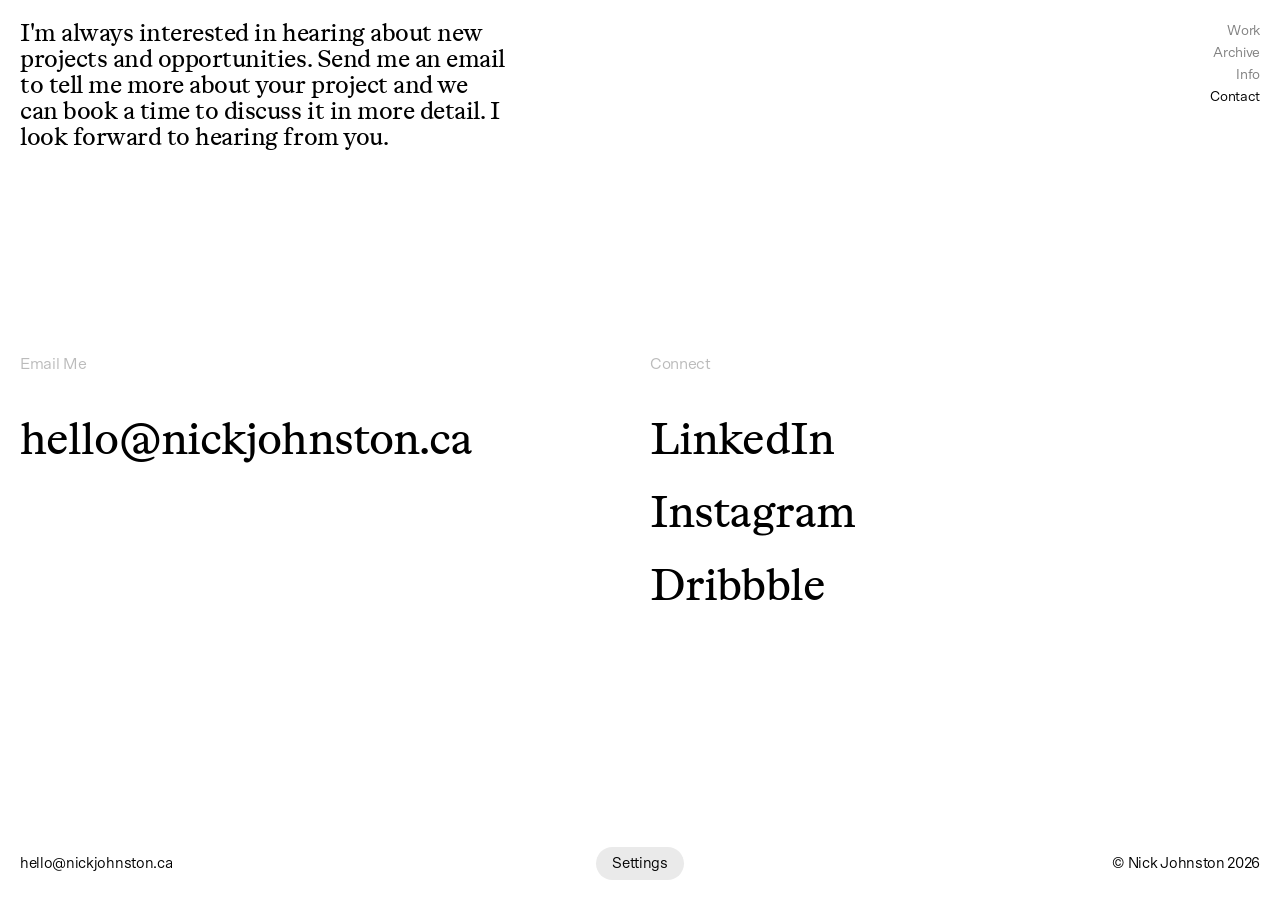
<file: contact.html>
<!DOCTYPE html>
<html lang="en">
<head>
  <meta charset="UTF-8">
  <meta name="viewport" content="width=device-width, initial-scale=1.0">
  <title>Contact - Nick Johnston</title>
  <link rel="icon" href="favicon.ico" sizes="any">
  <meta name="description" content="Get in touch with Nick Johnston, brand and interface designer. Email hello@nickjohnston.ca or connect on LinkedIn, Instagram, and Dribbble.">
  <meta property="og:type" content="website">
  <meta property="og:site_name" content="Nick Johnston">
  <meta property="og:title" content="Contact - Nick Johnston">
  <meta property="og:description" content="Get in touch with Nick Johnston, brand and interface designer. Email hello@nickjohnston.ca or connect on LinkedIn, Instagram, and Dribbble.">
  <meta property="og:url" content="https://nickjohnston.ca/contact.html">
  <meta property="og:image" content="https://nickjohnston.ca/images/og/nj-og.jpg">
  <meta property="og:image:width" content="1200">
  <meta property="og:image:height" content="630">
  <meta property="og:image:alt" content="Identities and Interfaces. Nick Johnston designs brands, apps, and websites.">
  <meta name="twitter:card" content="summary_large_image">
  <script>
    /* Apply the theme before first paint to avoid a flash. A saved choice
       from the settings menu wins; otherwise follow the system setting. */
    try {
      var savedTheme = localStorage.getItem('theme');
    } catch (e) {}
    if (savedTheme === 'light' || (savedTheme !== 'dark' &&
        window.matchMedia('(prefers-color-scheme: light)').matches)) {
      document.documentElement.setAttribute('data-theme', 'light');
    }
    /* Flag the intro reveal pre-paint so the text never flashes unsplit.
       Skipped for reduced motion: stagger delays would survive the global
       duration override and letters would pop in one by one. */
    if (!window.matchMedia('(prefers-reduced-motion: reduce)').matches) {
      document.documentElement.classList.add('anim-intro');
    }
  </script>
  <link rel="stylesheet" href="css/styles.css">
</head>
<body data-page="contact">

  <header class="site-header grid-12">
    <p class="intro">I'm always interested in hearing about new projects and opportunities. Send me an email to tell me more about your project and we can book a time to discuss it in more detail. I look forward to hearing from&nbsp;you.</p>
    <nav class="site-nav" aria-label="Main">
      <ul>
        <li><a href="index.html"><span class="roll"><span>Work</span><span aria-hidden="true">Work</span></span></a></li>
        <li class="nav-archive">
          <a href="archive.html"><span class="roll"><span>Archive</span><span aria-hidden="true">Archive</span></span></a>
          <span class="nav-sub">
            <span aria-hidden="true">[</span>
            <a href="archive.html" data-view="design"><span class="roll"><span>Design</span><span aria-hidden="true">Design</span></span></a>
            <span aria-hidden="true">/</span>
            <a href="archive.html?view=logos" data-view="logos"><span class="roll"><span>Logos</span><span aria-hidden="true">Logos</span></span></a>
            <span aria-hidden="true">]</span>
          </span>
        </li>
        <li><a href="info.html"><span class="roll"><span>Info</span><span aria-hidden="true">Info</span></span></a></li>
        <li><a href="contact.html" aria-current="page"><span class="roll"><span>Contact</span><span aria-hidden="true">Contact</span></span></a></li>
      </ul>
    </nav>
  </header>

  <main class="contact-main grid-12" aria-label="Contact">
    <section class="contact-col contact-email-col">
      <h2 class="contact-label">Email Me</h2>
      <div class="email-row">
        <a class="contact-link contact-email-link" href="mailto:hello@nickjohnston.ca"><span class="roll"><span>hello@nickjohnston.ca</span><span aria-hidden="true">hello@nickjohnston.ca</span></span></a>
        <button class="copy-email-btn" type="button"><svg class="copy-check" width="13" height="10" viewBox="0 0 13 10" fill="none" xmlns="http://www.w3.org/2000/svg" aria-hidden="true"><path d="M1 5.4 4.6 9 12 1" stroke="currentColor" stroke-width="1.6" stroke-linecap="round" stroke-linejoin="round"/></svg><span class="roll"><span>Copy Email</span><span aria-hidden="true">Copy Email</span></span></button>
        <span class="sr-only" role="status" aria-live="polite"></span>
      </div>
    </section>
    <section class="contact-col contact-connect-col">
      <h2 class="contact-label">Connect</h2>
      <ul class="connect-list">
        <li><a class="contact-link" href="https://www.linkedin.com/in/nick-johnston-84132544/" target="_blank" rel="noopener"><span class="roll"><span>LinkedIn</span><span aria-hidden="true">LinkedIn</span></span> <svg width="24" height="24" viewBox="0 0 24 24" fill="none" xmlns="http://www.w3.org/2000/svg" aria-hidden="true"><path d="M3 21 21 3M6.5 3H21v14.5" stroke="currentColor" stroke-width="2" stroke-linecap="round" stroke-linejoin="round"/></svg></a></li>
        <li><a class="contact-link" href="https://www.instagram.com/nick.johnston/" target="_blank" rel="noopener"><span class="roll"><span>Instagram</span><span aria-hidden="true">Instagram</span></span> <svg width="24" height="24" viewBox="0 0 24 24" fill="none" xmlns="http://www.w3.org/2000/svg" aria-hidden="true"><path d="M3 21 21 3M6.5 3H21v14.5" stroke="currentColor" stroke-width="2" stroke-linecap="round" stroke-linejoin="round"/></svg></a></li>
        <li><a class="contact-link" href="https://dribbble.com/NickJohnston" target="_blank" rel="noopener"><span class="roll"><span>Dribbble</span><span aria-hidden="true">Dribbble</span></span> <svg width="24" height="24" viewBox="0 0 24 24" fill="none" xmlns="http://www.w3.org/2000/svg" aria-hidden="true"><path d="M3 21 21 3M6.5 3H21v14.5" stroke="currentColor" stroke-width="2" stroke-linecap="round" stroke-linejoin="round"/></svg></a></li>
      </ul>
    </section>
  </main>

  <footer class="site-footer">
    <div class="footer-email-cell">
      <a class="footer-email" href="mailto:hello@nickjohnston.ca"><span class="roll"><span>hello@nickjohnston.ca</span><span aria-hidden="true">hello@nickjohnston.ca</span></span></a>
      <span class="footer-copied-pill" aria-hidden="true"><svg width="11" height="9" viewBox="0 0 13 10" fill="none" xmlns="http://www.w3.org/2000/svg"><path d="M1 5.4 4.6 9 12 1" stroke="currentColor" stroke-width="1.6" stroke-linecap="round" stroke-linejoin="round"/></svg>Copied to clipboard</span>
      <span class="sr-only" role="status" aria-live="polite"></span>
    </div>
    <div class="footer-settings" role="group" aria-label="Site settings">
      <label class="settings-toggle tg-theme" id="settings-theme">
        <input type="checkbox" role="switch" name="theme" aria-label="Dark mode" checked>
        <span class="settings-track" aria-hidden="true">
          <span class="settings-knob">
            <svg class="tg-icon-off" width="15" height="15" viewBox="0 0 15 15" fill="none" xmlns="http://www.w3.org/2000/svg"><path d="M7.5 0.625V1.875M7.5 13.125V14.375M2.6375 2.6375L3.525 3.525M11.475 11.475L12.3625 12.3625M0.625 7.5H1.875M13.125 7.5H14.375M2.6375 12.3625L3.525 11.475M11.475 3.525L12.3625 2.6375M10.625 7.5C10.625 9.22589 9.22589 10.625 7.5 10.625C5.77411 10.625 4.375 9.22589 4.375 7.5C4.375 5.77411 5.77411 4.375 7.5 4.375C9.22589 4.375 10.625 5.77411 10.625 7.5Z" stroke="currentColor" stroke-linecap="round" stroke-linejoin="round"/></svg>
            <svg class="tg-icon-on" width="15" height="15" viewBox="0 0 15 15" fill="none" xmlns="http://www.w3.org/2000/svg"><path d="M13.1251 7.99375C13.0267 9.05763 12.6275 10.0715 11.974 10.9167C11.3205 11.762 10.4397 12.4036 9.43488 12.7666C8.43001 13.1296 7.34255 13.1988 6.29975 12.9663C5.25695 12.7338 4.30193 12.2091 3.54645 11.4536C2.79097 10.6981 2.26627 9.74311 2.03375 8.70031C1.80123 7.65751 1.87051 6.57005 2.23347 5.56519C2.59644 4.56032 3.23808 3.6796 4.08332 3.0261C4.92856 2.37259 5.94243 1.97332 7.00631 1.875C6.38344 2.71767 6.08372 3.75591 6.16164 4.80088C6.23957 5.84586 6.68997 6.82816 7.43094 7.56912C8.1719 8.31009 9.1542 8.76049 10.1992 8.83842C11.2442 8.91634 12.2824 8.61662 13.1251 7.99375Z" stroke="currentColor" stroke-linecap="round" stroke-linejoin="round"/></svg>
          </span>
        </span>
      </label>
      <button class="settings-btn" type="button" aria-expanded="false" aria-controls="settings-theme settings-sound">
        <span class="settings-label">
          <span class="roll lbl-settings"><span>Settings</span><span aria-hidden="true">Settings</span></span>
          <span class="roll lbl-done" aria-hidden="true"><span>Done</span><span>Done</span></span>
        </span>
      </button>
      <label class="settings-toggle tg-sound" id="settings-sound">
        <input type="checkbox" role="switch" name="sound" aria-label="Sound" checked>
        <span class="settings-track" aria-hidden="true">
          <span class="settings-knob">
            <svg class="tg-icon-off" width="15" height="15" viewBox="0 0 15 15" fill="none" xmlns="http://www.w3.org/2000/svg"><path d="M1.61 5.16H3.95L7.46 2.24V12.77L3.95 9.84H1.61V5.16ZM10.38 6.04L13.31 8.96M13.31 6.04L10.38 8.96" stroke="currentColor" stroke-linecap="round" stroke-linejoin="round"/></svg>
            <svg class="tg-icon-on" width="15" height="15" viewBox="0 0 15 15" fill="none" xmlns="http://www.w3.org/2000/svg"><path d="M1.61 5.16H3.95L7.46 2.24V12.77L3.95 9.84H1.61V5.16ZM10.38 5.45C10.85 5.98 11.14 6.68 11.14 7.5C11.14 8.32 10.85 9.02 10.38 9.55M12.43 3.41C13.42 4.46 14.01 5.92 14.01 7.5C14.01 9.08 13.42 10.54 12.43 11.59" stroke="currentColor" stroke-linecap="round" stroke-linejoin="round"/></svg>
          </span>
        </span>
      </label>
    </div>
    <p class="footer-copy"><span class="mark">©</span>Nick Johnston 2026</p>
  </footer>

  <script src="js/main.js"></script>
  <script type="module" src="js/sounds.js"></script>
</body>
</html>
</file>
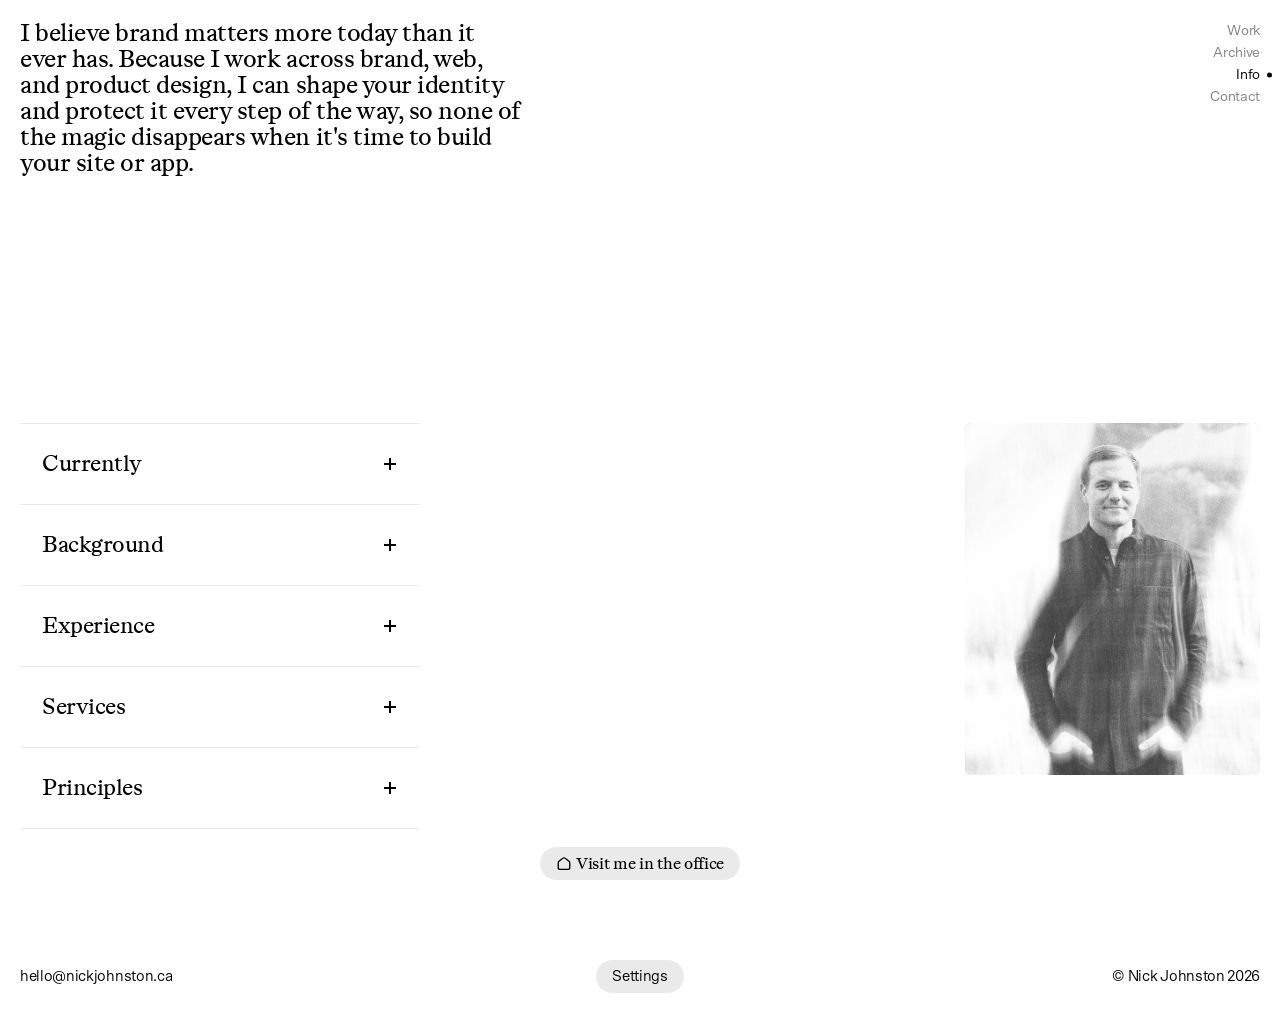
<file: info.html>
<!DOCTYPE html>
<html lang="en">
<head>
  <meta charset="UTF-8">
  <meta name="viewport" content="width=device-width, initial-scale=1.0">
  <title>Info - Nick Johnston</title>
  <link rel="icon" href="favicon.ico" sizes="any">
  <meta name="description" content="Nick Johnston is an independent brand, web, and product designer located in Squamish, BC.">
  <meta property="og:type" content="website">
  <meta property="og:site_name" content="Nick Johnston">
  <meta property="og:title" content="Info - Nick Johnston">
  <meta property="og:description" content="Nick Johnston is an independent brand, web, and product designer located in Squamish, BC.">
  <meta property="og:url" content="https://nickjohnston.ca/info.html">
  <meta property="og:image" content="https://nickjohnston.ca/images/og/nj-og.jpg">
  <meta property="og:image:width" content="1200">
  <meta property="og:image:height" content="630">
  <meta property="og:image:alt" content="Identities and Interfaces. Nick Johnston designs brands, apps, and websites.">
  <meta name="twitter:card" content="summary_large_image">
  <script>
    /* Apply the theme before first paint to avoid a flash. A saved choice
       from the settings menu wins; otherwise follow the system setting. */
    try {
      var savedTheme = localStorage.getItem('theme');
    } catch (e) {}
    if (savedTheme === 'light' || (savedTheme !== 'dark' &&
        window.matchMedia('(prefers-color-scheme: light)').matches)) {
      document.documentElement.setAttribute('data-theme', 'light');
    }
    /* Flag the intro reveal pre-paint so the text never flashes unsplit.
       Skipped for reduced motion: stagger delays would survive the global
       duration override and letters would pop in one by one. */
    if (!window.matchMedia('(prefers-reduced-motion: reduce)').matches) {
      document.documentElement.classList.add('anim-intro');
    }
  </script>
  <link rel="stylesheet" href="css/styles.css">
</head>
<body data-page="info">

  <!-- Single screen: intro at the top, the accordion + headshot band pinned
       just above the fold (reference/archive-design-update.png) -->
  <section class="info-hero">
    <header class="site-header grid-12">
      <p class="intro">I believe brand matters more today than it ever has. Because I work across brand, web, and product design, I can shape your identity and protect it every step of the way, so none of the magic disappears when it's time to build your site&nbsp;or&nbsp;app.</p>
      <nav class="site-nav" aria-label="Main">
        <ul>
          <li><a href="index.html"><span class="roll"><span>Work</span><span aria-hidden="true">Work</span></span></a></li>
          <li class="nav-archive">
            <a href="archive.html"><span class="roll"><span>Archive</span><span aria-hidden="true">Archive</span></span></a>
            <span class="nav-sub">
              <span aria-hidden="true">[</span>
              <a href="archive.html" data-view="design"><span class="roll"><span>Design</span><span aria-hidden="true">Design</span></span></a>
              <span aria-hidden="true">/</span>
              <a href="archive.html?view=logos" data-view="logos"><span class="roll"><span>Logos</span><span aria-hidden="true">Logos</span></span></a>
              <span aria-hidden="true">]</span>
            </span>
          </li>
          <li><a href="info.html" aria-current="page"><span class="roll"><span>Info</span><span aria-hidden="true">Info</span></span></a></li>
          <li><a href="contact.html"><span class="roll"><span>Contact</span><span aria-hidden="true">Contact</span></span></a></li>
        </ul>
      </nav>
    </header>

    <div class="info-band grid-12">
      <div class="acc-col">
        <section class="acc-item">
          <h2 class="acc-head"><button type="button" id="acc-btn-currently" aria-expanded="false" aria-controls="acc-panel-currently"><span class="acc-title"><span class="roll"><span>Currently</span><span aria-hidden="true">Currently</span></span></span><span class="acc-sign" aria-hidden="true"></span></button></h2>
          <div class="acc-body" id="acc-panel-currently" role="region" aria-labelledby="acc-btn-currently">
            <div class="acc-body-inner">
              <h3>Independent designer creating brands and interfaces for ambitious companies with a story to tell.</h3>
              <p>Right now I’m freelancing as an independent brand, web, and product designer. I love working with early-stage founders who are defining how their brand shows up in the world, or rethinking it.</p>
              <p>I also contract with agencies of all sizes, in whatever capacity is useful. I enjoy plugging into other teams and making great work together.</p>
              <div class="acc-pills"><span class="acc-pill">Squamish, BC</span><span class="acc-pill">10+ years agency experience</span><span class="acc-pill">Probably biking</span></div>
            </div>
          </div>
        </section>
        <section class="acc-item">
          <h2 class="acc-head"><button type="button" id="acc-btn-background" aria-expanded="false" aria-controls="acc-panel-background"><span class="acc-title"><span class="roll"><span>Background</span><span aria-hidden="true">Background</span></span></span><span class="acc-sign" aria-hidden="true"></span></button></h2>
          <div class="acc-body" id="acc-panel-background" role="region" aria-labelledby="acc-btn-background">
            <div class="acc-body-inner">
              <h3>A brand designer at heart, endlessly curious about the experiences screens make possible.</h3>
              <p>For as long as I can remember, I’ve been fascinated by logos. It was always a mystery to me how one person, or one team, could create a single mark that made a company memorable to its customers. Once I was introduced to brand design, I learned it takes much more than a logo to make that happen, and I’ve been helping companies solve that problem ever since.</p>
              <p>Today I combine my love of brand design with my experience designing websites and apps to create holistic brand experiences. Now that anyone can spin up a working prototype or website in minutes, I believe brand is the layer that makes those experiences memorable, and getting it right from the start matters more than ever.</p>
            </div>
          </div>
        </section>
        <section class="acc-item">
          <h2 class="acc-head"><button type="button" id="acc-btn-experience" aria-expanded="false" aria-controls="acc-panel-experience"><span class="acc-title"><span class="roll"><span>Experience</span><span aria-hidden="true">Experience</span></span></span><span class="acc-sign" aria-hidden="true"></span></button></h2>
          <div class="acc-body" id="acc-panel-experience" role="region" aria-labelledby="acc-btn-experience">
            <div class="acc-body-inner">
              <h3>Senior-level agency experience.</h3>
              <ul>
                <li>Freelance Designer, Nick Johnston (’26–Present)</li>
                <li>Co-Founder &amp; Designer, Diver Studio (’25–’26)</li>
                <li>Design Director, Input Logic (’21–’26)</li>
                <li>Senior Designer, The Vacuum (’19–’21)</li>
                <li>Product Designer, Input Logic (’15–’19)</li>
                <li>Design Intern, Vancouver Canucks, NHL (’13–’14)</li>
              </ul>
            </div>
          </div>
        </section>
        <section class="acc-item">
          <h2 class="acc-head"><button type="button" id="acc-btn-services" aria-expanded="false" aria-controls="acc-panel-services"><span class="acc-title"><span class="roll"><span>Services</span><span aria-hidden="true">Services</span></span></span><span class="acc-sign" aria-hidden="true"></span></button></h2>
          <div class="acc-body" id="acc-panel-services" role="region" aria-labelledby="acc-btn-services">
            <div class="acc-body-inner">
              <h3>From pitch deck to product. Everything you need to launch a digital business.</h3>
              <ul>
                <li>Brand Strategy</li>
                <li>Naming</li>
                <li>Brand Identity</li>
                <li>Logo Design</li>
                <li>Illustration</li>
                <li>Product Design (UX/UI)</li>
                <li>Prototyping</li>
                <li>Website Design</li>
                <li>Good Vibes</li>
              </ul>
            </div>
          </div>
        </section>
        <section class="acc-item">
          <h2 class="acc-head"><button type="button" id="acc-btn-principles" aria-expanded="false" aria-controls="acc-panel-principles"><span class="acc-title"><span class="roll"><span>Principles</span><span aria-hidden="true">Principles</span></span></span><span class="acc-sign" aria-hidden="true"></span></button></h2>
          <div class="acc-body" id="acc-panel-principles" role="region" aria-labelledby="acc-btn-principles">
            <div class="acc-body-inner">
              <h3>Go wide, then refine.</h3>
              <p>I believe good design is reductive, but to reduce something to its best form, you first have to go wide. Get maximal, leave no stone unturned, then come back and decide what can go. A great teacher once taught me that a design isn’t done until there’s nothing left to remove, and everything that remains has a reason to be there. That is design. Everything else is decoration. Less, but better.</p>
              <h3>Design is like salt.</h3>
              <p>Salt is essential to almost any recipe, but it’s best used with restraint. Too much and it overwhelms. Too little and something feels off. When it’s just right, you barely notice it. It sits in the background and lets the main idea sing. The skill is knowing when to add a pinch and when to stop.</p>
              <h3>Give ideas the space to grow.</h3>
              <p>Good work can happen quickly, and I often work in sprints, but the best work benefits from time and space to breathe. Ideas tend to surface after you’ve stepped away, when your mind is free to wander and connect dots you couldn’t see up close. Letting a project breathe brings clarity. It reveals what’s working and what can go. It’s not about slowing down. It’s about giving ideas room to grow stronger.</p>
            </div>
          </div>
        </section>
      </div>

      <div class="info-photo">
        <img src="images/Info/info-headshot.png" alt="Black and white portrait of Nick Johnston">
      </div>
    </div>
  </section>

  <!-- Office camera: a centred pill that opens the live window above it
       (reference/info-update mocks); the label flips to Close while open -->
  <div class="office-dock">
  <button class="office-btn" type="button" aria-expanded="false" aria-controls="office-cam">
    <span class="roll icon-roll" aria-hidden="true"><span><svg width="16" height="16" viewBox="0 0 18 18" fill="none" xmlns="http://www.w3.org/2000/svg"><path fill-rule="evenodd" clip-rule="evenodd" d="M14.6463 5.98978L10.3263 2.62954C9.5465 2.02258 8.45426 2.02258 7.67378 2.62954L3.35378 5.98978C2.82746 6.39946 2.52002 7.02874 2.52002 7.69474V12.9745C2.52002 14.1675 3.48698 15.1345 4.68002 15.1345H13.32C14.5131 15.1345 15.48 14.1675 15.48 12.9745V7.69474C15.48 7.02874 15.1726 6.39946 14.6463 5.98978Z" stroke="currentColor" stroke-width="1.5"/></svg></span><span><svg width="16" height="16" viewBox="0 0 18 18" fill="none" xmlns="http://www.w3.org/2000/svg"><path fill-rule="evenodd" clip-rule="evenodd" d="M14.6463 5.98978L10.3263 2.62954C9.5465 2.02258 8.45426 2.02258 7.67378 2.62954L3.35378 5.98978C2.82746 6.39946 2.52002 7.02874 2.52002 7.69474V12.9745C2.52002 14.1675 3.48698 15.1345 4.68002 15.1345H13.32C14.5131 15.1345 15.48 14.1675 15.48 12.9745V7.69474C15.48 7.02874 15.1726 6.39946 14.6463 5.98978Z" stroke="currentColor" stroke-width="1.5"/></svg></span></span>
    <span class="roll"><span>Visit me in the office</span><span aria-hidden="true">Visit me in the office</span></span>
  </button>
  <div class="office-cam" id="office-cam" aria-hidden="true">
    <video class="office-cam-media" src="images/Info/office-01.mp4" poster="images/Info/office-01-poster.jpg" muted loop playsinline preload="metadata"></video>
    <video class="office-cam-media office-cam-wave" src="images/Info/wave-01.mp4" muted playsinline preload="none" aria-hidden="true"></video>
    <img class="office-cam-media office-cam-offline" src="images/Info/offline-am.jpg" alt="" loading="lazy" />
    <span class="office-cam-scrim"></span>
    <span class="office-cam-chrome">
    <span class="office-cam-status"><time class="office-cam-time">--:--:-- PST</time></span>
      <span class="office-cam-meta">
        <span class="office-cam-meta-roll">
        <span class="office-cam-slide office-cam-location"><span class="office-cam-wicon"><svg width="18" height="18" viewBox="0 0 18 18" fill="none" xmlns="http://www.w3.org/2000/svg"><path d="M9 15.8c1.7-1.5 5-4.9 5-8.1a5 5 0 1 0-10 0c0 3.2 3.3 6.6 5 8.1Z" stroke="currentColor" stroke-width="1.3" stroke-linejoin="round"/><circle cx="9" cy="7.6" r="1.9" stroke="currentColor" stroke-width="1.3"/></svg></span><span>Squamish, BC</span></span>
        <span class="office-cam-slide office-cam-weather"><span class="office-cam-wicon"></span><span class="office-cam-temp"></span></span>
        <span class="office-cam-slide office-cam-location"><span class="office-cam-wicon"><svg width="18" height="18" viewBox="0 0 18 18" fill="none" xmlns="http://www.w3.org/2000/svg"><path d="M9 15.8c1.7-1.5 5-4.9 5-8.1a5 5 0 1 0-10 0c0 3.2 3.3 6.6 5 8.1Z" stroke="currentColor" stroke-width="1.3" stroke-linejoin="round"/><circle cx="9" cy="7.6" r="1.9" stroke="currentColor" stroke-width="1.3"/></svg></span><span>Squamish, BC</span></span>
          </span>
        </span>
    </span>
    <button class="office-cam-hi" type="button" aria-label="Say hi"><span class="roll icon-roll" aria-hidden="true"><span><svg width="17.1" height="18" viewBox="16.5 16.6 45.7 48.1" fill="none" xmlns="http://www.w3.org/2000/svg"><path d="M37.16,41.43l-15.89-15.89c-1.48-1.48-1.48-3.87,0-5.35h0c1.48-1.48,3.87-1.48,5.35,0l15.89,15.89" stroke="currentColor" stroke-width="2" stroke-miterlimit="10"/><path d="M32.25,47.19l-13.33-13.33c-1.48-1.48-1.49-3.87-.02-5.33h0c1.47-1.47,3.86-1.46,5.33.02l12.9,12.9" stroke="currentColor" stroke-width="2" stroke-miterlimit="10"/><path d="M23.87,38.8c-1.46-1.46-3.84-1.45-5.31.02h0c-1.47,1.47-1.48,3.85-.02,5.31l14.37,14.37s10.81,11.73,22.39.15c12.25-12.25,1.07-24.4,2.98-35.08.16-.9-.54-1.72-1.45-1.66-2.11.14-5.43,1.55-6.37,8.77-.12.92-1.24,1.31-1.89.66l-12.59-12.59c-1.48-1.48-3.88-1.47-5.37.02h0c-1.49,1.49-1.5,3.89-.02,5.37l11.93,11.93" stroke="currentColor" stroke-width="2" stroke-miterlimit="10"/></svg></span><span><svg width="17.1" height="18" viewBox="16.5 16.6 45.7 48.1" fill="none" xmlns="http://www.w3.org/2000/svg"><path d="M37.16,41.43l-15.89-15.89c-1.48-1.48-1.48-3.87,0-5.35h0c1.48-1.48,3.87-1.48,5.35,0l15.89,15.89" stroke="currentColor" stroke-width="2" stroke-miterlimit="10"/><path d="M32.25,47.19l-13.33-13.33c-1.48-1.48-1.49-3.87-.02-5.33h0c1.47-1.47,3.86-1.46,5.33.02l12.9,12.9" stroke="currentColor" stroke-width="2" stroke-miterlimit="10"/><path d="M23.87,38.8c-1.46-1.46-3.84-1.45-5.31.02h0c-1.47,1.47-1.48,3.85-.02,5.31l14.37,14.37s10.81,11.73,22.39.15c12.25-12.25,1.07-24.4,2.98-35.08.16-.9-.54-1.72-1.45-1.66-2.11.14-5.43,1.55-6.37,8.77-.12.92-1.24,1.31-1.89.66l-12.59-12.59c-1.48-1.48-3.88-1.47-5.37.02h0c-1.49,1.49-1.5,3.89-.02,5.37l11.93,11.93" stroke="currentColor" stroke-width="2" stroke-miterlimit="10"/></svg></span></span><span class="office-cam-hi-tip" aria-hidden="true">Say hi</span></button>
    <span class="office-cam-dnd" role="status">Nick is working, please do not disturb</span>
  </div>
  </div>

  <footer class="site-footer">
    <div class="footer-email-cell">
      <a class="footer-email" href="mailto:hello@nickjohnston.ca"><span class="roll"><span>hello@nickjohnston.ca</span><span aria-hidden="true">hello@nickjohnston.ca</span></span></a>
      <span class="footer-copied-pill" aria-hidden="true"><svg width="11" height="9" viewBox="0 0 13 10" fill="none" xmlns="http://www.w3.org/2000/svg"><path d="M1 5.4 4.6 9 12 1" stroke="currentColor" stroke-width="1.6" stroke-linecap="round" stroke-linejoin="round"/></svg>Copied to clipboard</span>
      <span class="sr-only" role="status" aria-live="polite"></span>
    </div>
    <div class="footer-settings" role="group" aria-label="Site settings">
      <label class="settings-toggle tg-theme" id="settings-theme">
        <input type="checkbox" role="switch" name="theme" aria-label="Dark mode" checked>
        <span class="settings-track" aria-hidden="true">
          <span class="settings-knob">
            <svg class="tg-icon-off" width="15" height="15" viewBox="0 0 15 15" fill="none" xmlns="http://www.w3.org/2000/svg"><path d="M7.5 0.625V1.875M7.5 13.125V14.375M2.6375 2.6375L3.525 3.525M11.475 11.475L12.3625 12.3625M0.625 7.5H1.875M13.125 7.5H14.375M2.6375 12.3625L3.525 11.475M11.475 3.525L12.3625 2.6375M10.625 7.5C10.625 9.22589 9.22589 10.625 7.5 10.625C5.77411 10.625 4.375 9.22589 4.375 7.5C4.375 5.77411 5.77411 4.375 7.5 4.375C9.22589 4.375 10.625 5.77411 10.625 7.5Z" stroke="currentColor" stroke-linecap="round" stroke-linejoin="round"/></svg>
            <svg class="tg-icon-on" width="15" height="15" viewBox="0 0 15 15" fill="none" xmlns="http://www.w3.org/2000/svg"><path d="M13.1251 7.99375C13.0267 9.05763 12.6275 10.0715 11.974 10.9167C11.3205 11.762 10.4397 12.4036 9.43488 12.7666C8.43001 13.1296 7.34255 13.1988 6.29975 12.9663C5.25695 12.7338 4.30193 12.2091 3.54645 11.4536C2.79097 10.6981 2.26627 9.74311 2.03375 8.70031C1.80123 7.65751 1.87051 6.57005 2.23347 5.56519C2.59644 4.56032 3.23808 3.6796 4.08332 3.0261C4.92856 2.37259 5.94243 1.97332 7.00631 1.875C6.38344 2.71767 6.08372 3.75591 6.16164 4.80088C6.23957 5.84586 6.68997 6.82816 7.43094 7.56912C8.1719 8.31009 9.1542 8.76049 10.1992 8.83842C11.2442 8.91634 12.2824 8.61662 13.1251 7.99375Z" stroke="currentColor" stroke-linecap="round" stroke-linejoin="round"/></svg>
          </span>
        </span>
      </label>
      <button class="settings-btn" type="button" aria-expanded="false" aria-controls="settings-theme settings-sound">
        <span class="settings-label">
          <span class="roll lbl-settings"><span>Settings</span><span aria-hidden="true">Settings</span></span>
          <span class="roll lbl-done" aria-hidden="true"><span>Done</span><span>Done</span></span>
        </span>
      </button>
      <label class="settings-toggle tg-sound" id="settings-sound">
        <input type="checkbox" role="switch" name="sound" aria-label="Sound" checked>
        <span class="settings-track" aria-hidden="true">
          <span class="settings-knob">
            <svg class="tg-icon-off" width="15" height="15" viewBox="0 0 15 15" fill="none" xmlns="http://www.w3.org/2000/svg"><path d="M1.61 5.16H3.95L7.46 2.24V12.77L3.95 9.84H1.61V5.16ZM10.38 6.04L13.31 8.96M13.31 6.04L10.38 8.96" stroke="currentColor" stroke-linecap="round" stroke-linejoin="round"/></svg>
            <svg class="tg-icon-on" width="15" height="15" viewBox="0 0 15 15" fill="none" xmlns="http://www.w3.org/2000/svg"><path d="M1.61 5.16H3.95L7.46 2.24V12.77L3.95 9.84H1.61V5.16ZM10.38 5.45C10.85 5.98 11.14 6.68 11.14 7.5C11.14 8.32 10.85 9.02 10.38 9.55M12.43 3.41C13.42 4.46 14.01 5.92 14.01 7.5C14.01 9.08 13.42 10.54 12.43 11.59" stroke="currentColor" stroke-linecap="round" stroke-linejoin="round"/></svg>
          </span>
        </span>
      </label>
    </div>
    <p class="footer-copy"><span class="mark">©</span>Nick Johnston 2026</p>
  </footer>

  <script src="js/main.js"></script>
  <script type="module" src="js/sounds.js"></script>
</body>
</html>
</file>
<file: css/styles.css>
/* ------------------------------------------------------------------
   Nick Johnston — Portfolio 2026
   Homepage (Work)
------------------------------------------------------------------- */

/* Scto Grotesk A, licensed webfonts (.woff, replaced the trial .otf on
   2026-10-10). The site sans: everything not set in Otto or the mono
   clock. Only the two cuts the site uses, Light and Regular, and NO
   italic: every italic on the site is Otto, so an italic sans face
   would never be asked for. The licence retired both the trial's
   70-character subset AND the Suisse Intl fallback that covered it;
   all 77 characters the four pages render are in these files.
   Note .woff, not .woff2: these are the files the foundry supplied. */
@font-face {
  font-family: 'Scto Grotesk A';
  src: url('../fonts/SctoGroteskA-Light.woff') format('woff');
  font-weight: 300;
  font-style: normal;
  font-display: swap;
}

@font-face {
  font-family: 'Scto Grotesk A';
  src: url('../fonts/SctoGroteskA-Regular.woff') format('woff');
  font-weight: 400;
  font-style: normal;
  font-display: swap;
}

/* Mono for the office-camera overlay (clock + weather). Only downloaded
   where it's actually used, i.e. the info page. */
@font-face {
  font-family: 'FT Polar Mono';
  src: url('../fonts/FTPolarMono-Regular.woff2') format('woff2');
  font-weight: 400;
  font-style: normal;
  font-display: swap;
}

/* ABC Otto, licensed webfonts (.woff2, replaced the trial .otf on
   2026-10-10). Used for the intro, project titles/taglines, the Kind
   Words + why-me sections, the info accordion labels and the contact
   links. */
@font-face {
  font-family: 'ABC Otto';
  src: url('../fonts/ABCOtto-Light.woff2') format('woff2');
  font-weight: 300;
  font-style: normal;
  font-display: swap;
}

@font-face {
  font-family: 'ABC Otto';
  src: url('../fonts/ABCOtto-LightItalic.woff2') format('woff2');
  font-weight: 300;
  font-style: italic;
  font-display: swap;
}

@font-face {
  font-family: 'ABC Otto';
  src: url('../fonts/ABCOtto-Regular.woff2') format('woff2');
  font-weight: 400;
  font-style: normal;
  font-display: swap;
}

@font-face {
  font-family: 'ABC Otto';
  src: url('../fonts/ABCOtto-RegularItalic.woff2') format('woff2');
  font-weight: 400;
  font-style: italic;
  font-display: swap;
}

/* Dark theme (default). Light overrides live in [data-theme='light'] below. */
:root {
  --bg: #000000;
  --fg: #ffffff;
  --body: #ffffff;
  --muted: rgba(255, 255, 255, 0.5);
  --muted-strong: rgba(255, 255, 255, 0.7);
  --label: rgba(255, 255, 255, 0.5);
  --role: rgba(255, 255, 255, 0.5);
  --surface: #1f1f1f;
  /* Hover/open state for the surface pills. Sampled from
     reference/archive-update (light #DBDADA against the #EEEEEE rest);
     the dark value is the matching step the other way. */
  --surface-hover: #2e2e2e;
  --logo-card: #0d0d0d; /* logo archive card bg */
  /* Info accordion panel card. Halfway between the logo-card #0D0D0D
     (too dark) and the office pill's --surface #1F1F1F (too light) per
     Nick (2026-10-10); light keeps the logo-card grey. */
  --acc-card: #161616;

  /* Mobile carousel pagination (reference/mobile-project-pagination.png).
     The pill deliberately breaks the surface-grey rule per Nick
     (2026-09-24): it runs LIGHTER than --surface. Light restores the
     mock's #F6F6F6; dark uses #2D2D2D, a step lighter than surface (the
     mock has no dark counterpart), keeping the white active dot legible. */
  --dots-pill: #2d2d2d;
  --dots-idle: #3d3d3d;
  /* Mobile Menu pill literal for the nav's difference blend: it must
     RENDER as --surface over the page bg, so light pre-inverts
     (255 - 0x15 = 0xEA). Don't put var(--surface) here: the blend
     would flip it. */
  --menu-pill: #1f1f1f;

  /* Footer settings menu: panel and pill both sit on --surface per Nick
     (the refs' lighter #2D2D2D panel was retired with that change). */
  --settings-knob: #3a3a3a; /* toggle knob; tracks sit on --surface */
  --settings-knob-shadow: none;
  --placeholder: #d9d9d9;
  --menu-scrim: rgba(0, 0, 0, 0.35); /* mobile menu tint over the blur */
  --faint: rgba(255, 255, 255, 0.22); /* info panel scrollbar thumb */
  --live: #d6ff4c; /* "online" status dots (Currently + camera clock) */

  /* Both families run a shade lighter and a shade looser on black, so
     weight and tracking are theme tokens: Light / -1% dark, Regular / -2%
     light. Each family has its OWN pair (they happen to match today) so
     either can be retuned without touching the other. Every rule in that
     family reads its trio, so these pairs are the only thing to touch. */
  --sans: 'Scto Grotesk A', 'Helvetica Neue', Helvetica, Arial, sans-serif;
  --sans-weight: 300;
  --sans-tracking: -0.01em;
  --otto: 'ABC Otto', 'Scto Grotesk A', 'Helvetica Neue', Helvetica, Arial, sans-serif;
  --otto-weight: 300;
  --otto-tracking: -0.01em;

  --margin: 20px;
  --gap: 20px;
  --peek: 10px;

  /* 3 slides visible + peek of the 4th */
  --slides-visible: 3;
  --slide-w: calc(
    (100vw - var(--margin) - (var(--slides-visible) - 1) * var(--gap) - var(--gap) - var(--peek)) /
    var(--slides-visible)
  );

  --gutter: 20px; /* 12-col grid: 20px margins + 20px gutters */

  --radius: 6px; /* corner radius for image surfaces site-wide */

  /* Project accordion (work-accordion refs). Light values are provisional
     until a light-mode ref lands. */
  --acc-label: #d1d1d1;
  --acc-scroll: #3d3d3d; /* project panel scrollbar thumb */
  --acc-rule: #252525;
  --acc-body: #d1d1d1; /* detail text in the open panels */

  --ease-graceful: cubic-bezier(0.22, 1, 0.36, 1);
  /* Softer, longer-tailed curve sampled from the Framer build of
     nickjohnston.ca; used for the first project's slide rise-in. */
  --ease-soft: cubic-bezier(0.23, 0.98, 0.56, 1);

  /* Directional circle-arrow cursors for the archive band. The -dark
     pair is the dark-theme default; light overrides the plain pair. */
  --cursor-prev-dark: url("data:image/svg+xml,%3Csvg xmlns='http://www.w3.org/2000/svg' width='40' height='40' viewBox='0 0 40 40'%3E%3Ccircle cx='20' cy='20' r='20' fill='%231F1F1F'/%3E%3Cpath d='M18.2 14l-6 6 6 6M12.2 20H28' fill='none' stroke='%23FFF' stroke-width='1.4' stroke-linecap='round' stroke-linejoin='round'/%3E%3C/svg%3E") 20 20, w-resize;
  --cursor-next-dark: url("data:image/svg+xml,%3Csvg xmlns='http://www.w3.org/2000/svg' width='40' height='40' viewBox='0 0 40 40'%3E%3Ccircle cx='20' cy='20' r='20' fill='%231F1F1F'/%3E%3Cpath d='M21.8 14l6 6-6 6M27.8 20H12' fill='none' stroke='%23FFF' stroke-width='1.4' stroke-linecap='round' stroke-linejoin='round'/%3E%3C/svg%3E") 20 20, e-resize;
  --cursor-prev: var(--cursor-prev-dark);
  --cursor-next: var(--cursor-next-dark);
}

/* Light theme. Values sampled from reference/Layout_Light_02.png. */
:root[data-theme='light'] {
  --bg: #ffffff;
  --fg: #000000;
  --body: #222222;
  --muted: #aeaeae;
  --muted-strong: rgba(0, 0, 0, 0.7);
  --label: #bbbbbb;
  --role: #808080;
  --surface: #eaeaea;
  --surface-hover: #dbdada;
  --logo-card: #f6f6f6;
  --acc-card: var(--logo-card);
  --dots-pill: #f6f6f6;
  --dots-idle: #e2e2e2;
  --menu-pill: #151515; /* renders as --surface #EAEAEA through the blend */
  --settings-knob: #ffffff;
  --settings-knob-shadow: 0 0.5px 1.5px rgba(0, 0, 0, 0.18);
  --menu-scrim: rgba(255, 255, 255, 0.35);
  --faint: #d4d4d4;
  --acc-label: #6f6f6f;
  --acc-scroll: #cfcfcf;
  --acc-rule: #eaeaea;
  --acc-body: #222222;
  --otto-weight: 400;
  --otto-tracking: -0.02em;
  --sans-weight: 400;
  --sans-tracking: -0.02em;
  --cursor-prev: url("data:image/svg+xml,%3Csvg xmlns='http://www.w3.org/2000/svg' width='40' height='40' viewBox='0 0 40 40'%3E%3Ccircle cx='20' cy='20' r='20' fill='%23EAEAEA'/%3E%3Cpath d='M18.2 14l-6 6 6 6M12.2 20H28' fill='none' stroke='%23000' stroke-width='1.4' stroke-linecap='round' stroke-linejoin='round'/%3E%3C/svg%3E") 20 20, w-resize;
  --cursor-next: url("data:image/svg+xml,%3Csvg xmlns='http://www.w3.org/2000/svg' width='40' height='40' viewBox='0 0 40 40'%3E%3Ccircle cx='20' cy='20' r='20' fill='%23EAEAEA'/%3E%3Cpath d='M21.8 14l6 6-6 6M27.8 20H12' fill='none' stroke='%23000' stroke-width='1.4' stroke-linecap='round' stroke-linejoin='round'/%3E%3C/svg%3E") 20 20, e-resize;
}

* { box-sizing: border-box; margin: 0; padding: 0; }

/* No grey flash on tap: iOS Safari and Android Chrome paint a
   translucent box over any tapped link or button. The property
   inherits, so the root covers every control; keyboard focus rings are
   separate (:focus-visible) and untouched. */
html {
  background: var(--bg);
  -webkit-tap-highlight-color: transparent;
}

body {
  font-family: var(--sans);
  font-weight: var(--sans-weight);
  letter-spacing: var(--sans-tracking);
  font-synthesis: none; /* Scto has no bold; never fake one */
  background: var(--bg);
  color: var(--fg);
  -webkit-font-smoothing: antialiased;
  text-rendering: optimizeLegibility;
  overflow-x: hidden;
}

a { color: inherit; text-decoration: none; }

/* Selection is the one colour that ignores the theme: brand yellow with
   black text (readable on yellow in both modes) per Nick */
::selection { background: #fffc38; color: #000000; }

/* ---------------------------------------------------------------
   12-column grid
--------------------------------------------------------------- */

.grid-12 {
  display: grid;
  grid-template-columns: repeat(12, 1fr);
  column-gap: var(--gutter);
  padding-left: var(--margin);
  padding-right: var(--margin);
}

/* Dev helper: press "g" to toggle a column overlay */
.grid-overlay {
  position: fixed;
  inset: 0;
  display: none;
  grid-template-columns: repeat(12, 1fr);
  column-gap: var(--gutter);
  padding: 0 var(--margin);
  pointer-events: none;
  z-index: 9999;
}

.grid-overlay.on { display: grid; }

.grid-overlay div { background: rgba(255, 60, 60, 0.12); }

/* ---------------------------------------------------------------
   Header
--------------------------------------------------------------- */

.site-header {
  padding-top: var(--margin);
  padding-bottom: var(--margin);
}

/* Body-scale ABC Otto: the intro, the Kind Words testimonials and the
   why-me paragraph share the family, the theme's weight/tracking pair
   and font-synthesis; the SIZES differ (intro 24/26, the two scroll
   sections 26/30) and are set per group below. Each selector keeps its
   own layout/colour rules in its own section. */
.intro,
.quote,
.why p,
.kind-words-label,
.why h2 {
  font-family: var(--otto);
  font-weight: var(--otto-weight);
  letter-spacing: var(--otto-tracking);
  font-synthesis: none;
}

/* Kind Words + why-me: one step up from the intro. The two section
   headings are the italic cut at the same size. */
.quote,
.why p,
.kind-words-label,
.why h2 {
  font-size: 26px;
  line-height: 30px;
}

.kind-words-label,
.why h2 {
  font-style: italic;
}

.intro {
  grid-column: 1 / 6;
  font-size: 24px;
  line-height: 26px;
  max-width: 465px; /* preserves the designed rag within cols 1-5 */
}

/* Load reveal. The .anim-intro flag is set pre-paint by the inline head
   script (skipped for reduced motion). main.js splits the intro and the
   nav labels into word/char spans (each char carries its own inline
   transition-delay), adds .is-split once built, then .is-play to run.
   The first project enters via the rise-in keyframes below. */
.anim-intro .intro:not(.is-split),
.anim-intro .site-nav:not(.is-split) { visibility: hidden; }

.reveal-word { display: inline-block; white-space: nowrap; }

.reveal-char {
  display: inline-block;
  opacity: 0;
  filter: blur(10px);
  transform: translateY(10px);
  transition:
    opacity 0.8s var(--ease-graceful),
    filter 0.8s var(--ease-graceful),
    transform 0.8s var(--ease-graceful);
}

.is-play .reveal-char {
  opacity: 1;
  filter: blur(0);
  transform: none;
}

/* Nav dots stay hidden until the nav sweep is underway (html.nav-in),
   then fade via their existing opacity transition */
.anim-intro:not(.nav-in) .site-nav a::after { opacity: 0; }

/* First project: info, slides left to right, then arrows rise in after
   the intro sweep. Later slides share the last stagger slot. */
@keyframes rise-in {
  from {
    opacity: 0;
    transform: translateY(var(--rise, 24px));
  }
}

.anim-intro .project:first-of-type .project-title,
.anim-intro .project:first-of-type .project-acc {
  animation: rise-in 0.9s var(--ease-graceful) 2.3s backwards;
}

.anim-intro .project:first-of-type .slide {
  --rise: 80px;
  animation: rise-in 2s var(--ease-soft) 2.73s backwards;
}

.anim-intro .project:first-of-type .slide:nth-child(1) { animation-delay: 2.43s; }
.anim-intro .project:first-of-type .slide:nth-child(2) { animation-delay: 2.53s; }
.anim-intro .project:first-of-type .slide:nth-child(3) { animation-delay: 2.63s; }

.anim-intro .project:first-of-type .carousel-arrows {
  animation: rise-in 0.9s var(--ease-graceful) 2.95s backwards;
}

/* Scroll reveals: Kind Words and Why rise in as they enter the viewport
   (main.js adds .in-view via IntersectionObserver, once per section).
   Staggers: label -> James quote -> Ginny quote; heading -> paragraph ->
   primary button -> secondary button. Once settled, main.js adds
   .is-done and every reveal rule releases: leaving transform/delay
   overrides pinned would kill the buttons' hover scale. */
.anim-intro .kind-words:not(.is-done) .kind-words-label,
.anim-intro .kind-words:not(.is-done) .quote,
.anim-intro .why:not(.is-done) h2,
.anim-intro .why:not(.is-done) p,
.anim-intro .why:not(.is-done) .btn {
  opacity: 0;
  transform: translateY(24px);
  transition:
    opacity 0.9s var(--ease-graceful),
    transform 0.9s var(--ease-graceful);
}

.anim-intro .kind-words.in-view:not(.is-done) .kind-words-label,
.anim-intro .kind-words.in-view:not(.is-done) .quote,
.anim-intro .why.in-view:not(.is-done) h2,
.anim-intro .why.in-view:not(.is-done) p,
.anim-intro .why.in-view:not(.is-done) .btn {
  opacity: 1;
  transform: none;
}

.anim-intro .kind-words.in-view:not(.is-done) .quote:nth-child(1) { transition-delay: 0.15s; }
.anim-intro .kind-words.in-view:not(.is-done) .quote:nth-child(2) { transition-delay: 0.3s; }
.anim-intro .why.in-view:not(.is-done) p { transition-delay: 0.15s; }
.anim-intro .why.in-view:not(.is-done) .btn:nth-child(1) { transition-delay: 0.3s; }
.anim-intro .why.in-view:not(.is-done) .btn:nth-child(2) { transition-delay: 0.45s; }

.sr-only {
  position: absolute;
  width: 1px;
  height: 1px;
  padding: 0;
  margin: -1px;
  overflow: hidden;
  clip: rect(0 0 0 0);
  white-space: nowrap;
  border: 0;
}

.site-nav {
  /* Line rhythm between nav items. Drives BOTH the li line box and the
     hover roll's clip height (.site-nav a --roll-h), which must match or
     the roll shows a sliver of the second copy. 22px = 4px tighter than
     the original 26px; the 14px labels sit on an even 4px half-leading. */
  --nav-rhythm: 22px;
  position: fixed;
  top: var(--margin);
  right: var(--margin);
  z-index: 10;
  mix-blend-mode: difference;
  transition: transform 0.6s var(--ease-graceful), opacity 0.4s ease;
}

.site-nav.is-hidden {
  transform: translateY(-14px);
  opacity: 0;
  pointer-events: none;
}

.site-nav ul {
  list-style: none;
  text-align: right;
}

.site-nav li { line-height: var(--nav-rhythm); }

/* Nav colors stay literal white: mix-blend-mode difference inverts them
   over the light background (white -> black, 50% white -> mid grey),
   matching Layout_Light. Themed tokens here would double-invert. */
.site-nav a {
  position: relative;
  display: block;
  font-size: 14px;
  color: rgba(255, 255, 255, 0.5);
  transition: color 0.3s ease;
}

/* Dot slot — hangs to the right so labels stay right-aligned */
.site-nav a::after {
  content: '';
  position: absolute;
  right: -12px;
  top: 50%;
  transform: translateY(-50%);
  width: 5px;
  height: 5px;
  border-radius: 50%;
  background: #ffffff;
  opacity: 0;
  transition: opacity 0.3s ease;
}

.site-nav a:hover { color: rgba(255, 255, 255, 0.7); }
.site-nav a:hover::after { opacity: 0.5; }

/* Text roll on hover (two stacked copies, clipped to one line).
   Shared component: set --roll-h per context. */
.roll {
  display: block;
  overflow: hidden;
  height: var(--roll-h, 1.5em);
}

.roll > span {
  display: block;
  line-height: var(--roll-h, 1.5em);
  transition: transform 0.55s var(--ease-graceful);
}

a:hover .roll > span,
button:hover .roll > span,
a:focus-visible .roll > span,
button:focus-visible .roll > span {
  transform: translateY(-100%);
}

.site-nav a { --roll-h: var(--nav-rhythm); }

.site-nav a[aria-current='page'] { color: #ffffff; }
.site-nav a[aria-current='page']::after { opacity: 1; }

/* Archive sub-nav: [ Design / Logos ] to the left of the Archive link.
   Revealed on hover/focus of the item, pinned open on the archive page
   (li.is-current). The Archive link sits first in the DOM so tabbing
   reveals the sub links before focus reaches them; row-reverse restores
   the designed visual order. Colors stay literal white for the
   mix-blend-mode difference trick, same as the rest of the nav. */
.nav-archive {
  display: flex;
  flex-direction: row-reverse;
  justify-content: flex-start;
  align-items: center;
  gap: 9px;
}

.nav-sub {
  display: inline-flex;
  align-items: center;
  gap: 5px;
  font-size: 14px;
  color: rgba(255, 255, 255, 0.5);
  opacity: 0;
  visibility: hidden;
  transform: translateX(8px);
  transition:
    opacity 0.3s ease,
    transform 0.55s var(--ease-graceful),
    visibility 0s linear 0.3s;
}

.nav-archive:hover .nav-sub,
.nav-archive:focus-within .nav-sub,
.nav-archive.is-current .nav-sub {
  opacity: 1;
  visibility: visible;
  transform: none;
  transition-delay: 0s;
}

.nav-sub a::after { content: none; } /* no dot slot on sub links */
.nav-sub a.is-active { color: #ffffff; }

/* During the load reveal, the pinned-open sub fades in with the dots */
html.anim-intro:not(.nav-in) .site-nav .nav-sub { opacity: 0; }

.site-nav a:focus-visible {
  outline: 1px solid rgba(255, 255, 255, 0.7);
  outline-offset: 4px;
}

/* Mobile menu chrome (reference/mobile-menu-default.png + -open.png).
   The pill and backdrop are injected by main.js on every page; the
   640px block below collapses the nav behind them. The pill's bg is
   --menu-pill, a per-theme literal pre-inverted so the nav's
   mix-blend-mode difference renders it as --surface exactly. */
.menu-btn { display: none; }

html.menu-lock { overflow: hidden; }

/* Page-blur backdrop: only enters the render tree while the menu is up
   (.is-mount) and only ever fades via opacity: a permanently mounted
   backdrop-filter keeps the page on an expensive compositing path.
   Blur + a 35% tint (--menu-scrim: black in dark, white in light). Closing waits (transition-delay) for the
   links to roll back out first. */
.menu-backdrop {
  position: fixed;
  inset: 0;
  z-index: 9;
  display: none;
  opacity: 0;
  background: var(--menu-scrim);
  -webkit-backdrop-filter: blur(7px);
  backdrop-filter: blur(7px);
  transition: opacity 0.5s var(--ease-graceful) 0.25s;
}

.menu-backdrop.is-mount { display: block; }
.menu-backdrop.is-open { opacity: 1; transition-delay: 0s; }

/* ---------------------------------------------------------------
   Archive: infinite looping carousel (reference/archive-design.png)
--------------------------------------------------------------- */

/* Single-screen page: header top, carousel centered, footer pinned.
   Only the HORIZONTAL Design view is a locked screen; the vertical view
   and the Logos view scroll normally. The html-level lock stops the
   window scrolling outright there (a couple of px of line-height
   rounding otherwise let the page nudge). The layout lands on <html>
   pre-paint from the inline head script, so nothing reflows on load. */
html[data-layout='horizontal']:has(body[data-page='archive']:not([data-view='logos'])) {
  overflow: hidden;
}

html[data-layout='horizontal'] body[data-page='archive']:not([data-view='logos']) {
  position: relative; /* containing block for the absolutely placed .arc */
  height: 100vh;
  height: 100svh;
  display: flex;
  flex-direction: column;
  overflow: hidden;
}

html[data-layout='horizontal'] body[data-page='archive']:not([data-view='logos']) .archive-main {
  flex: 1;
  min-height: 0;
  display: flex;
  flex-direction: column;
  justify-content: center;
}

html[data-layout='horizontal'] body[data-page='archive']:not([data-view='logos']) .site-footer {
  margin-top: 0;
}

/* One view at a time. Logos replaces both Design layouts. */
body[data-view='logos'] .arc,
body[data-view='logos'] .varc,
html[data-layout='vertical'] .arc,
html[data-layout='horizontal'] .varc {
  display: none;
}

/* Main image is 552px TALL at 1440 (440 wide back when every archive
   image was 1195:1500; the mock's 336, enlarged twice on request).
   The images have mixed aspect ratios now, so the band is keyed to
   height and each image keeps its own width: main.js packs the constant
   30px gaps from the real widths. The svh clamp keeps the image (and
   the band) on screen when the viewport is short.
   Absolutely positioned so the image centre sits exactly on the
   viewport's vertical centre (the counter hangs below
   and doesn't push the band up). */
.arc {
  --arc-main-h: min(38.333vw, 57.75svh);
  position: absolute;
  left: 0;
  right: 0;
  top: calc(50vh - var(--arc-main-h) / 2);
  top: calc(50svh - var(--arc-main-h) / 2);
}

/* Load reveal: the items fade in and rise as a ripple from the centre
   image outwards, sharing the home page's rise-in recipe. The animation
   lives on .arc-tile, not .arc-item, because the item's own opacity and
   transform belong to the carousel engine (fade-away values, slot
   positions); the tile's fade multiplies against them, and its 24px
   rise shrinks with the slot scale so side images ripple
   proportionally. main.js sets --ripple per tile from its ring distance
   to the centre. The counter fades in as the ripple reaches the outer
   rings. */
@keyframes arc-fade {
  from { opacity: 0; }
}

/* Outer rings fade in more slowly: --ripple-dur grows with the ring
   alongside the --ripple delay (both set per tile by main.js) */
.anim-intro .arc-tile {
  animation: rise-in var(--ripple-dur, 0.9s) var(--ease-graceful) calc(1.2s + var(--ripple, 0s)) backwards;
}

.anim-intro .arc-counter {
  animation: arc-fade 0.6s var(--ease-graceful) 1.75s backwards;
}

.arc-band {
  position: relative;
  height: var(--arc-main-h);
  touch-action: pan-y;
  user-select: none;
  -webkit-user-select: none;
}

.arc-band:focus-visible {
  outline: 1px solid var(--muted-strong);
  outline-offset: 6px;
}

/* Directional cursors over the click zones: same circle + arrow language
   as the home carousel buttons. Hotspot at the 40px circle's centre.
   URIs live in the --cursor-* tokens on :root (theme-aware pair). */
.arc-band.cur-left { cursor: var(--cursor-prev); }
.arc-band.cur-right { cursor: var(--cursor-next); }

/* Sized off the main slot HEIGHT; --ar is the image's own aspect ratio,
   set per item by main.js, so the width follows the picture. The slot
   scale rides on transform, so nothing re-lays-out while the band moves. */
.arc-item {
  position: absolute;
  left: 50%;
  top: 50%;
  height: var(--arc-main-h);
  aspect-ratio: var(--ar, 1);
  will-change: transform, opacity;
}

.arc-tile {
  width: 100%;
  height: 100%;
  background: var(--placeholder);
  border-radius: var(--radius);
  overflow: hidden;
}

.arc-tile img,
.arc-tile video {
  width: 100%;
  height: 100%;
  object-fit: cover;
  display: block;
  pointer-events: none;
}

/* 23px from the main image's bottom edge to the cap height, per the mock */
.arc-counter {
  margin-top: 22px;
  text-align: center;
  font-size: 14px;
  line-height: 1;
  color: var(--fg);
}

.arc-counter .arc-total { color: var(--muted); }

/* ---------------------------------------------------------------
   Archive layout switch (reference/archive-update/*-default,
   -click, -hover): an ellipsis circle under the intro that reveals
   the Vertical / Horizontal pills. Design view only.
   Geometry from the mock at 1512: 36px circle, 36px pills on 8px
   gaps, 17px pill padding, Otto 14px labels, a 16px check on the
   active pill 8px ahead of its label.
--------------------------------------------------------------- */

.view-switch {
  grid-column: 1 / 8;
  margin-top: 43px; /* circle top at y141, under the 3-line intro */
  display: flex;
  align-items: center;
  gap: 8px;
}

body[data-view='logos'] .layout-switch { display: none; }

/* Same control, same slot, for the Logos grid: phones only (the 4-up
   desktop grid has nothing to switch). Revealed in the 640px block. */
.cols-switch { display: none; }

.anim-intro .view-switch {
  animation: rise-in 0.9s var(--ease-graceful) 1.4s backwards;
}

.vs-toggle {
  flex: none;
  width: 36px;
  height: 36px;
  border: 0;
  border-radius: 50%;
  background: var(--surface);
  color: var(--fg);
  display: grid;
  place-items: center;
  cursor: pointer;
  transition: background-color 0.3s ease, transform 0.35s var(--ease-graceful);
}

.vs-toggle svg { display: block; }

.vs-toggle:hover,
.view-switch.is-open .vs-toggle { background: var(--surface-hover); }

.vs-toggle:active { transform: scale(0.94); }

/* The pills stay out of the tab order while they are down: visibility
   flips after the fade, the same pattern as the footer settings panel */
.vs-opts {
  display: flex;
  gap: 8px;
  visibility: hidden;
  transition: visibility 0s linear 0.45s;
}

.view-switch.is-open .vs-opts {
  visibility: visible;
  transition-delay: 0s;
}

.vs-pill {
  --roll-h: 20px; /* one-line clip at 14px Otto, clearing Single's g */
  height: 36px;
  padding: 0 17px;
  border: 0;
  border-radius: 999px;
  background: var(--surface);
  color: var(--fg);
  font-family: var(--otto);
  font-weight: var(--otto-weight);
  letter-spacing: var(--otto-tracking);
  font-synthesis: none;
  font-size: 14px;
  line-height: 1;
  display: inline-flex;
  align-items: center;
  gap: 8px;
  white-space: nowrap;
  cursor: pointer;
  opacity: 0;
  transform: translateX(-10px);
  transition:
    opacity 0.45s var(--ease-graceful),
    transform 0.45s var(--ease-graceful),
    background-color 0.3s ease;
}

.view-switch.is-open .vs-pill {
  opacity: 1;
  transform: none;
}

/* Out from behind the circle one after the other */
.view-switch.is-open .vs-pill:last-child { transition-delay: 0.06s; }

.vs-pill:hover { background: var(--surface-hover); }

/* The check marks the live layout; display (not opacity) so the pill
   tightens back up around the label when it is not the active one */
.vs-check { display: none; }
.vs-pill[aria-pressed='true'] .vs-check { display: block; }

.vs-toggle:focus-visible,
.vs-pill:focus-visible {
  outline: 1px solid var(--muted-strong);
  outline-offset: 3px;
}

/* ---------------------------------------------------------------
   Archive vertical view (reference/archive-update/
   archive-design-new-vertical-default.png): an editorial scroll of the
   same 22 images on the 12-column grid. Each band is one grid row, so
   images inside it can overlap vertically. Everything vertical is a
   PERCENTAGE: --off (an image's drop inside its band) resolves against
   its own grid area and --gap (the space above a band) against the
   content width, so the composition scales with the columns exactly as
   the aspect-driven image heights do. main.js builds the markup and
   sets the custom properties from the same table the band above uses.
--------------------------------------------------------------- */

.varc {
  padding: 0 var(--margin);
  margin-top: 9.46%; /* 143px below the switch at 1512 */
}

.va-band {
  display: grid;
  grid-template-columns: repeat(12, 1fr);
  column-gap: var(--gutter);
}

.va-band + .va-band { margin-top: var(--gap, 0); }

/* --pull narrows an image inside its grid area and pins it to the
   area's right edge (only 06 in the mock). The pin is a margin, not
   justify-self: Chrome honours justify-self on block-level boxes too,
   so it would follow the items into the mobile layout below and glue
   every narrowed image to the right margin. */
.va-item {
  grid-column: var(--col) / span var(--span);
  /* Every image in a band shares the one row: auto-placement would push
     an image that starts on an earlier column than the one before it
     (05 under 04, 15 under 16, 20 under 19) onto a row of its own and
     the band would stack instead of overlap. */
  grid-row: 1;
  width: var(--pull, 100%);
  padding-top: var(--off, 0);
  margin: 0;
}

.va-pull { margin-left: auto; }

/* Clipped, unlike the project slides' reason for it: the blur-up
   placeholder paints a ::before preview blurred 12px and scaled 1.06,
   and with nothing clipping it that oversized copy haloes every image
   for good (the real photo only fades in over the top of it). */
.va-tile {
  position: relative;
  aspect-ratio: var(--ar, 1);
  border-radius: var(--radius);
  overflow: hidden;
}

.va-tile img,
.va-tile video {
  display: block;
  width: 100%;
  height: 100%;
  object-fit: cover;
}

/* Each image fades up 20px as it scrolls in, at every width (the blur
   reveal this replaced is gone). main.js adds .va-rise, then .is-in to
   release it, and drops both once the tile lands. The start state
   carries NO transition (it would animate the tile down into hiding as
   the class lands); the transition belongs to the release. --va-d is
   only set on the images on screen at load. */
.va-rise {
  opacity: 0;
  transform: translateY(20px);
}

.va-rise.is-in {
  opacity: 1;
  transform: none;
  transition:
    opacity 0.7s ease var(--va-d, 0s),
    transform 0.9s var(--ease-graceful) var(--va-d, 0s);
}

/* Logos view: 4-up grid of logo cards (reference/archive-logos.png).
   Cards are 335x400 at 1440 (3 grid columns), marks centred at their
   native 174x160 (52% of the card width). Unlike the Design view this
   page scrolls normally, so the single-screen lock lifts here. */
body[data-page='archive'][data-view='logos'] {
  height: auto;
  min-height: 100vh;
  min-height: 100svh;
  overflow: visible;
}

/* Mock shows ~200px from the last card row to the footer at 1440 */
body[data-page='archive'][data-view='logos'] .site-footer {
  margin-top: clamp(120px, 13.9vw, 200px);
}

body[data-page='archive']:not([data-view='logos']) .logo-grid { display: none; }

.logo-grid {
  margin-top: clamp(120px, 14.5vw, 209px); /* grid top at y307 in the mock */
  row-gap: 20px;
}

.logo-card {
  grid-column: span 3;
  aspect-ratio: 335 / 400;
  background: var(--logo-card);
  border-radius: var(--radius);
  display: grid;
  place-items: center;
}

/* Every logo ships on a uniform 500x500 frame with the optical sizing
   baked in by Nick, so the frames all render at one size and the SVGs
   are the sizing authority. 68% of the card width puts the average
   mark at the mock's ~160px. */
.logo-card img {
  width: 68%;
  height: auto;
  pointer-events: none;
}

/* Every mark is a white-fill SVG; flip them for the light surface */
:root[data-theme='light'] .logo-card img { filter: invert(1); }


/* Big monitors (Studio Display etc.): 5-up keeps the cards from
   ballooning; in the 4-up grid they would pass ~400px wide here */
@media (min-width: 1680px) {
  .logo-grid { grid-template-columns: repeat(5, 1fr); }
  .logo-card { grid-column: auto; }
}

/* Load reveal: cards rise in one at a time with the same 2s soft-eased
   80px entrance as the home page's first-project slides; --lg-d is the
   per-card stagger set by main.js. Display toggling on a view switch
   restarts the animation, matching the Design view. */
.anim-intro .logo-card {
  --rise: 80px;
  animation: rise-in 2s var(--ease-soft) calc(1.2s + var(--lg-d, 0s)) backwards;
}

@media (max-width: 640px) {
  /* Horizontal view on phones is the home page's carousel instead of
     the infinite band: one image per screen, native scroll + snap,
     pagination dots below (main.js skips the slot engine here). Back
     into the flow too: centering on the viewport would run the band
     into the intro, so it centers in the space below the header. */
  .arc { position: static; }

  /* The band takes whatever the header and footer leave rather than a
     guessed svh, so the dots can never ride up into the footer on a
     short phone (46px below is the dots' own height plus their gap).
     88vw is the shared image height where it fits: the taller that is,
     the more of the landscape images hit the width cap below and end up
     SHORTER than it, which is the opposite of matching. At 88vw twelve
     of the 22 land on exactly this height and only the wide ones cap;
     much above it and the majority cap instead. */
  html[data-layout='horizontal'] body:not([data-view='logos']) .arc {
    flex: 1;
    min-height: 0;
    display: flex;
    flex-direction: column;
    justify-content: center;
  }

  .arc-band {
    flex: none;
    height: min(88vw, calc(100% - 46px));
    display: flex;
    overflow-x: auto;
    scroll-snap-type: x mandatory;
    scrollbar-width: none;
    -webkit-overflow-scrolling: touch;
    touch-action: pan-x;
    cursor: default;
  }

  .arc-band::-webkit-scrollbar { display: none; }

  /* Snapping fights a scripted dot-tap glide frame by frame */
  .arc-band.is-animating { scroll-snap-type: none; }

  .arc-item {
    position: static;
    flex: 0 0 100%;
    width: 100%;
    height: 100%;
    aspect-ratio: auto;
    scroll-snap-align: center;
    display: grid;
    place-items: center;
    will-change: auto;
  }

  /* Every image shares one height, so the only thing that varies from
     slide to slide is the margin each one leaves either side. A wide
     image that would otherwise run off the screen caps its width at the
     16px margin and sits shorter instead: the min() below is that width
     cap written as the height which produces it, so the aspect ratio is
     never broken. */
  .arc-tile {
    width: auto;
    height: min(100%, calc((100vw - 32px) / var(--ar)));
    aspect-ratio: var(--ar);
  }

  /* Dots stand in for the NN/22 counter. There are 22 of them, so they
     run smaller and tighter than the project carousels' 8px on 10px and
     still fit inside the margins on a 320px screen. */
  html[data-layout='horizontal'] .arc-counter { display: none; }

  /* One dot per item and the set keeps growing, so the gap is derived
     from the count (--dots-n, set by main.js) rather than re-tuned by
     hand every time: it opens to the project carousels' 10px when there
     are few, and closes to a 3px floor when there are many. The 60px is
     the 20px page margins plus the pill's own 10px padding either side. */
  .arc .carousel-dots {
    --dots-n: 30;
    width: max-content;
    max-width: 100%;
    margin: 24px auto 0;
    gap: clamp(
      3px,
      calc((100vw - 60px - var(--dots-n) * 6px) / (var(--dots-n) - 1)),
      10px
    );
  }

  .arc .carousel-dots button { width: 6px; height: 6px; }

  .arc .carousel-dots button::after { inset: -4px; }

  /* Vertical view keeps a simplified stagger: wide images fill the
     column, narrower ones (--mw, set per image by main.js) stay narrow
     and alternate sides down the page. */
  .varc { margin-top: 34px; }

  .va-band { display: block; }
  .va-band + .va-band { margin-top: 0; }

  .va-item {
    width: var(--mw, 100%);
    padding-top: 0;
    margin-top: 44px;
    margin-left: 0;
  }

  .va-item.va-right { margin-left: auto; }

  .va-band:first-child > .va-item:first-child { margin-top: 0; }

  /* The switches run the full width here so the pills have room */
  .view-switch { grid-column: 1 / -1; }

  /* Logos grid drops to 2-up, with the column switch above it (in the
     header, so the 34px to the first card is 20px of header padding
     plus this margin) */
  .logo-card { grid-column: span 6; }
  .logo-grid { margin-top: 14px; }

  body[data-page='archive'][data-view='logos'] .cols-switch { display: flex; }

  body[data-page='archive'][data-view='logos'][data-cols='one'] .logo-card {
    grid-column: 1 / -1;
  }

  /* Single Column + Two Column are long enough that below ~342px the
     open pills would run off the right margin (the layout switch's
     shorter labels clear it). Tighten this one's padding and gaps
     there rather than shrinking the 14px labels; 375 and up keep the
     designed 17px/8px geometry. */
  @media (max-width: 360px) {
    .cols-switch { gap: 6px; }
    .cols-switch .vs-opts { gap: 6px; }
    .cols-switch .vs-pill { padding: 0 12px; gap: 6px; }
  }

}

/* ---------------------------------------------------------------
   Info page (reference/archive-design-update.png)
--------------------------------------------------------------- */

html { scroll-behavior: smooth; }

/* Single screen: intro at the top, the photo + accordion band pinned
   just above the fold. min-height (not height) so short viewports push
   content below the fold instead of squashing it. */
.info-hero {
  display: flex;
  flex-direction: column;
  min-height: 100vh;
  min-height: 100svh;
}

/* The info intro is set wider than the home one so the copy holds the
   reference's 5-line shape */
body[data-page='info'] .intro { max-width: 560px; }

/* The band: photo cols 1-3, accordion columns 5-8 and 9-12, top-aligned
   with each other; the row height comes from the photo, and the column
   holding the open item stretches to meet its bottom edge */
.info-band {
  position: relative; /* containing block for the open item's panel card */
  margin-top: auto;
  padding-top: 50px; /* breathing room from the intro on short screens */
  /* Clears the fixed office pill's zone, and matches the open office
     window's bottom: 71px (pill bottom 20 + pill 33 + 18 gap), so on
     big screens, where the window is capped at --acc-stack-h, it lines
     up exactly with the accordion's top and bottom rules. Change both
     together. */
  margin-bottom: 71px;
  align-items: stretch;
}

/* Office camera (reference/info-update mocks): a page-centred pill fixed
   to the bottom edge; clicking it opens the live window above it and the
   label flips to Close. Centred with auto margins, not a transform, so
   the rise-in keyframe's transform doesn't fight it. */
/* Wrapper for the pill + window. It only exists for phones, where the
   pair leaves the fixed layer and sits in the flow under the photo; on
   desktop it dissolves and both children stay fixed to the viewport. */
.office-dock { display: contents; }

.office-btn {
  position: fixed;
  left: 0;
  right: 0;
  bottom: 20px;
  margin-inline: auto;
  width: fit-content;
  z-index: 30;
  height: 33px;
  padding: 0 16px;
  border: 0;
  border-radius: 999px;
  background: var(--surface);
  color: var(--fg);
  font-family: var(--otto);
  font-weight: var(--otto-weight);
  letter-spacing: var(--otto-tracking);
  font-synthesis: none;
  font-size: 16px;
  cursor: pointer;
  --roll-h: 22px;
  display: inline-flex;
  align-items: center;
  gap: 4px;
}

/* Icon rolls (office pill's home, Say Hi's wave: svgs inlined with
   stroke: currentColor so they follow their button's color). Each is
   its OWN .roll holding two stacked svg copies, so it rolls in step
   with the label on hover; flex centres the svg inside the clip,
   where the shared rule's line-height only places text. */
.icon-roll { flex-shrink: 0; }

.icon-roll > span {
  display: flex;
  align-items: center;
  height: var(--roll-h);
}

/* The Close state drops the home icon */
.office-btn[aria-expanded='true'] .icon-roll { display: none; }

/* The window: cols 5-8 at 3:2 (453x302 at 1440), page-centred 18px above
   the pill, clamped so short viewports never push it off the top, and
   never taller than the accordion stack (--acc-stack-h) on big screens
   (per Nick 2026-10-14). It
   fades + rises in (the pill stays put, so the old morph is gone). */
.office-cam {
  --office-open-h: min(
    calc((100vw - 260px) / 4.5 + 40px),
    calc(100svh - 140px),
    var(--acc-stack-h)
  );
  --office-open-w: calc(var(--office-open-h) * 1.5);
  position: fixed;
  left: 0;
  right: 0;
  bottom: 71px; /* pill bottom 20 + pill 33 + 18 gap */
  margin-inline: auto;
  z-index: 29;
  width: var(--office-open-w);
  height: var(--office-open-h);
  border-radius: 12px; /* between the 6px image surfaces and the old 16px */
  overflow: hidden;
  opacity: 0;
  visibility: hidden;
  transform: translateY(12px);
  transition:
    opacity 0.45s ease,
    transform 0.6s var(--ease-soft),
    visibility 0s linear 0.6s;
}

.office-cam.is-open {
  opacity: 1;
  visibility: visible;
  transform: none;
  transition:
    opacity 0.45s ease,
    transform 0.6s var(--ease-soft),
    visibility 0s;
}

.office-cam-media {
  position: absolute;
  inset: 0;
  width: 100%;
  height: 100%;
  object-fit: cover;
  background: var(--placeholder);
}

/* Dark scrim between the footage and the overlay text so the white
   chrome pops against bright frames */
.office-cam-scrim {
  position: absolute;
  inset: 0;
  background: rgba(0, 0, 0, 0.25);
}

/* The offline stills are darker by nature, so the white chrome reads
   without the scrim's help */
.office-cam.is-offline .office-cam-scrim { background: none; }

/* Top-left chrome stack: the clock with the location/weather rotator
   under it. In flow inside one absolute container, so the rotator
   always clears the clock even when the bracketed check-back note
   wraps it to two lines on narrow windows. */
.office-cam-chrome {
  position: absolute;
  top: 14px;
  left: 14px;
  right: 14px;
  display: block;
}

/* Overlay chrome rides in once the window has arrived */
.office-cam-status {
  opacity: 0;
  transition: opacity 0.25s ease;
}

.office-cam.is-open .office-cam-status {
  opacity: 1;
  transition-delay: 0.3s;
}

/* The after-hours check-back note rides the clock's brackets per Nick
   (2026-10-15): "(OFFLINE - CHECK BACK SOON/TOMORROW)", built in
   main.js. The old corner .office-cam-after element is gone. */

/* "Say Hi": plays the one-shot wave clip layered over the looping
   feed; the loop keeps running underneath so the hand-back is
   seamless. One wave per visit, then the button raises the
   do-not-disturb note instead (main.js). Hidden while "offline": you
   can't wave at an empty office, and it frees the top-right corner
   for the Check Back note. */
.office-cam-wave {
  background: transparent; /* no placeholder grey while hidden */
  opacity: 0;
  transition: opacity 0.2s ease;
}

/* Outside office hours the window shows a still of the empty desk
   instead of the "live" loop (offline-am.jpg stands in for both the
   morning and evening states until the evening frame lands; main.js
   keeps the loop paused underneath while it shows) */
.office-cam-offline { display: none; }

.office-cam.is-offline .office-cam-offline { display: block; }

/* Per-clip: there are two replies now (wave, then peace sign) and only
   the one actually playing may show */
.office-cam-wave.is-playing { opacity: 1; }

.office-cam-hi {
  position: absolute;
  top: 14px;
  right: 14px;
  width: 36px;
  height: 36px;
  padding: 0;
  border: 0;
  border-radius: 50%;
  /* Solid white circle on the footage, both themes: the wave icon
     alone (rolling on hover), the label demoted to a delayed tooltip */
  background: #ffffff;
  color: #000000;
  --roll-h: 20px; /* icon roll clip */
  display: inline-flex;
  align-items: center;
  justify-content: center;
  cursor: pointer;
  opacity: 0;
  transition: opacity 0.25s ease, background-color 0.3s ease 0s;
}

/* "Say hi" tooltip under the circle, right-aligned to it: fades in
   only once the pointer has rested on the button a beat (the delay
   lives on the hover state, so leaving hides it immediately).
   Keyboard focus shows it straight away. */
.office-cam-hi-tip {
  position: absolute;
  top: calc(100% + 8px);
  right: 0;
  padding: 7px 10px;
  border-radius: 6px;
  background: rgba(0, 0, 0, 0.55);
  color: #ffffff;
  font-family: 'FT Polar Mono', ui-monospace, 'SF Mono', SFMono-Regular, Menlo, Consolas, monospace;
  font-size: 12px;
  letter-spacing: 0;
  line-height: 1;
  text-transform: uppercase;
  white-space: nowrap;
  pointer-events: none;
  opacity: 0;
  transition: opacity 0.25s ease;
}

.office-cam-hi:hover .office-cam-hi-tip {
  opacity: 1;
  transition-delay: 1.2s;
}

.office-cam-hi:focus-visible .office-cam-hi-tip { opacity: 1; }

.office-cam.is-open .office-cam-hi {
  opacity: 1;
  transition-delay: 0.3s, 0s;
}

/* No hover fill: the #ECECEC from the pill era read as a grey halo
   around the hand at this size. The icon roll and the tooltip are the
   hover feedback. */

.office-cam.is-offline .office-cam-hi { display: none; }

/* Do-not-disturb note: a full-width bar inset 8px from the frame that
   slides up from below the bottom edge (the window's overflow:hidden
   clips it when down) and slides back down when the timer dismisses
   it. The travel is its own height + the 8px inset, plus a little
   slack for subpixel rounding. */
.office-cam-dnd {
  position: absolute;
  left: 8px;
  right: 8px;
  bottom: 8px;
  padding: 10px 14px;
  border-radius: 8px;
  background: rgba(0, 0, 0, 0.55);
  color: #ffffff;
  font-family: 'FT Polar Mono', ui-monospace, 'SF Mono', SFMono-Regular, Menlo, Consolas, monospace;
  font-size: 12px;
  letter-spacing: 0;
  line-height: 1.5;
  text-transform: uppercase;
  text-align: center;
  pointer-events: none;
  transform: translateY(calc(100% + 10px));
  transition: transform 0.5s var(--ease-graceful);
}

.office-cam.is-dnd .office-cam-dnd { transform: translateY(0); }

/* Clock: literal white + mono; it sits on the image in both themes.
   The bracketed check-back note can wrap it to two lines on narrow
   windows, so the line has breathing room (1.4), a right inset to
   wrap inside, and the dot pins to the FIRST line (flex-start + the
   margin that centres an 8px dot on a 16.8px line box) rather than
   floating between the two. */
.office-cam-status {
  display: flex;
  align-items: flex-start;
  gap: 8px;
  color: #ffffff;
  font-family: 'FT Polar Mono', ui-monospace, 'SF Mono', SFMono-Regular, Menlo, Consolas, monospace;
  font-size: 12px;
  letter-spacing: 0;
  line-height: 1.4;
}

/* Green dot = online (9-5 Pacific, set by main.js), grey otherwise */
/* Offline reads as a stroked white dot (the old grey fill vanished
   into the footage); online fills it --live green, border and all */
.office-cam-status::before {
  content: '';
  width: 8px;
  height: 8px;
  margin-top: 4px; /* centres the dot on the first line box */
  flex-shrink: 0; /* a long wrapped clock line must not squeeze the dot */
  border-radius: 50%;
  background: transparent;
  border: 1px solid #ffffff;
  transition: background 0.3s ease, border-color 0.3s ease;
}

.office-cam-status.is-online::before {
  background: var(--live);
  border-color: var(--live);
}

/* Meta line under the clock (reference/office-view-updates.png):
   location and weather share the slot, rolling between each other every
   5s while the window is open (main.js). The clipped column holds
   location / weather / location again, so the roll always travels
   upward and the loop's reset jump is invisible. Weather only joins the
   rotation once real data lands, so a failed fetch just leaves the
   location holding the line. */
.office-cam-meta {
  display: block;
  /* 11px under the clock's line box; -5px lines the pin/weather icons
     up with the clock dot (they carry their own inset) */
  margin: 11px 0 0 -5px;
  height: 18px;
  overflow: hidden;
  color: #ffffff;
  font-family: 'FT Polar Mono', ui-monospace, 'SF Mono', SFMono-Regular, Menlo, Consolas, monospace;
  font-size: 12px;
  letter-spacing: 0;
  text-transform: uppercase; /* matches the window's other chrome */
  line-height: 1;
  opacity: 0;
  transition: opacity 0.25s ease;
}

.office-cam.is-open .office-cam-meta {
  opacity: 1;
  transition-delay: 0.3s;
}

.office-cam-meta-roll {
  display: block; /* spans ignore transforms while inline */
  transition: transform 0.55s var(--ease-graceful);
}

.office-cam-slide {
  display: flex;
  align-items: center;
  gap: 5px;
  height: 18px;
  white-space: nowrap;
}

.office-cam-wicon {
  display: grid;
  place-items: center;
  width: 18px;
  height: 18px;
}

.office-cam-wicon svg { display: block; }

.office-btn:focus-visible {
  outline: 1px solid var(--muted-strong);
  outline-offset: 3px;
}

/* Headshot: ends on col 12 (335x400 at 1440, half its natural size),
   pinned to the band's top so it sits flush with the accordion's first
   rule and the open panel's top edge. It is capped at the accordion
   stack's height (--acc-stack-h) so the band never grows taller than
   the stack: on big screens (Studio Display) the photo used to set the
   row height, which floated the accordion up into the middle of the
   screen (per Nick 2026-10-14). Below ~1400px the cols 10-12 width is
   the tighter cap, as before. Hover: main.js lays a WebGL canvas
   (.info-photo-fx) over it that shows only while the cursor's scatter
   effect is running; at rest the plain img is what you see. */
.info-photo {
  grid-column: 10 / 13;
  align-self: start;
  justify-self: end; /* right edge holds the page margin */
  width: min(100%, var(--acc-stack-h) * 670 / 800);
  position: relative;
}

.info-photo-fx {
  position: absolute;
  inset: 0;
  width: 100%;
  height: 100%;
  border-radius: var(--radius);
  opacity: 0;
  pointer-events: none;
}

.info-photo.is-fx .info-photo-fx { opacity: 1; }

.info-photo img {
  display: block;
  width: 100%;
  height: auto;
  border-radius: var(--radius);
  background: var(--placeholder);
}

/* Accordion (reference/info-update mocks): one column on cols 1-4,
   80px rows with a 1px rule above each item plus a closing rule. One
   item open at a time (main.js); its content appears in a card panel
   over cols 5-9 rather than expanding the row. */
/* --acc-stack-h: five 80px rows, each under a 1px rule, plus the
   closing rule. Re-derive it if the row padding or count changes.
   Page-level so the office window (outside the band) can read it. */
body[data-page='info'] { --acc-stack-h: 406px; }

.acc-col {
  grid-column: 1 / 5;
  display: flex;
  flex-direction: column;
}

.acc-col::after {
  content: '';
  border-top: 1px solid var(--acc-rule);
}

.acc-item {
  border-top: 1px solid var(--acc-rule);
}

.acc-head { margin: 0; }

.acc-head button {
  display: flex;
  width: 100%;
  align-items: center;
  justify-content: space-between;
  padding: 27px 24px 27px 22px; /* 80px rows, content inset from the rules */
  background: none;
  border: 0;
  font: inherit;
  letter-spacing: inherit;
  font-weight: var(--sans-weight); /* the h2 wrapper would otherwise bold it */
  color: var(--fg);
  text-align: left;
  cursor: pointer;
}

.acc-head button:focus-visible {
  outline: 1px solid var(--muted-strong);
  outline-offset: -4px;
}

/* Labels carry the project titles' typography: ABC Otto at 22px on the
   theme's weight/tracking pair. Scoped to .acc-title rather than the
   button so the plus sign keeps its geometry. */
.acc-title {
  --roll-h: 26px; /* one-line clip, leaves room for the 22px descenders */
  display: inline-flex;
  align-items: center;
  font-family: var(--otto);
  font-weight: var(--otto-weight);
  font-size: 22px;
  letter-spacing: var(--otto-tracking);
  font-synthesis: none;
}

/* Roman at rest, italic on the roll, same trick as the contact links:
   the second (aria-hidden) copy carries the italic cut. The open item
   pins the roll at the italic. */
.acc-title .roll > span:last-child {
  font-style: italic;
}

.acc-item.is-open .acc-title .roll > span {
  transform: translateY(-100%);
}

/* Plus that morphs to minus, the home project accordion's sign */
.acc-sign {
  position: relative;
  width: 12px;
  height: 12px;
}

.acc-sign::before,
.acc-sign::after {
  content: '';
  position: absolute;
  background: currentColor;
}

.acc-sign::before {
  left: 0;
  right: 0;
  top: 50%;
  height: 1.5px;
  margin-top: -0.75px;
}

.acc-sign::after {
  top: 0;
  bottom: 0;
  left: 50%;
  width: 1.5px;
  margin-left: -0.75px;
  transition: transform 0.35s var(--ease-graceful), opacity 0.35s var(--ease-graceful);
}

.acc-item.is-open .acc-sign::after {
  transform: rotate(90deg);
  opacity: 0;
}

/* While one item is open the others fade back; the separators (item
   borders) never change state */
.acc-head .roll,
.acc-sign {
  transition: opacity 0.35s var(--ease-graceful);
}

.acc-col.has-open .acc-item:not(.is-open) .acc-head .roll,
.acc-col.has-open .acc-item:not(.is-open) .acc-sign {
  opacity: 0.4;
}

/* The open item's panel: a card over cols 5-9, aligned to the band's
   top, fading + rising in with no layout shift (the home project
   accordion's panel manners). Absolute against .info-band, placed with
   the grid's own math. */
.acc-body {
  position: absolute;
  top: 50px; /* the band's padding-top: level with the accordion's top rule */
  left: calc((100vw - 260px) / 3 + 100px); /* col 5 */
  /* cols 5-9, but never wider than the 460px text measure plus the
     36px padding each side, so the right side's air matches the left's
     on big screens instead of opening into a wide empty gap */
  width: min(calc((100vw - 260px) * 5 / 12 + 80px), 532px);
  /* Never taller than the accordion stack beside it; longer content
     (Principles) scrolls inside the card instead, on a slim bar */
  max-height: calc(100% - 50px);
  overflow-y: auto;
  overscroll-behavior: contain;
  background: var(--acc-card);
  border-radius: var(--radius);
  padding: 36px;
  opacity: 0;
  visibility: hidden;
  transform: translateY(8px);
  transition:
    opacity 0.6s var(--ease-soft),
    transform 0.6s var(--ease-soft),
    visibility 0s linear 0.6s;
}

.acc-item.is-open .acc-body {
  opacity: 1;
  visibility: visible;
  transform: none;
  transition:
    opacity 0.6s var(--ease-soft),
    transform 0.6s var(--ease-soft),
    visibility 0s;
}

.acc-body-inner {
  overflow: hidden;
  min-height: 0;
}

/* The card's slim scrollbar: a 4px thumb in the faint grey, inset 4px
   from the card's edges all around (the transparent thumb border makes
   the side gutters, the track margin the top/bottom ones). Chrome and
   Safari take the pseudo-elements; Firefox (gated so Chrome keeps the
   pseudos, which the standard properties would disable) gets its thin
   native equivalent. */
.acc-body::-webkit-scrollbar { width: 22px; }

.acc-body::-webkit-scrollbar-thumb {
  background: var(--faint);
  background-clip: padding-box;
  border: 8px solid transparent;
  border-radius: 11px;
}

.acc-body::-webkit-scrollbar-track {
  background: transparent;
  margin: 8px 0;
}

@supports (-moz-appearance: none) {
  .acc-body {
    scrollbar-width: thin;
    scrollbar-color: var(--faint) transparent;
  }
}

/* Panel type: Otto lede over sans detail text, like the mocks */
.acc-body h3 {
  font-family: var(--otto);
  font-weight: var(--otto-weight);
  letter-spacing: var(--otto-tracking);
  font-synthesis: none;
  font-size: 20px; /* 22 until Nick dropped it 2026-10-15 */
  line-height: 1.3;
  color: var(--fg);
  max-width: 460px;
  /* Keeps these leads off a one-word last line without gluing words in
     the copy (Background's "possible." was landing alone). pretty only
     nudges the break that causes the orphan, where balance would even
     every line and restructure the rag. Progressive: where it is not
     supported the text just wraps normally. */
  text-wrap: pretty;
}

.acc-body p {
  margin-top: 24px;
  font-size: 14px;
  line-height: 1.45;
  color: var(--acc-body);
  max-width: 460px;
}

/* Inline links in panel copy (Sebastian / Shawn): underlined in the
   text colour, rolling on hover. The roll goes inline-block with its
   clip matched to the paragraph's line (1.45em) and top-aligned, so
   the name sits on the same baseline as the sentence around it. */
.acc-link .roll {
  --roll-h: 1.45em;
  display: inline-block;
  vertical-align: top;
}

/* The underline lives on the roll copies (an inline-block swallows the
   link's own text-decoration), so it rides along with the roll */
.acc-link .roll > span {
  text-decoration: underline;
  text-underline-offset: 2px;
}

/* Fact pills under the Currently copy: the archive switch pills' look
   (36px tall, 17px pads, --surface) on static chips, no check and no
   interaction. Otto 12px per Nick 2026-10-15 (14px, matching the switch
   pills, until then). */
.acc-pills {
  margin-top: 24px;
  display: flex;
  flex-wrap: wrap;
  gap: 8px;
}

.acc-pill {
  height: 36px;
  padding: 0 17px;
  border-radius: 999px;
  background: var(--surface);
  color: var(--fg);
  font-family: var(--otto);
  font-weight: var(--otto-weight);
  letter-spacing: var(--otto-tracking);
  font-synthesis: none;
  font-size: 12px;
  line-height: 1;
  display: inline-flex;
  align-items: center;
  white-space: nowrap;
}

/* Stacked sections inside one card (Principles): every title takes the
   lede treatment, with air above each group after the first and the
   body pulled tighter under its own title than the panel default */
.acc-body p + h3 { margin-top: 40px; }

#acc-panel-principles h3 + p { margin-top: 12px; }

/* Role / service lists (Experience, Services): body colour on an open
   rhythm so the lines scan */
.acc-body ul {
  margin-top: 24px;
  list-style: none;
  font-size: 14px;
  line-height: 1.75;
  color: var(--acc-body);
  max-width: 460px;
}

/* Load reveal, in reading order: intro sweep, then the accordion rows
   one at a time, the photo rising like the home slides, and the office
   pill last */
.anim-intro .acc-item:nth-child(1) {
  animation: rise-in 0.9s var(--ease-graceful) 1.9s backwards;
}

.anim-intro .acc-item:nth-child(2) {
  animation: rise-in 0.9s var(--ease-graceful) 2.03s backwards;
}

.anim-intro .acc-item:nth-child(3) {
  animation: rise-in 0.9s var(--ease-graceful) 2.16s backwards;
}

.anim-intro .acc-item:nth-child(4) {
  animation: rise-in 0.9s var(--ease-graceful) 2.29s backwards;
}

.anim-intro .acc-item:nth-child(5),
.anim-intro .acc-col::after {
  animation: rise-in 0.9s var(--ease-graceful) 2.42s backwards;
}

.anim-intro .info-photo {
  --rise: 80px;
  animation: rise-in 2s var(--ease-soft) 2.3s backwards;
}

/* The headshot arrives out of focus and sharpens once the page has
   settled (reference/info-update/info-design-update-on-load-blur.png):
   blurred through the first 3s, then a slow 4s pull to focus. The blur
   bleeds past the frame unclipped, as in the mock. */
@keyframes photo-focus {
  from { filter: blur(20px); }
  to { filter: blur(0); }
}

.anim-intro .info-photo img {
  animation: photo-focus 4s var(--ease-graceful) 3s backwards;
}

.anim-intro .office-btn {
  animation: rise-in 0.9s var(--ease-graceful) 2.8s backwards;
}

/* The footer sits just below the fold; keep the gap tight for anyone
   who scrolls. 40px + the band's 20px bottom margin = 60px of air. */
body[data-page='info'] .site-footer { margin-top: 40px; }

/* ---------------------------------------------------------------
   Contact page (reference/contact.png)
--------------------------------------------------------------- */

/* Single-screen page like the archive: header top, footer pinned to the
   bottom, the contact block absolutely placed against the viewport so
   the label row sits at the reference's 40% mark regardless of how the
   intro wraps. */
body[data-page='contact'] {
  position: relative;
  height: 100vh;
  height: 100svh;
  display: flex;
  flex-direction: column;
  overflow: hidden;
}

body[data-page='contact'] .site-footer { margin-top: auto; }

/* Set a touch wider than the home intro so the copy holds the
   reference's 5-line rag (reference/contact.png) */
body[data-page='contact'] .intro { max-width: 490px; }

.contact-main {
  position: absolute;
  left: 0;
  right: 0;
  top: 39.5vh;
  top: 39.5svh;
}

.contact-email-col { grid-column: 1 / 7; }
.contact-connect-col { grid-column: 7 / 13; }

.contact-label {
  font-size: 16px;
  font-weight: var(--sans-weight);
  line-height: 1;
  color: var(--label);
}

/* Big links: 44px on a 73px rhythm (reference/contact.png). The roll
   clip height leaves room for descenders inside the hover roll. */
.contact-link {
  --roll-h: 50px;
  display: inline-flex;
  align-items: center;
  font-family: var(--otto);
  font-weight: var(--otto-weight);
  font-size: 44px;
  line-height: 50px;
  letter-spacing: var(--otto-tracking);
  font-synthesis: none;
}

/* Roman at rest, italic on the roll: the second (aria-hidden) copy in
   every contact link's .roll carries the italic cut, so the existing
   hover roll doubles as the style change. Otto's italic is the narrower
   of the two, so the roll box keeps sizing to the roman and the arrow
   stays anchored through the swap. No width compensation needed. */
.contact-link .roll > span:last-child {
  font-style: italic;
}

.email-row {
  margin-top: 42px;
  display: flex;
  align-items: center;
  gap: 24px;
}

.connect-list {
  margin-top: 42px;
  list-style: none;
}

.connect-list li + li { margin-top: 23px; }

/* Copy Email pill: hidden until the email row is hovered (or focused),
   so it stays reachable while the pointer travels from the address to
   the button itself. */
.copy-email-btn {
  --roll-h: 22px;
  display: inline-flex;
  align-items: center;
  height: 40px;
  padding: 0 18px;
  border: 0;
  border-radius: 999px;
  background: var(--surface);
  color: var(--fg);
  font: inherit;
  font-size: 16px;
  letter-spacing: inherit;
  cursor: pointer;
  opacity: 0;
  transform: translateX(-6px);
  transition:
    opacity 0.3s ease,
    transform 0.55s var(--ease-graceful),
    margin-left 0.55s var(--ease-graceful);
}

/* The pill's reveal is keyed to the whole row, so the address's roll has
   to be too. Keyed to the link alone, walking from the address onto the
   pill would unhover the link: the text would roll back to the WIDER
   roman while the pill stayed pulled in by the trim below, and the two
   would overlap. Hovering (or focusing) anywhere in the row now holds
   the italic, so the address and the pill enter and leave together. */
.email-row:hover .contact-email-link .roll > span,
.email-row:focus-within .contact-email-link .roll > span {
  transform: translateY(-100%);
}

/* The address rolls to the italic on hover, and Otto's italic is ~31px
   (light) to ~39px (dark) narrower than the roman at 44px. The link box
   still sizes to the roman copy, so the flex gap would visibly open up
   under the pill. --email-italic-trim is that measured slack, set per
   theme by main.js; the pill slides it closed on the roll's own curve so
   the 24px gap reads the same roman or italic. */
.email-row:hover .copy-email-btn,
.email-row:focus-within .copy-email-btn {
  opacity: 1;
  transform: none;
  margin-left: calc(-1 * var(--email-italic-trim, 0px));
}

/* Checkmark ahead of the "Copied to clipboard" label: collapsed to
   nothing at rest so the resting pill reads plain "Copy Email", it
   unfolds and scales in with the copied state (.is-copied on the pill). */
.copy-email-btn .copy-check {
  flex: none;
  width: 0;
  opacity: 0;
  transform: scale(0.4);
  transition:
    opacity 0.3s ease,
    transform 0.55s var(--ease-graceful),
    width 0.3s var(--ease-graceful),
    margin 0.3s var(--ease-graceful);
}

.copy-email-btn.is-copied .copy-check {
  width: 13px;
  margin-right: 9px;
  opacity: 1;
  transform: none;
}

/* After the copied confirmation has had its moment, the pill fades away
   on its own; this also beats the hover/focus pins above. main.js clears
   the class once the pointer leaves the row, re-arming the hover. */
.email-row.is-dismissed .copy-email-btn {
  opacity: 0;
  transform: translateX(-6px);
  pointer-events: none;
}

/* Connect arrows: ride inside the link so the roll and the arrow share
   one hover, fading in up-and-right on hover per the reference. */
.contact-link svg {
  display: block;
  margin-left: 20px;
  opacity: 0;
  transform: translate(-6px, 6px);
  transition:
    opacity 0.3s ease,
    transform 0.55s var(--ease-graceful);
}

.contact-link:hover svg,
.contact-link:focus-visible svg {
  opacity: 1;
  transform: none;
}

.contact-link:focus-visible,
.copy-email-btn:focus-visible {
  outline: 1px solid var(--muted-strong);
  outline-offset: 4px;
}

/* Load reveal: after the intro sweep, the email column rises in first,
   then the Connect label, then each Connect link on its own beat
   (the info fold's 0.13s stagger). */
.anim-intro .contact-email-col {
  animation: rise-in 0.9s var(--ease-graceful) 1.9s backwards;
}

.anim-intro .contact-connect-col .contact-label {
  animation: rise-in 0.9s var(--ease-graceful) 2.03s backwards;
}

.anim-intro .connect-list li {
  animation: rise-in 0.9s var(--ease-graceful) backwards;
}

.anim-intro .connect-list li:nth-child(1) { animation-delay: 2.16s; }
.anim-intro .connect-list li:nth-child(2) { animation-delay: 2.29s; }
.anim-intro .connect-list li:nth-child(3) { animation-delay: 2.42s; }

/* ---------------------------------------------------------------
   Project sections
--------------------------------------------------------------- */

.project {
  margin-top: clamp(100px, 12vw, 165px);
}

.project:first-of-type {
  margin-top: clamp(120px, 17.5vw, 253px);
}

/* Header columns key off the carousel geometry (work-accordion refs):
   accordion under col 1 (slide 1), open panel content in col 2 above
   slide 2, arrows at the right. grid-12's padding still applies. */
.project-header {
  grid-template-columns: var(--slide-w) var(--slide-w) 1fr;
}

.project-title {
  grid-column: 1 / -1;
  grid-row: 1;
  font-family: var(--otto);
  font-size: 22px;
  font-weight: var(--otto-weight);
  line-height: 1.2;
  letter-spacing: var(--otto-tracking);
  font-synthesis: none;
}

/* Tagline is the italic cut of the same weight, so it only flips style.
   The whole gap is this 10px margin: there is deliberately NO word space
   before the span in the markup, because a space is a glyph and Otto
   Light's is ~0.4px wider than Regular's, which made the gap drift
   between themes. A .sr-only ", " sits in its place instead, so the
   heading still announces "Virro, Where waste is never wasted." rather
   than running the words together (these h2s are the aria-labelledby
   target for each project section). It is absolutely positioned, so it
   costs no width. The tagline is inline here so it sits on the title's
   line; on phones the h2 becomes a wrapping flex row (see the 640px
   block) so a tagline that will not fit drops whole to its own line. */
.project-title .tagline {
  color: var(--muted);
  margin-left: 10px;
  font-style: italic;
}

/* Project accordion: Project Info / Credits rows. The open panel fills
   the second column; the inactive row fades; plus morphs to minus. */
.project-acc {
  grid-column: 1;
  grid-row: 2;
  margin-top: 20px;
}

.project-acc-item {
  --roll-h: 20px;
  display: flex;
  justify-content: space-between;
  align-items: center;
  width: 100%;
  height: 50px;
  background: none;
  border: 0;
  border-top: 1px solid var(--acc-rule);
  color: var(--acc-label);
  font: inherit;
  font-size: 14px;
  letter-spacing: inherit;
  cursor: pointer;
}

.project-acc .project-acc-item:last-child { border-bottom: 1px solid var(--acc-rule); }

/* The row not currently open fades back while one is active. Only the
   label and sign fade; the separator lines (button borders) never
   change state. */
.project-acc-item .roll,
.project-acc-item .project-acc-sign {
  transition: opacity 0.35s var(--ease-graceful);
}

.project-header[data-open] .project-acc-item[aria-expanded='false'] .roll,
.project-header[data-open] .project-acc-item[aria-expanded='false'] .project-acc-sign {
  opacity: 0.4;
}

.project-acc-item:focus-visible {
  outline: 1px solid var(--muted-strong);
  outline-offset: -4px;
}

/* Plus that morphs to minus: the vertical bar folds into the horizontal */
.project-acc-sign {
  position: relative;
  width: 12px;
  height: 12px;
}

.project-acc-sign::before,
.project-acc-sign::after {
  content: '';
  position: absolute;
  background: currentColor;
}

.project-acc-sign::before {
  left: 0;
  right: 0;
  top: 50%;
  height: 1.5px;
  margin-top: -0.75px;
}

.project-acc-sign::after {
  top: 0;
  bottom: 0;
  left: 50%;
  width: 1.5px;
  margin-left: -0.75px;
  transition: transform 0.35s var(--ease-graceful), opacity 0.35s var(--ease-graceful);
}

.project-acc-item[aria-expanded='true'] .project-acc-sign::after {
  transform: rotate(90deg);
  opacity: 0;
}

/* Panels crossfade in place above slide 2; absolute so nothing shifts */
.project-acc-content {
  grid-column: 2;
  grid-row: 2;
  position: relative;
  margin-top: 20px;
}

.project-acc-panel {
  position: absolute;
  top: 5px;
  left: 0;
  right: 0;
  padding-right: 20px;
  /* Long copy scrolls inside the band above slide 2 (131px available at
     every desktop width) instead of pushing into the carousel. The thin
     scrollbar is styled to stay VISIBLE when there is overflow: macOS
     overlay scrollbars auto-hide, and the bar is the scroll affordance. */
  max-height: 112px;
  overflow-y: auto;
  opacity: 0;
  transform: translateY(8px);
  visibility: hidden;
  pointer-events: none;
  transition:
    opacity 0.6s var(--ease-soft),
    transform 0.6s var(--ease-soft),
    visibility 0s linear 0.6s;
}

.project-header[data-open='info'] .project-acc-panel-info,
.project-header[data-open='credits'] .project-acc-panel-credits {
  opacity: 1;
  transform: none;
  visibility: visible;
  pointer-events: auto;
  transition:
    opacity 0.6s var(--ease-soft),
    transform 0.6s var(--ease-soft);
}

/* The custom WebKit scrollbar is the primary styling: it is what makes
   the bar PERSISTENT (macOS overlay bars auto-hide, and the standard
   scrollbar-width/color properties style the overlay without pinning
   it, silently suppressing these rules if both are declared). The
   track margin insets the bar from the box's ends so it reads shorter. */
.project-acc-panel::-webkit-scrollbar { width: 3px; }
.project-acc-panel::-webkit-scrollbar-track {
  background: transparent;
  margin: 4px 0;
}
.project-acc-panel::-webkit-scrollbar-thumb {
  background: var(--acc-scroll);
  border-radius: 1.5px;
}

/* Firefox has no ::-webkit-scrollbar; give it the standard properties
   it does understand (its thin bar is persistent on most setups) */
@supports not selector(::-webkit-scrollbar) {
  .project-acc-panel {
    scrollbar-width: thin;
    scrollbar-color: var(--acc-scroll) transparent;
  }
}

.project-acc-panel p {
  font-size: 14px;
  line-height: 1.36;
  color: var(--acc-body);
}

.project-acc-panel ul { list-style: none; }

.project-acc-panel li {
  font-size: 14px;
  line-height: 1.6;
  color: var(--acc-body);
}

.project-acc-panel .credit-label { color: var(--muted); }

/* Arrows */

.carousel-arrows {
  grid-column: 3;
  grid-row: 2;
  justify-self: end;
  align-self: end;
  display: flex;
  gap: 6px;
}

/* Pagination dots (injected by main.js): phones only, where swiping
   replaces the arrows */
.carousel-dots { display: none; }

.arrow {
  width: 40px;
  height: 40px;
  border-radius: 50%;
  border: 0;
  background: var(--surface);
  color: var(--fg);
  cursor: pointer;
  display: grid;
  place-items: center;
  transition: opacity 0.35s ease, transform 0.35s var(--ease-graceful);
}

.arrow svg { display: block; }

.arrow:hover { transform: scale(1.06); }
.arrow:active { transform: scale(0.96); }

.arrow[disabled] {
  opacity: 0.3;
  cursor: default;
  transform: none;
}

.arrow:focus-visible {
  outline: 1px solid var(--muted-strong);
  outline-offset: 3px;
}

/* Carousel */

.carousel {
  margin-top: 44px;
  display: flex;
  gap: var(--gap);
  padding-left: var(--margin);
  padding-right: var(--margin);
  overflow-x: auto;
  scroll-snap-type: x mandatory;
  scroll-padding-left: var(--margin);
  scrollbar-width: none;
  -webkit-overflow-scrolling: touch;
  cursor: grab;
}

.carousel::-webkit-scrollbar { display: none; }

.carousel.is-dragging {
  cursor: grabbing;
  scroll-snap-type: none;
}

.carousel.is-animating { scroll-snap-type: none; }

.slide {
  position: relative;
  flex: 0 0 var(--slide-w);
  width: var(--slide-w);
  aspect-ratio: 1 / 1;
  background: var(--placeholder);
  border-radius: var(--radius);
  scroll-snap-align: start;
  overflow: hidden;
  user-select: none;
}

.slide img,
.slide video {
  width: 100%;
  height: 100%;
  object-fit: cover;
  display: block;
  pointer-events: none;
}

/* ---------------------------------------------------------------
   Blur-up placeholders: main.js sets --ph (a tiny base64 preview from
   js/placeholders.json, generated by tools/generate-placeholders.*)
   on a lazy image's container and adds .ph. The blurred preview shows
   in a ::before layer (scaled up to hide its soft edges) and the real
   image fades in over it once loaded. Containers already carry a fixed
   aspect (slides/tiles/avatars), so nothing shifts when images land.
--------------------------------------------------------------- */

.ph { position: relative; }

.ph::before {
  content: '';
  position: absolute;
  inset: 0;
  background: var(--ph) center / cover no-repeat;
  filter: blur(12px);
  transform: scale(1.06);
}

.ph > img {
  position: relative; /* paints above the ::before preview layer */
  opacity: 0;
  transition: opacity 0.4s ease;
}

.ph.ph-loaded > img { opacity: 1; }

/* ---------------------------------------------------------------
   Lightbox: focused image view (per reference/carousel-hover-icon.png
   and carousel-lightbox.png). The loupe buttons are injected by
   main.js into slides that hold an image. Desktop only: the block at
   the end of this section switches it off for tablets and phones.
--------------------------------------------------------------- */

/* Slides (and archive tiles) that hold an image are fully clickable */
.slide:has(.slide-zoom),
.va-tile { cursor: pointer; }

/* Loupe reveal on slide hover */
.slide-zoom {
  position: absolute;
  right: 16px;
  bottom: 16px;
  width: 30px;
  height: 30px;
  border-radius: 50%;
  background: #ffffff;
  border: 0;
  display: grid;
  place-items: center;
  cursor: pointer;
  opacity: 0;
  transform: scale(0.85);
  transition:
    opacity 0.5s var(--ease-soft),
    transform 0.5s var(--ease-soft);
}

.slide:hover .slide-zoom,
.va-tile:hover .slide-zoom,
.slide-zoom:focus-visible {
  opacity: 1;
  transform: none;
}

.slide-zoom img {
  width: 16px;
  height: 16px;
  object-fit: contain;
}

.slide-zoom:focus-visible {
  outline: 1px solid #ffffff;
  outline-offset: 3px;
}

/* Overlay. Backdrop always darkens, so the fixed -dark cursor pair and
   literal white UI are correct in both themes. */
.lightbox {
  position: fixed;
  inset: 0;
  z-index: 100;
  display: flex;
  flex-direction: column;
  align-items: center;
  justify-content: center;
  visibility: hidden;
  pointer-events: none;
  /* keep painted through the close animation, then hide */
  transition: visibility 0s linear 0.65s;
}

.lightbox.is-open {
  visibility: visible;
  pointer-events: auto;
  transition: none;
}

html.lb-lock { overflow: hidden; }

/* The backdrop only enters the render tree while the lightbox is
   mounted (display toggle): a permanent full-viewport backdrop-filter
   would keep the whole page on an expensive compositing path. The blur
   itself is constant; animating the element's opacity fades the whole
   effect in softly. */
.lb-backdrop {
  position: absolute;
  inset: 0;
  display: none;
  opacity: 0;
  background: rgba(0, 0, 0, 0.5);
  -webkit-backdrop-filter: blur(22px);
  backdrop-filter: blur(22px);
  transition: opacity 0.6s var(--ease-graceful);
}

.lightbox.is-mount .lb-backdrop { display: block; }
.lightbox.is-open .lb-backdrop { opacity: 1; }

/* Click zones: left/right halves, archive-style directional cursors */
.lb-zone {
  position: absolute;
  top: 0;
  bottom: 0;
  width: 50%;
}

.lb-zone-prev { left: 0; cursor: var(--cursor-prev-dark); }
.lb-zone-next { right: 0; cursor: var(--cursor-next-dark); }

/* The figure ignores pointer events so directional clicks land on the
   zones beneath; the close button re-enables its own. */
.lb-figure {
  position: relative;
  z-index: 1;
  margin: 0;
  pointer-events: none;
  opacity: 0;
  transition: opacity 0.45s var(--ease-graceful);
}

.lightbox.is-open .lb-figure { opacity: 1; }

.lb-img,
.lb-video {
  display: block;
  width: min(80svh, 86vw);
  aspect-ratio: 1 / 1;
  object-fit: cover;
  border-radius: var(--radius);
  transition: opacity 0.18s ease;
}

/* Carousel slides are square and crop to fit. Archive entries carry
   their own aspect ratio (--lb-ar, set per image by main.js) and are
   shown whole, sized to the larger of the two viewport limits. */
.lightbox.lb-fit {
  --lb-w: min(86vw, calc(80svh * var(--lb-ar, 1)));
}

.lightbox.lb-fit .lb-img,
.lightbox.lb-fit .lb-video {
  width: var(--lb-w);
  aspect-ratio: var(--lb-ar, 1);
  object-fit: contain;
}

/* Traditional top-right close, on the page's 20px margin rhythm */
.lb-close {
  position: absolute;
  top: var(--margin);
  right: var(--margin);
  z-index: 2;
  width: 44px;
  height: 44px;
  border-radius: 50%;
  background: #ffffff;
  border: 0;
  display: grid;
  place-items: center;
  cursor: pointer;
  pointer-events: auto;
  opacity: 0;
  /* Entry is a delayed fade only; transform stays free (and undelayed)
     for the hover grow, matching the carousel arrows */
  transition:
    opacity 0.4s var(--ease-graceful) 0.25s,
    transform 0.35s var(--ease-graceful);
}

.lightbox.is-open .lb-close { opacity: 1; }

.lb-close:hover { transform: scale(1.06); }
.lb-close:active { transform: scale(0.96); }

.lb-close svg { display: block; }

.lb-close:focus-visible {
  outline: 1px solid #ffffff;
  outline-offset: 3px;
}

/* Opened with a pointer: no ring. main.js focuses the close button so
   the dialog owns the keyboard, and Chrome matches :focus-visible on
   that programmatic focus even after a mouse click, which drew a ring
   around the close circle for everyone. Pressing Tab drops the class
   and the ring returns. */
.lightbox.lb-no-ring .lb-close:focus-visible { outline: none; }

/* Absolutely anchored so the image (not image + counter) is what
   centres in the viewport: 50% + half the image height + 32px gap */
.lb-counter {
  position: absolute;
  left: 50%;
  top: calc(50% + min(40svh, 43vw) + 32px);
  transform: translateX(-50%);
  z-index: 1;
  font-size: 16px;
  color: #ffffff;
  pointer-events: none;
  opacity: 0;
  transition: opacity 0.4s var(--ease-graceful) 0.25s;
}

.lightbox.lb-fit .lb-counter {
  top: calc(50% + var(--lb-w) / var(--lb-ar, 1) / 2 + 32px);
}

.lightbox.is-open .lb-counter { opacity: 1; }

/* On the way out the close button and counter drop their entry delay
   so they clear the stage while the image flies home */
.lightbox:not(.is-open) .lb-close,
.lightbox:not(.is-open) .lb-counter {
  transition-delay: 0s;
}

.lb-counter .lb-total { color: rgba(255, 255, 255, 0.5); }

/* No lightbox off desktop (per Nick 2026-10-12): the loupe goes and the
   tiles stop reading as clickable. Mirrors lightboxMQ in main.js, which
   is what actually declines the click. */
@media (max-width: 1024px), (hover: none), (pointer: coarse) {
  .slide-zoom { display: none; }

  .slide:has(.slide-zoom),
  .va-tile { cursor: auto; }
}

/* ---------------------------------------------------------------
   Kind words
--------------------------------------------------------------- */

.kind-words {
  margin-top: clamp(120px, 16vw, 233px);
}

.kind-words-label {
  grid-column: 3 / 6;
  display: flex;
  align-items: flex-start;
  gap: 16px;
  color: var(--label);
  white-space: nowrap;
}

/* The rule sits on the label's x-height centre (it did at 0.72em under
   Suisse/1.35 too). Otto's shorter x-height inside the fixed 30px line
   box puts that centre at 17.57px, so this is a px value now: the line
   box no longer scales with the font-size, and an em would just hide
   what it is measuring from. Re-measure it if the label's size or
   line-height changes. */
.kind-words-label::after {
  content: '';
  height: 1px;
  width: 80px;
  background: var(--label); /* always the label text grey */
  margin-top: 17px;
}

.kind-words-quotes { grid-column: 6 / 11; }

/* Type comes from the body-scale Otto groups above; the figcaption
   keeps its own 14px site-sans setting. */

/* Testimonial focus (reference/testimonial-interaction.png): each quote
   settles everything EXCEPT its key phrase back to --muted, leaving that
   phrase at full --fg. Sampled from the reference: the dimmed text is
   #808080, which is exactly --muted on black, and the phrase is #ffffff
   = --fg, so both are already tokens and the pair follows the theme.
   .is-focused is per-QUOTE, not on the section: main.js staggers it
   (first quote 3s after the section lands, second at 6s) so each one
   changes while the reader is on it. One-way; never cleared. */
.quote blockquote p {
  transition: color 0.9s var(--ease-graceful);
}

.quote.is-focused blockquote p {
  color: var(--muted);
}

/* Held at --fg rather than left to inherit, so it stays put while the
   text around it dims. */
.quote.is-focused .quote-key {
  color: var(--fg);
}

.quote + .quote { margin-top: 150px; }

/* Author info is the site sans, not Otto. Family, weight AND tracking
   all have to be restated, because it inherits the quote's Otto family
   and the quote's letter-spacing COMPUTED at 26px, which at 14px reads
   far tighter than the sans tracking everything else uses. */
.quote figcaption {
  font-family: var(--sans);
  font-style: normal;
  font-weight: var(--sans-weight);
  letter-spacing: var(--sans-tracking);
  margin-top: 36px;
  display: grid;
  grid-template-columns: 40px 1fr;
  grid-template-rows: auto auto;
  column-gap: 14px;
  align-items: center;
  font-size: 14px;
  line-height: 1.4;
}

.quote .avatar {
  grid-row: 1 / 3;
  width: 40px;
  height: 40px;
  border-radius: 50%;
  background: var(--surface);
  overflow: hidden;
}

.quote .avatar img {
  width: 100%;
  height: 100%;
  object-fit: cover;
  display: block;
}

/* The author NAME is Otto per Nick (2026-09-30); the role stays in the
   sans the figcaption restates. Tracking declared here computes at the
   caption's own 14px, per the em letter-spacing caveat. */
.quote .name {
  font-family: var(--otto);
  font-weight: var(--otto-weight);
  letter-spacing: var(--otto-tracking);
  font-synthesis: none;
}

.quote .role { color: var(--role); }

/* ---------------------------------------------------------------
   Why work with me
--------------------------------------------------------------- */

.why {
  margin-top: clamp(120px, 16vw, 233px);
}

.why-inner {
  grid-column: 6 / 12;
}

.why h2 {
  color: var(--label);
}

.why p {
  margin-top: 32px;
}

.cta-row {
  display: flex;
  gap: 22px;
  margin-top: 60px;
  flex-wrap: wrap;
}

.btn {
  display: inline-flex;
  align-items: center;
  justify-content: center;
  height: 62px;
  padding: 0 42px;
  border-radius: 999px;
  font-size: 16px;
  letter-spacing: var(--sans-tracking);
  border: 0;
  cursor: pointer;
  transition: transform 0.35s var(--ease-graceful), opacity 0.3s ease;
}

.btn { --roll-h: 22px; }

.btn:hover { transform: scale(1.03); }
.btn:active { transform: scale(0.97); }

.btn-primary { background: var(--fg); color: var(--bg); }
.btn-secondary { background: var(--surface); color: var(--fg); }

.btn:focus-visible {
  outline: 1px solid var(--muted-strong);
  outline-offset: 3px;
}

/* ---------------------------------------------------------------
   404 (reference/404.png)
   One centred screen with no nav or footer: the three pills are the
   navigation. Measured off the mock at 1440x887.
--------------------------------------------------------------- */

body[data-page='404'] {
  min-height: 100vh;
  min-height: 100svh;
  display: flex;
  flex-direction: column;
}

.nf-main {
  flex: 1;
  /* Centres the whole group (top of the figures to the foot of the
     pills) on the VIEWPORT, not on the space the footer leaves: the top
     padding is the bottom's 40px plus the 73px footer, less the 26px of
     empty line box above the figures */
  padding: 87px var(--margin) 40px;
  display: flex;
  flex-direction: column;
  align-items: center;
  justify-content: center;
  text-align: center;
}

.nf-code,
.nf-copy,
.nf-pill {
  font-family: var(--otto);
  font-weight: var(--otto-weight);
  letter-spacing: var(--otto-tracking);
  font-synthesis: none;
}

/* Otto's default figures are old-style (the 4s hang below the baseline);
   the mock sets the lining set, all three on one height */
.nf-figure {
  --nf-size: 193px; /* 140px-tall figures, as drawn */
  position: relative;
}

.nf-code {
  font-variant-numeric: lining-nums;
  font-size: var(--nf-size);
  line-height: 1;
  color: var(--fg);
}

/* Same pre-paint hold as the intro: hidden until main.js has split it */
.anim-intro .nf-code:not(.is-split) { visibility: hidden; }

/* The intro's sweep, scaled to the type: its 10px rise and blur are
   lost on figures this size, and three chars need longer than 0.8s
   to read as a sweep at all */
.nf-code .reveal-char { transition-duration: 1.4s; }

.nf-code:not(.is-play) .reveal-char {
  filter: blur(24px);
  transform: translateY(0.22em);
}

.nf-copy {
  margin-top: 19px;
  font-size: 22px;
  line-height: 27px;
  color: var(--fg);
}

.nf-links {
  display: flex;
  flex-wrap: wrap;
  justify-content: center;
  gap: 11px;
  margin-top: 36px;
}

.nf-pill {
  --roll-h: 20px;
  height: 37px;
  padding: 0 17px;
  border-radius: 999px;
  background: var(--surface);
  color: var(--fg);
  font-size: 14px;
  line-height: 1;
  display: inline-flex;
  align-items: center;
  white-space: nowrap;
  transition: background-color 0.3s ease;
}

.nf-pill:hover { background: var(--surface-hover); }

.nf-pill:focus-visible {
  outline: 1px solid var(--muted-strong);
  outline-offset: 3px;
}

/* The sad face in the 0 (images/404/eye.svg + mouth.svg, placed off
   the mock). The marks are textured marker outlines, not strokes, so
   they cannot be drawn with a dash offset: each is a --fg block masked
   by its SVG (which is what lets it follow the theme), and the "pen" is
   a clip-path wipe in the direction the stroke would be made. Sized in
   em off the numerals' font-size so the face scales with them. The
   origin is the top-centre of the 0's ink: 0.135em of empty line box
   above the figures, and the 0 sits 0.013em right of the group's centre. */
.nf-face {
  position: absolute;
  left: calc(50% + 0.013em);
  top: 0.135em;
  font-size: var(--nf-size);
  pointer-events: none;
}

.nf-eye,
.nf-mouth {
  position: absolute;
  background: var(--fg);
  -webkit-mask: center / 100% 100% no-repeat;
  mask: center / 100% 100% no-repeat;
}

.nf-eye {
  width: 0.0725em;
  height: 0.212em;
  -webkit-mask-image: url('../images/404/eye.svg');
  mask-image: url('../images/404/eye.svg');
}

.nf-eye-l { left: -0.093em; top: 0.176em; }
.nf-eye-r { left: 0.026em; top: 0.187em; }

.nf-mouth {
  left: -0.143em;
  top: 0.461em;
  width: 0.275em;
  height: 0.094em;
  -webkit-mask-image: url('../images/404/mouth.svg');
  mask-image: url('../images/404/mouth.svg');
}

/* Drawn on last, after the footer has landed: eye, eye, then the
   frown, each a quick stroke with a beat between like a hand lifting
   the pen. The one place the site leaves --ease-graceful: its long tail
   makes a pen stroke crawl to a stop, so these ease in and out. */
/* The opacity step is not a fade: a fully clipped mark still leaks a
   hairline of its first edge on 2x screens, which sat there as a speck
   through the whole delay */
@keyframes nf-draw-down {
  from { clip-path: inset(0 0 100% 0); opacity: 0; }
  1% { opacity: 1; }
  to { clip-path: inset(0); }
}

@keyframes nf-draw-across {
  from { clip-path: inset(0 100% 0 0); opacity: 0; }
  1% { opacity: 1; }
  to { clip-path: inset(0); }
}

.anim-intro .nf-eye {
  animation: nf-draw-down 0.32s cubic-bezier(0.6, 0, 0.3, 1) backwards;
}

.anim-intro .nf-eye-l { animation-delay: 2.9s; }
.anim-intro .nf-eye-r { animation-delay: 3.35s; }

.anim-intro .nf-mouth {
  animation: nf-draw-across 0.5s cubic-bezier(0.6, 0, 0.3, 1) 3.95s backwards;
}

/* Load reveal: the copy and the pills rise in as the 404 sweep lands */
.anim-intro .nf-copy {
  animation: rise-in 0.9s var(--ease-graceful) 1.05s backwards;
}

.anim-intro .nf-pill {
  animation: rise-in 0.9s var(--ease-graceful) backwards;
}

.anim-intro .nf-pill:nth-child(1) { animation-delay: 1.25s; }
.anim-intro .nf-pill:nth-child(2) { animation-delay: 1.38s; }
.anim-intro .nf-pill:nth-child(3) { animation-delay: 1.51s; }

body[data-page='404'] .site-footer { margin-top: 0; }

.anim-intro body[data-page='404'] .site-footer {
  animation: rise-in 0.9s var(--ease-graceful) 1.7s backwards;
}

@media (max-width: 640px) {
  /* 404 is 1.66em wide: scale it with the screen so it clears the margins */
  .nf-figure { --nf-size: min(193px, 46vw); }

  /* The first line is 359px at 22px, wider than a phone's column,
     so the designed break goes and the lines balance instead */
  .nf-copy { text-wrap: balance; }
  .nf-copy br { display: none; }
}

/* ---------------------------------------------------------------
   Footer
--------------------------------------------------------------- */

.site-footer {
  margin-top: clamp(140px, 17vw, 250px);
  padding: var(--margin);
  display: grid;
  grid-template-columns: 1fr auto 1fr;
  align-items: baseline;
  font-size: 15px;
}

.footer-email {
  --roll-h: 20px;
  display: inline-block;
}

/* Copied pill: absolutely anchored off the address so its appearance
   never shifts the footer row. Revealed by .is-copied on the cell
   (set by main.js after the clipboard write lands). */
.footer-email-cell {
  position: relative;
  justify-self: start;
  display: flex; /* height hugs the roll so the pill centres on the text */
}

.footer-copied-pill {
  position: absolute;
  left: calc(100% + 14px);
  top: 50%;
  display: inline-flex;
  align-items: center;
  gap: 8px;
  height: 30px;
  padding: 0 14px;
  border-radius: 999px;
  background: var(--surface);
  color: var(--fg);
  white-space: nowrap;
  opacity: 0;
  transform: translate(-6px, -50%);
  pointer-events: none;
  transition:
    opacity 0.3s ease,
    transform 0.55s var(--ease-graceful);
}

.footer-email-cell.is-copied .footer-copied-pill {
  opacity: 1;
  transform: translate(0, -50%);
}

.footer-copy { text-align: right; }
.footer-copy .mark { margin-right: 4px; }

/* Footer settings (footer-settings-bubble refs, 2026-10-15): the
   Settings pill reads "Done" while open, and the Theme and Sound
   toggles bubble out from behind it, Theme on the left, Sound on the
   right, 7px clear of the pill. No labels: the knob icons (sun/moon,
   speaker on/off) say what each one is. Measured off the light refs
   at 1440: 55x33 tracks on --surface (the pill's own grey), 29px knob
   inset 2px. Track and knob
   colours are tokens: --surface, --settings-knob(-shadow). */
.footer-settings {
  position: relative;
  display: flex;
}

.settings-btn {
  --roll-h: 20px;
  position: relative;
  z-index: 1; /* the toggles tuck in behind it */
  display: inline-flex;
  align-items: center;
  height: 33px;
  padding: 0 16px;
  border: 0;
  border-radius: 999px;
  background: var(--surface);
  color: var(--fg);
  font: inherit;
  font-size: 15px;
  letter-spacing: inherit;
  cursor: pointer;
}

.settings-btn:focus-visible {
  outline: 1px solid var(--muted-strong);
  outline-offset: 3px;
}

/* Settings / Done share one grid cell, so the pill keeps the width of
   the longer word (the ref holds 88px both ways) and Done sits centred.
   The swap rides the same rise as the roll: the outgoing word lifts out
   of the top while the incoming one comes up from below. Each word is
   its own .roll, so hover still rolls whichever is showing. */
.settings-label {
  display: grid;
  overflow: hidden;
}

.settings-label > .roll {
  grid-area: 1 / 1;
  justify-self: center;
  transition:
    transform 0.55s var(--ease-graceful),
    opacity 0.3s ease;
}

.lbl-done {
  opacity: 0;
  transform: translateY(100%);
}

.footer-settings.is-open .lbl-settings {
  opacity: 0;
  transform: translateY(-100%);
}

.footer-settings.is-open .lbl-done {
  opacity: 1;
  transform: none;
}

/* The toggles: parked behind the pill (slid in toward its centre,
   scaled down, faded), and out of the tab order via visibility, which
   flips only after the fade-out. Open, they slide out to the pill's
   sides and grow to full size. */
.settings-toggle {
  position: absolute;
  top: 0;
  display: block;
  cursor: pointer;
  opacity: 0;
  visibility: hidden;
  transition:
    opacity 0.3s ease,
    transform 0.6s var(--ease-graceful),
    visibility 0s linear 0.3s;
}

.tg-theme {
  right: calc(100% + 7px);
  transform: translateX(calc(100% + 7px)) scale(0.85);
}

.tg-sound {
  left: calc(100% + 7px);
  transform: translateX(calc(-100% - 7px)) scale(0.85);
}

.footer-settings.is-open .settings-toggle {
  opacity: 1;
  visibility: visible;
  transform: none;
  /* Opening only, a faint spring (per Nick 2026-10-16, the one bounce
     on the site): ~5% overshoot, about 3px past the slot (per Nick),
     peaking ~0.3s in. Closing keeps --ease-graceful from the base rule, since a
     bounce tucking back behind the pill would only read as wobble. */
  transition:
    opacity 0.25s ease,
    transform 0.55s cubic-bezier(0.3, 1.4, 0.5, 1);
}

/* Native checkbox carries semantics and keyboard (space toggles);
   stretched over the toggle so the whole control is the hit area. */
.settings-toggle input {
  position: absolute;
  inset: 0;
  width: 100%;
  height: 100%;
  margin: 0;
  opacity: 0;
  cursor: pointer;
}

.settings-track {
  display: block;
  position: relative;
  width: 55px;
  height: 33px;
  border-radius: 999px;
  background: var(--surface);
}

/* Checked = knob right = dark mode / sound on; the knob's icon shows
   the CURRENT state. 22px of travel (55 - 2 - 2 - 29). */
.settings-knob {
  position: absolute;
  top: 2px;
  left: 2px;
  display: grid;
  place-items: center;
  width: 29px;
  height: 29px;
  border-radius: 50%;
  background: var(--settings-knob);
  box-shadow: var(--settings-knob-shadow);
  color: var(--fg);
  transition: transform 0.5s var(--ease-graceful);
}

.settings-toggle input:checked + .settings-track .settings-knob {
  transform: translateX(22px);
}

/* Both state icons stack in the knob's single grid cell; the active
   one is full-size, the other shrinks + turns away. The incoming icon
   trails the knob slightly so it lands as the slide settles. */
.settings-knob svg {
  grid-area: 1 / 1;
  transition:
    opacity 0.25s ease,
    transform 0.5s var(--ease-graceful);
}

.settings-toggle .tg-icon-on,
.settings-toggle input:checked + .settings-track .tg-icon-off {
  opacity: 0;
  transform: scale(0.4) rotate(-60deg);
}

.settings-toggle input:checked + .settings-track .tg-icon-on {
  opacity: 1;
  transform: none;
  transition-delay: 0.1s;
}

.settings-toggle .tg-icon-off { transition-delay: 0.1s; }

.settings-toggle input:checked + .settings-track .tg-icon-off {
  transition-delay: 0s;
  transform: scale(0.4) rotate(60deg);
}

.settings-toggle input:focus-visible + .settings-track {
  outline: 1px solid var(--muted-strong);
  outline-offset: 3px;
}

/* The email and copyright step aside while the toggles are out on
   phones, where the row has no room for all five. Desktop leaves them
   be: the toggles clear them by hundreds of px. */
.footer-email-cell,
.footer-copy {
  transition: opacity 0.3s ease;
}

/* ---------------------------------------------------------------
   Responsive
--------------------------------------------------------------- */

/* Large displays: cap line lengths while keeping grid alignment */
@media (min-width: 1441px) {
  .project-acc-panel p { max-width: 500px; }

  .acc-body-inner p { max-width: 460px; }

  .kind-words-quotes,
  .why-inner {
    max-width: 760px;
  }
}

/* Large screens (Studio Display and up): 4 slides + peek of the 5th,
   which lands slide widths back near the designed 450px */
@media (min-width: 1920px) {
  :root { --slides-visible: 4; }

  /* The 4th visible slide gets its own reveal slot; the peek and the
     rest share the tail */
  .anim-intro .project:first-of-type .slide { animation-delay: 2.83s; }
  .anim-intro .project:first-of-type .slide:nth-child(4) { animation-delay: 2.73s; }
}

@media (max-width: 1024px) {
  :root { --slides-visible: 2; }

  .kind-words { row-gap: 48px; }

  .kind-words-label,
  .kind-words-quotes,
  .why-inner {
    grid-column: 1 / -1;
  }

  /* Contact: the pinned two-column screen needs more width than a
     tablet has (the 44px address overruns the Connect column), so the
     columns stack and the page flows. Hover behavior stays desktop. */
  body[data-page='contact'] {
    height: auto;
    overflow: visible;
  }

  .contact-main {
    position: static;
    margin-top: 120px;
  }

  .contact-email-col,
  .contact-connect-col {
    grid-column: 1 / -1;
  }

  .contact-connect-col { margin-top: 90px; }

  body[data-page='contact'] .site-footer { margin-top: 140px; }
}

@media (max-width: 640px) {
  /* Wider peek than desktop's 10px: with one card up, the sliver of
     the next is what says the row scrolls */
  :root {
    --slides-visible: 1;
    --peek: 32px;
  }

  .site-header {
    padding-top: 160px;
  }

  /* Intro on phones: keeps the desktop ABC Otto 24px/26px, full grid
     width on every page */
  .intro { grid-column: 1 / -1; }

  /* Nav collapses behind the Menu pill (reference/mobile-menu-*.png).
     Open: links drop in top to bottom on the desktop --nav-rhythm.
     Close: reverse, bottom link first, rising back toward the pill. */
  .site-nav {
    /* 16px labels on phones (14px desktop). 24px keeps the desktop's 4px
       half-leading, and as the roll clip it clears the larger glyphs. */
    --nav-rhythm: 24px;
    display: flex;
    flex-direction: column;
    align-items: flex-end;
  }

  .site-nav a,
  .nav-sub { font-size: 16px; }

  .menu-btn {
    display: inline-flex;
    align-items: center;
    height: 30px;
    padding: 0 12px; /* Menu renders 64px wide at 16px (55px in the 14px mock) */
    border: 0;
    border-radius: 999px;
    background: var(--menu-pill); /* pre-inverted: renders as --surface */
    color: #ffffff;
    font: inherit;
    font-size: 16px;
    letter-spacing: inherit;
    cursor: pointer;
    transition: opacity 0.4s ease;
  }

  /* On load the pill fades in with the nav dots */
  html.anim-intro:not(.nav-in) .menu-btn { opacity: 0; }

  .site-nav ul {
    margin-top: 15px;
    padding-right: 12px; /* labels inset so the active dot lands on the 20px margin */
    visibility: hidden;
    transition: visibility 0s linear 0.8s;
  }

  .site-nav.is-menu-open ul {
    visibility: visible;
    transition-delay: 0s;
  }

  .site-nav > ul > li {
    opacity: 0;
    transform: translateY(-12px);
    transition: opacity 0.4s ease, transform 0.55s var(--ease-graceful);
  }

  .site-nav > ul > li:nth-child(1) { transition-delay: 0.21s; }
  .site-nav > ul > li:nth-child(2) { transition-delay: 0.14s; }
  .site-nav > ul > li:nth-child(3) { transition-delay: 0.07s; }
  .site-nav > ul > li:nth-child(4) { transition-delay: 0s; }

  .site-nav.is-menu-open > ul > li {
    opacity: 1;
    transform: none;
  }

  .site-nav.is-menu-open > ul > li:nth-child(1) { transition-delay: 0.05s; }
  .site-nav.is-menu-open > ul > li:nth-child(2) { transition-delay: 0.13s; }
  .site-nav.is-menu-open > ul > li:nth-child(3) { transition-delay: 0.21s; }
  .site-nav.is-menu-open > ul > li:nth-child(4) { transition-delay: 0.29s; }

  /* No hover on touch: [ Design / Logos ] shows whenever the menu is
     open, as in the mock */
  .site-nav.is-menu-open .nav-sub {
    opacity: 1;
    visibility: visible;
    transform: none;
    transition-delay: 0s;
  }

  .project { display: flex; flex-direction: column; }

  .project-header { display: contents; }

  /* A tagline that will not fit beside its title drops WHOLE to its own
     line instead of wrapping mid-phrase (Jointly, We Who Wander at 393).
     Flex wrap does that per title with no measuring: the title text and
     the tagline are the two items, and the 10px gap moves from the
     tagline's margin to column-gap so a dropped tagline is not indented.
     The .sr-only comma is absolutely positioned, so it is not an item. */
  .project-title {
    display: flex;
    flex-wrap: wrap;
    align-items: baseline;
    column-gap: 10px;
    row-gap: 4px; /* only a dropped tagline has a second row to space */
    padding: 0 var(--margin);
  }

  .project-title .tagline { margin-left: 0; }

  /* Real accordion manners on phones: each panel opens directly under
     its own row (the info page's mobile behavior), keeping the home
     text styles. The two wrappers dissolve (display: contents) so rows
     and panels interleave as flex items of .project via order; the
     row fade / sign morph selectors still match, as they key off the
     DOM, not the boxes. */
  .project-acc,
  .project-acc-content { display: contents; }

  .project-acc-item {
    width: auto;
    margin: 0 var(--margin);
  }

  .project-acc-item[data-panel='info'] {
    order: 1;
    margin-top: 20px;
  }

  .project-acc-item[data-panel='credits'] { order: 3; }

  /* Panels animate open like the info accordion: 0fr -> 1fr rows with
     the single child (p or ul) as the clipped inner. Its breathing room
     is transitioned padding: static padding on the inner would hold the
     closed height at the padding sum (border-box). */
  .project-acc-panel {
    position: static;
    margin: 0 var(--margin);
    padding: 0;
    display: grid;
    grid-template-rows: 0fr;
    /* Opaque: the fade lives on the inner, so the credits panel's
       closing divider stays visible while the panel is shut */
    opacity: 1;
    transform: none;
    visibility: visible;
    max-height: none;
    overflow-y: visible;
    transition: grid-template-rows 0.5s var(--ease-graceful);
  }

  .project-acc-panel-info { order: 2; }
  .project-acc-panel-credits { order: 4; }

  /* The closing divider hangs off the credits PANEL here, not the last
     row, so it drops with the content like the divider under Project
     Info (which is the credits row's own top border). Closed, the
     panel is 0 high and the line sits right under the row as before. */
  .project-acc .project-acc-item:last-child { border-bottom: 0; }

  .project-acc-panel-credits { border-bottom: 1px solid var(--acc-rule); }

  .project-acc-panel > * {
    overflow: hidden;
    min-height: 0;
    padding: 0;
    opacity: 0;
    transition:
      padding 0.5s var(--ease-graceful),
      opacity 0.3s ease;
  }

  .project-header[data-open='info'] .project-acc-panel-info,
  .project-header[data-open='credits'] .project-acc-panel-credits {
    grid-template-rows: 1fr;
    transition: grid-template-rows 0.5s var(--ease-graceful);
  }

  .project-header[data-open='info'] .project-acc-panel-info > *,
  .project-header[data-open='credits'] .project-acc-panel-credits > * {
    padding: 5px 0 12px;
    opacity: 1;
    transition:
      padding 0.5s var(--ease-graceful),
      opacity 0.4s ease 0.1s;
  }

  /* The load reveal's rise lands on the rows themselves here: the
     display: contents wrapper has no box to animate. The credits panel
     rides along because it carries the closing divider, which would
     otherwise sit visible from the first frame. */
  .anim-intro .project:first-of-type .project-acc-item,
  .anim-intro .project:first-of-type .project-acc-panel-credits {
    animation: rise-in 0.9s var(--ease-graceful) 2.3s backwards;
  }

  .carousel {
    order: 5;
    margin-top: 32px;
  }

  /* Swiping is the navigation on phones: the arrows go away, the
     pagination dots take their place
     (reference/mobile-project-pagination.png: 8px dots on an 18px
     pitch in a 24px pill) */
  .carousel-arrows {
    display: none;
  }

  .carousel-dots {
    order: 6;
    display: flex;
    align-self: center;
    gap: 10px;
    margin-top: 24px;
    padding: 8px 10px;
    border-radius: 999px;
    background: var(--dots-pill);
  }

  .carousel-dots button {
    position: relative;
    width: 8px;
    height: 8px;
    padding: 0;
    border: 0;
    border-radius: 50%;
    background: var(--dots-idle);
    transition: background 0.3s ease;
    cursor: pointer;
  }

  /* Tap target grows to the full 18px pitch; the dot stays 8px */
  .carousel-dots button::after {
    content: '';
    position: absolute;
    inset: -5px;
  }

  .carousel-dots button.is-active { background: var(--fg); }

  .carousel-dots button:focus-visible {
    outline: 1px solid var(--muted-strong);
    outline-offset: 3px;
  }

  /* The dots inherit the arrows' load-reveal slot */
  .anim-intro .project:first-of-type .carousel-dots {
    animation: rise-in 0.9s var(--ease-graceful) 2.95s backwards;
  }

  .quote + .quote { margin-top: 80px; }

  /* Testimonials step down on phones per Nick (2026-10-12): 24/28 quote
     text, a tighter drop to the author row, and the name up to 16px.
     The why-me paragraph follows the quotes; the two italic section
     headings (Kind Words, Why work with me?) keep the shared 26/30. */
  .quote,
  .why p {
    font-size: 24px;
    line-height: 28px;
  }

  .quote figcaption { margin-top: 26px; }

  /* Home CTAs sit side by side on phones instead of stacking. The pair
     spans the margins: nowrap, and equal flex-grow hands each button the
     same spare width, so both keep identical side padding at any phone
     width (about 21px at 393, 17px at 375; 12px is the floor). Shorter
     to suit the narrower pills. */
  .cta-row {
    flex-wrap: nowrap;
    gap: 8px;
  }

  .cta-row .btn {
    flex: 1 1 auto;
    height: 52px;
    padding: 0 12px;
    white-space: nowrap;
  }

  .quote .name { font-size: 16px; }

  /* Info page stacks: accordion list, then the headshot, then the
     office pill. The pill is NOT sticky on phones (per Nick 2026-10-12:
     floating over the accordion titles was distracting): it sits in the
     flow, centred 32px under the photo. The window still opens above
     the pill, nearly full-width, but anchored to the dock instead of the
     viewport, so it overlays the foot of the photo and scrolls with the
     page. The band's bottom margin only cleared the fixed pill. */
  .info-band { margin-bottom: 0; }

  .office-dock {
    position: relative;
    display: flex;
    justify-content: center;
    margin-top: 32px;
  }

  .office-btn {
    position: static;
    margin-inline: 0;
  }

  .office-cam {
    --office-open-w: calc(100vw - 40px);
    --office-open-h: calc((100vw - 40px) / 1.5);
    position: absolute;
    bottom: calc(100% + 18px);
  }

  .acc-col { grid-column: 1 / -1; }

  .info-photo {
    grid-column: 1 / -1;
    justify-self: stretch;
    width: auto; /* drop the desktop accordion-height cap */
    margin-top: 48px;
  }

  /* Panels flow back under their rows on phones (the desktop card is
     display-toggled away, home accordion manners) */
  .acc-body {
    position: static;
    width: auto;
    max-height: none; /* phones flow and scroll the page, not the card */
    overflow: visible;
    padding: 0;
    background: none;
    border-radius: 0;
    transform: none;
    visibility: visible;
    display: grid;
    grid-template-rows: 0fr;
    opacity: 0;
    transition:
      grid-template-rows 0.5s var(--ease-graceful),
      opacity 0.3s ease;
  }

  .acc-item.is-open .acc-body {
    grid-template-rows: 1fr;
    opacity: 1;
    transition:
      grid-template-rows 0.5s var(--ease-graceful),
      opacity 0.4s ease 0.1s;
  }

  /* Rows sit almost flush with their rules on phones (per Nick
     2026-10-12): titles 4px in, plus signs 6px in, against 22/24 on
     desktop. The open panel's copy takes the same pair so it stays
     under its title. */
  .acc-head button {
    padding-left: 4px;
    padding-right: 6px;
  }

  .acc-body h3,
  .acc-body p,
  .acc-body ul {
    padding: 0 6px 0 4px;
  }

  .acc-body-inner > :last-child { padding-bottom: 28px; }

  /* Contact page stacks and flows: a fixed single screen would run the
     columns into each other on short phones */
  body[data-page='contact'] {
    height: auto;
    overflow: visible;
  }

  .contact-main {
    position: static;
    margin-top: 100px;
  }

  .contact-email-col,
  .contact-connect-col {
    grid-column: 1 / -1;
  }

  .contact-connect-col { margin-top: 80px; }

  .contact-link {
    --roll-h: 38px;
    font-size: 32px;
    line-height: 38px;
  }

  .contact-link svg { width: 18px; height: 18px; }

  .email-row,
  .connect-list {
    margin-top: 32px;
  }

  /* Phones show the address alone (per Nick 2026-10-12): no resting Copy
     Email pill. Tapping the address copies it, and the pill appears
     under it only as the "Copied to clipboard" confirmation, then fades
     with the usual dismiss. It hangs off the row absolutely (16px below,
     inside the 80px gap above Connect) so its coming and going never
     shifts the page. The hover/focus selectors are restated because a
     tap leaves both stuck on touch, and they would otherwise show the
     resting pill; the pill is not a control here (the address is). */
  .email-row { position: relative; }

  .email-row .copy-email-btn,
  .email-row:hover .copy-email-btn,
  .email-row:focus-within .copy-email-btn {
    position: absolute;
    top: calc(100% + 16px);
    left: 0;
    margin-left: 0;
    opacity: 0;
    visibility: hidden;
    transform: translateY(-6px);
    pointer-events: none;
    transition:
      opacity 0.3s ease,
      transform 0.55s var(--ease-graceful),
      visibility 0s linear 0.3s;
  }

  .email-row:not(.is-dismissed) .copy-email-btn.is-copied {
    opacity: 1;
    visibility: visible;
    transform: none;
    transition-delay: 0s;
  }

  body[data-page='contact'] .site-footer { margin-top: 120px; }

  /* Footer keeps the desktop one-line layout (email / Settings /
     copyright); the type steps down so all three fit a 375px screen.
     The centred settings pill also means the panel can centre on it
     again, so no left-anchor override is needed. The Settings pill
     restates its own size, so it is stepped down here too. */
  .site-footer,
  .settings-btn { font-size: 13px; }

  /* Keep the pill (and the toggles hung off it) dead-centre whatever
     the text widths do. With plain 1fr sides, an email wider than its
     half pushed its column out, so the pill sat off-centre and moved
     on every theme switch (the sans changes weight with the theme).
     minmax(0, 1fr) holds the halves equal; the pill's sides trim 2px so
     the address (128px at 13px) still clears it at 375. */
  .site-footer { grid-template-columns: minmax(0, 1fr) auto minmax(0, 1fr); }
  .settings-btn { padding: 0 14px; }

  /* The open toggles need the whole row: the email and copyright fade
     out until Done (per Nick 2026-10-15). */
  .site-footer.settings-open :is(.footer-email-cell, .footer-copy) {
    opacity: 0;
    pointer-events: none;
  }

  /* The copied pill rises ABOVE the address on phones: beside it there
     is no room, it ran under the centred Settings pill. Left edges
     align, 12px clear of the text. */
  .footer-copied-pill {
    left: 0;
    top: auto;
    bottom: calc(100% + 12px);
    z-index: 2;
    transform: translateY(6px);
  }

  .footer-email-cell.is-copied .footer-copied-pill { transform: none; }
}

/* Under ~370px equal halves can't hold the address, so the sides go
   back to sizing to their text: the row still fits, at the cost of the
   pill sitting a few px off-centre. */
@media (max-width: 369px) {
  .site-footer { grid-template-columns: 1fr auto 1fr; }
}

/* ---------------------------------------------------------------
   Reduced motion
--------------------------------------------------------------- */

@media (prefers-reduced-motion: reduce) {
  html { scroll-behavior: auto; }

  *, *::before, *::after {
    transition-duration: 0.01ms !important;
    animation-duration: 0.01ms !important;
  }
}

/* The side-by-side home CTAs need 357px to hold both labels at the 12px
   padding floor. Narrower phones go back to stacking, full width, rather
   than pushing the page sideways. */
@media (max-width: 360px) {
  .cta-row { flex-wrap: wrap; }
}
</file>
